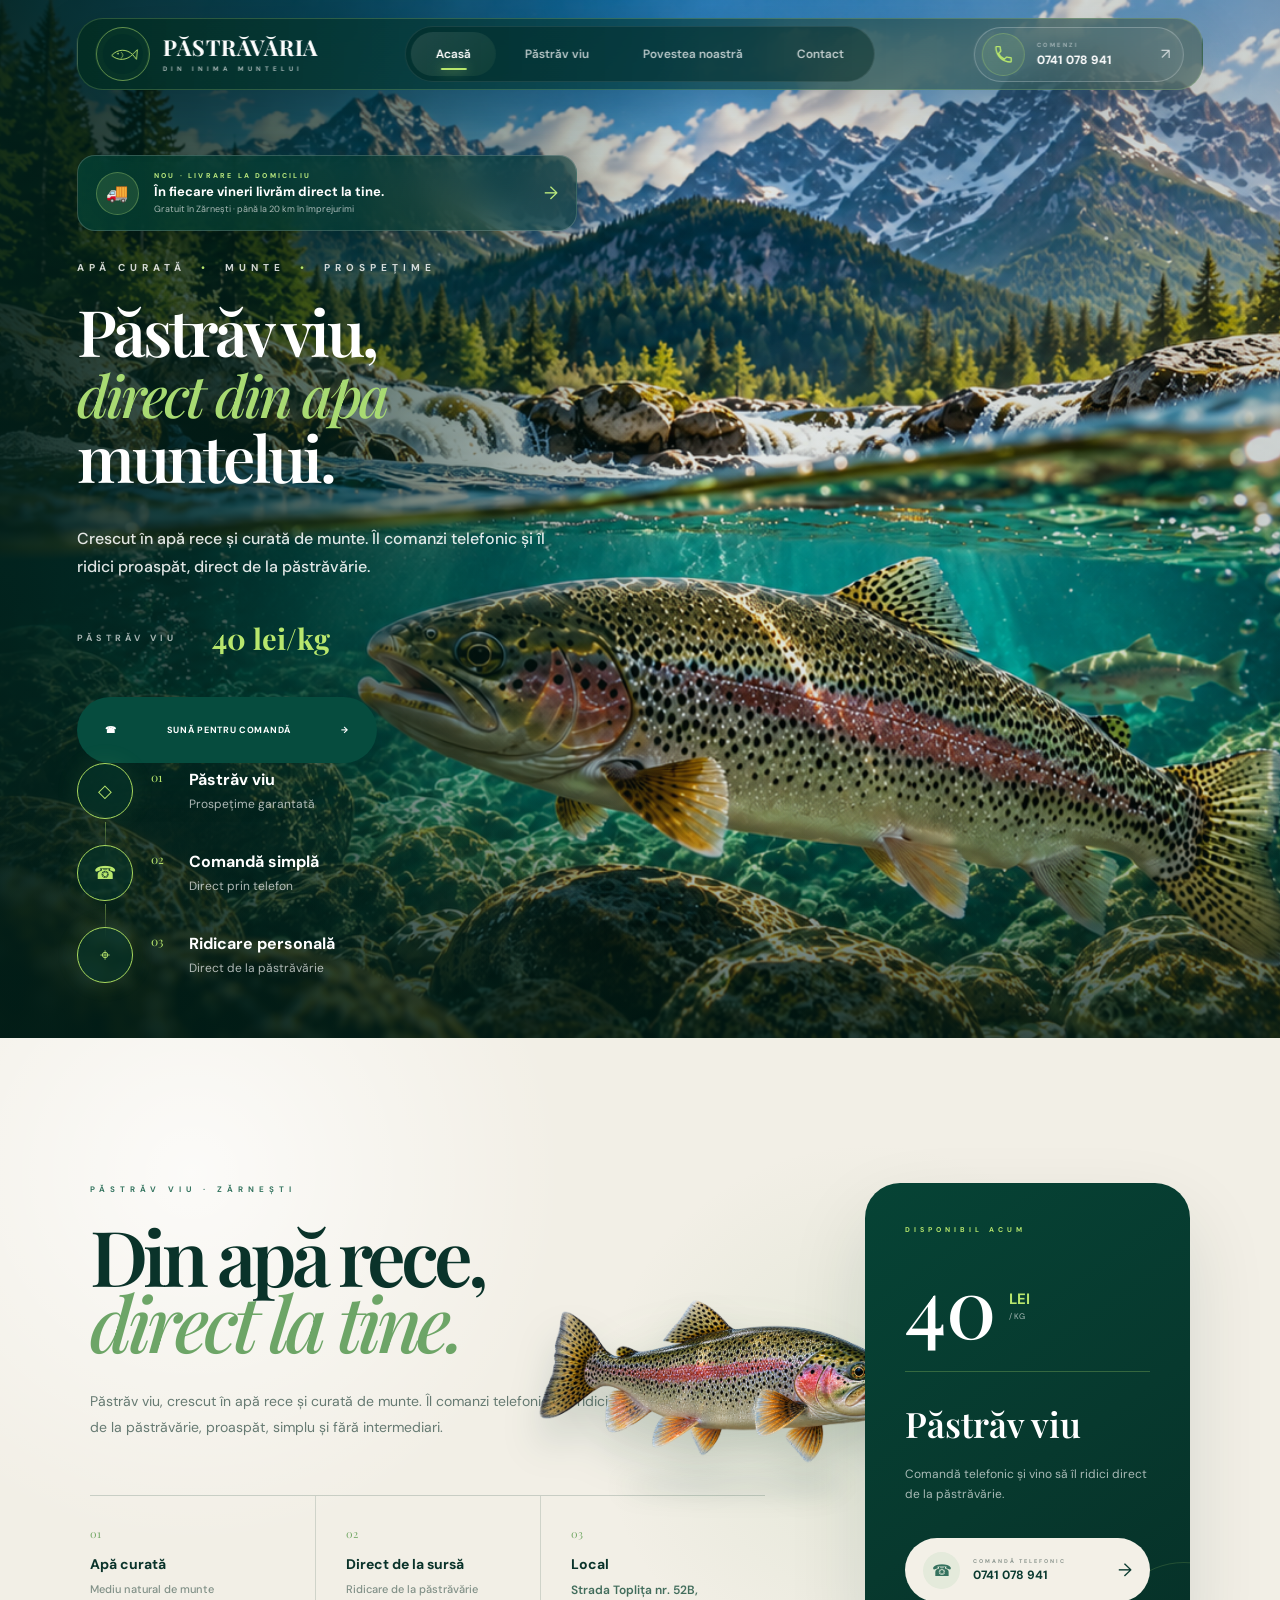
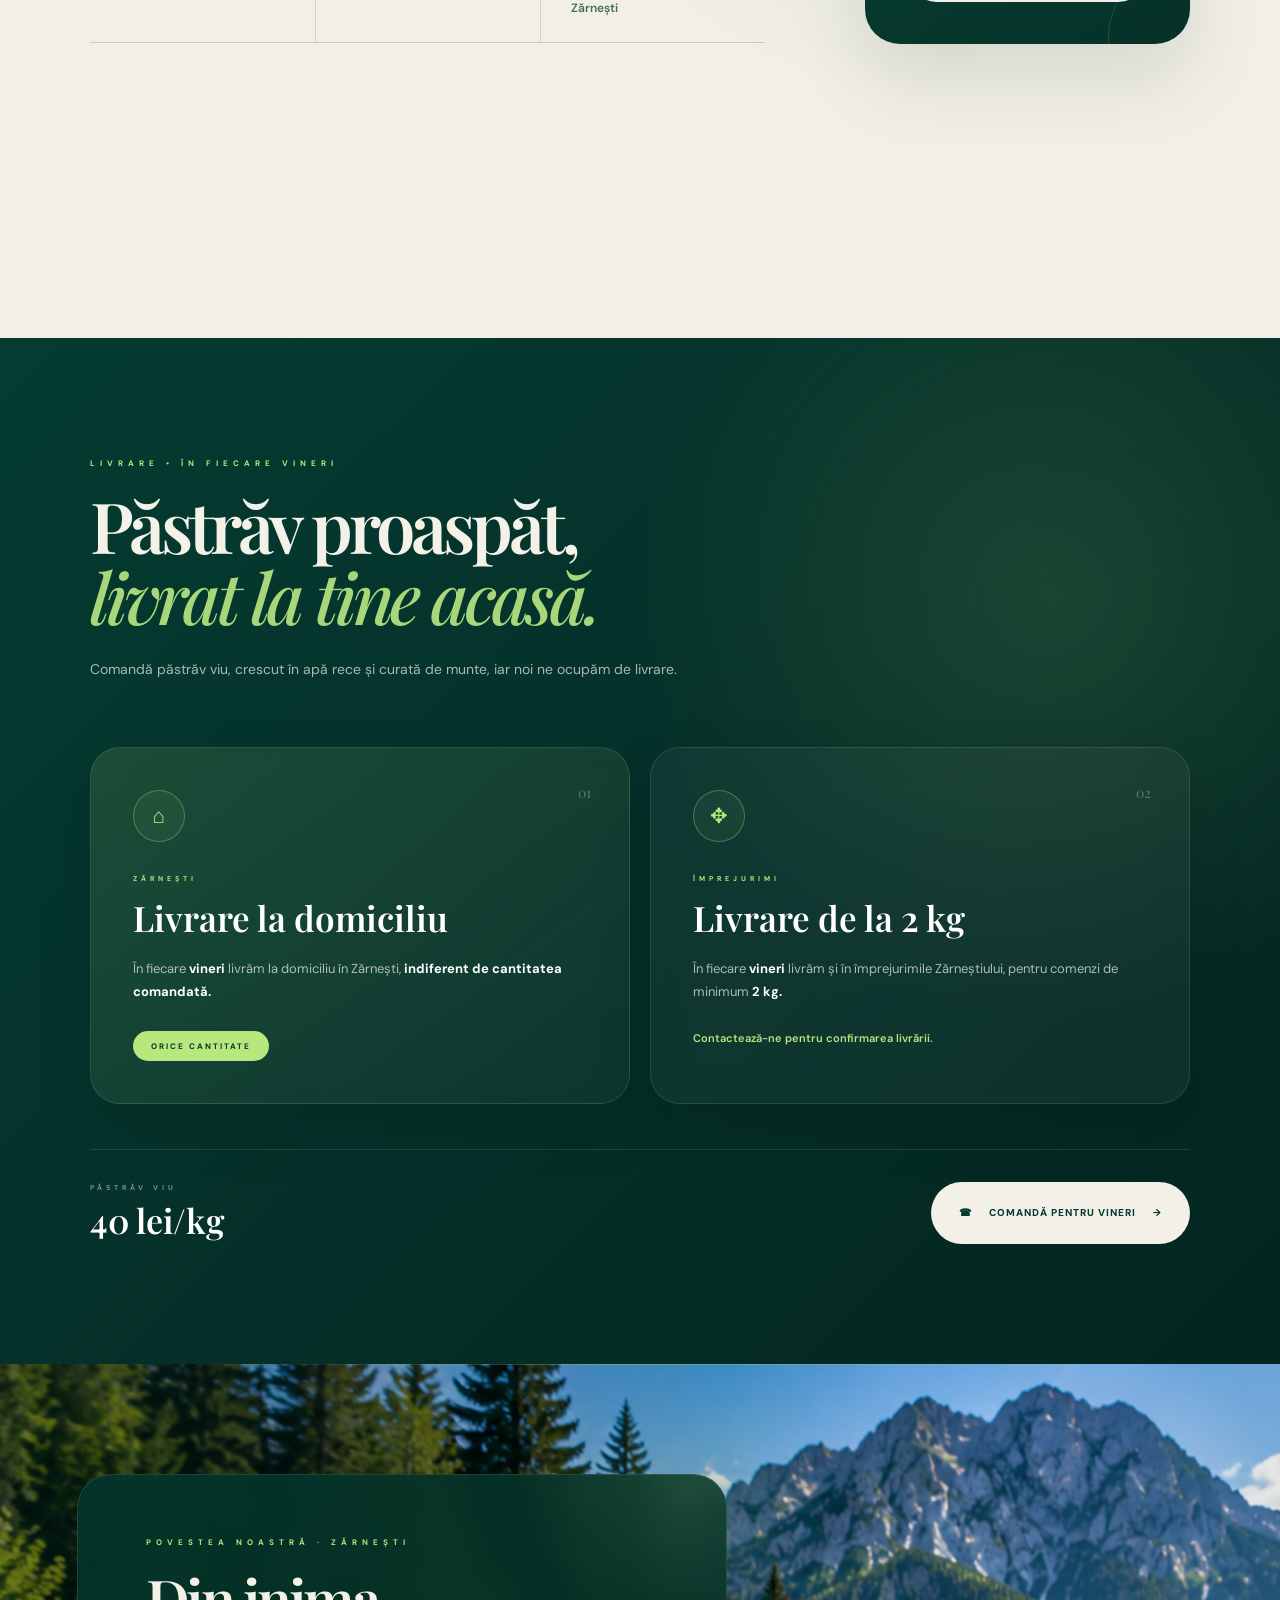
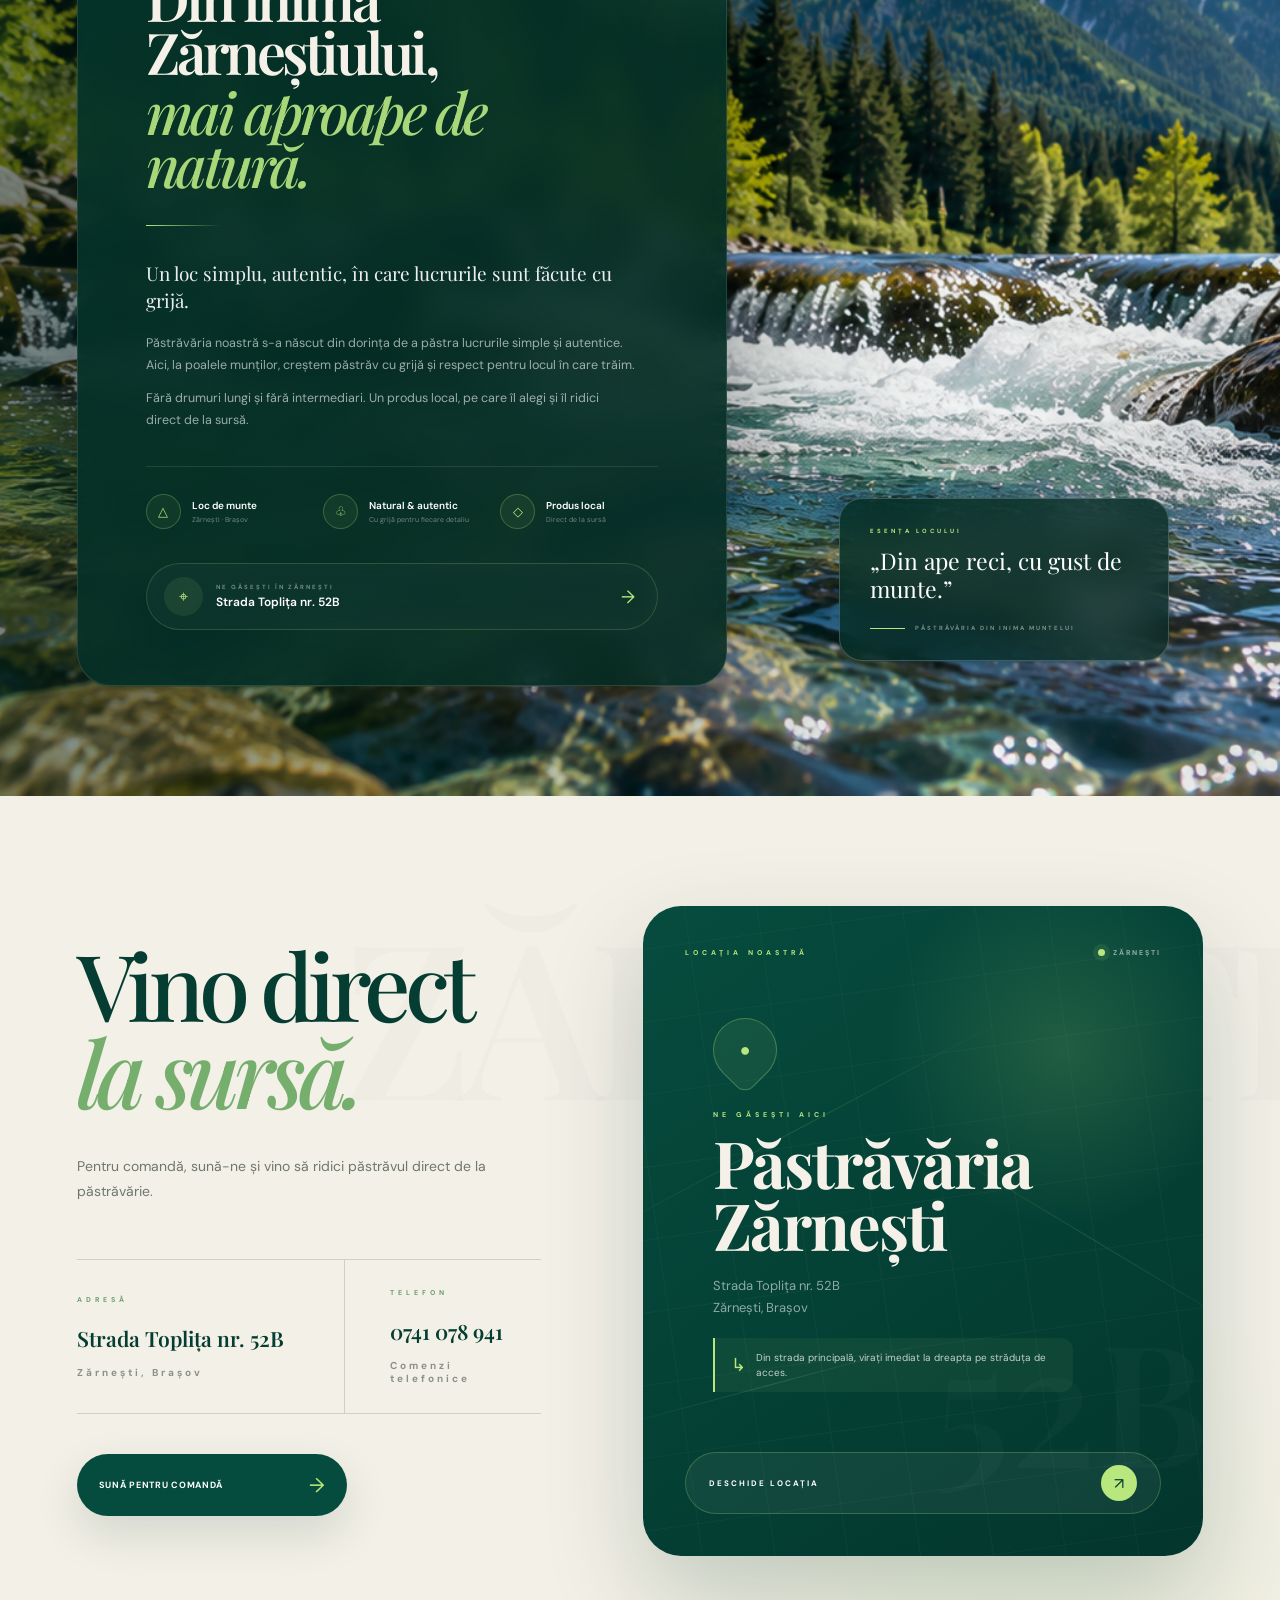
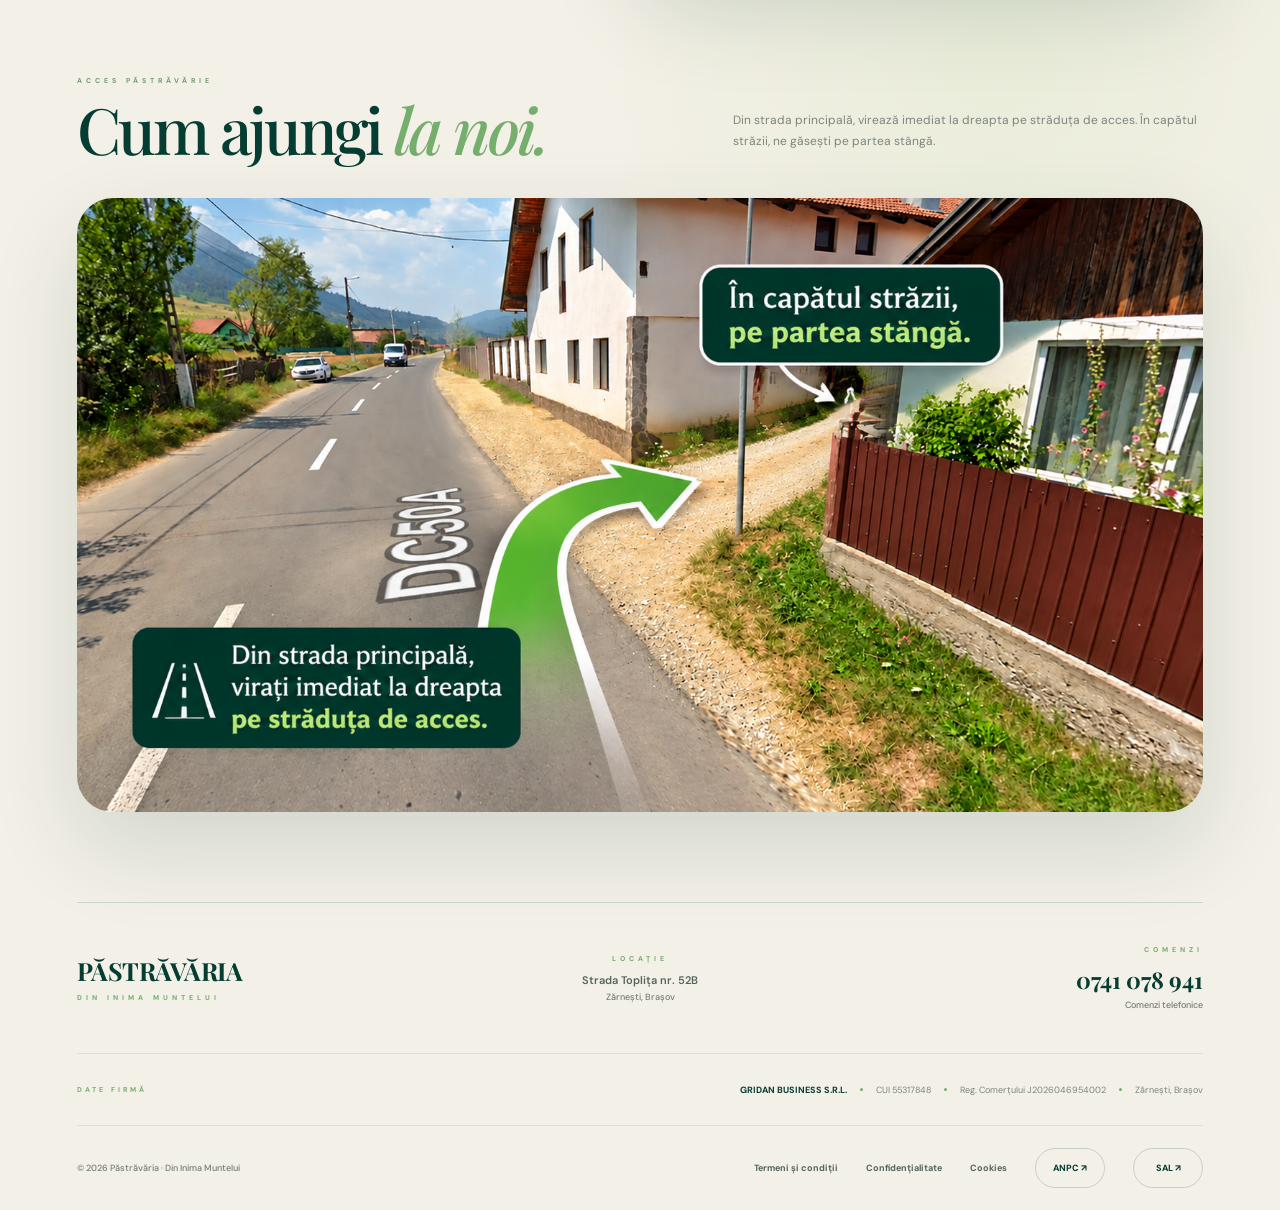
<file: index.html>
<!DOCTYPE html>
<html lang="ro">

<head>
    <meta charset="UTF-8">
    <meta name="viewport" content="width=device-width, initial-scale=1.0">

    <title>Păstrăvăria Zărnești | Păstrăv viu</title>

    <meta
        name="description"
        content="Păstrăv viu și proaspăt în Zărnești. Comandă telefonic și ridică direct de la păstrăvărie."
    >

    <link rel="preconnect" href="https://fonts.googleapis.com">
    <link rel="preconnect" href="https://fonts.gstatic.com" crossorigin>

    <link
        href="https://fonts.googleapis.com/css2?family=DM+Sans:wght@400;500;600;700&family=Playfair+Display:ital,wght@0,600;0,700;1,500;1,600&display=swap"
        rel="stylesheet"
    >

    <link rel="stylesheet" href="style.css">
</head>


</body>


<!-- =========================================================
     HERO
========================================================= -->

<section class="hero" id="acasa">


    <!-- NAVBAR -->

    <header class="navbar" id="navbar">

        <div class="nav-inner">


            <!-- LOGO -->

            <a href="#acasa" class="logo">

                <div class="logo-icon">

                    <svg viewBox="0 0 64 64" aria-hidden="true">

                        <path
                            d="M8 34 C20 20, 39 20, 51 32
                               C39 45, 20 45, 8 34Z"
                            fill="none"
                            stroke="currentColor"
                            stroke-width="2"
                        />

                        <path
                            d="M51 32 L61 22 L59 42 Z"
                            fill="none"
                            stroke="currentColor"
                            stroke-width="2"
                        />

                        <circle
                            cx="21"
                            cy="30"
                            r="1.8"
                            fill="currentColor"
                        />

                        <path
                            d="M27 27 C32 31, 32 36, 27 40"
                            fill="none"
                            stroke="currentColor"
                            stroke-width="1.5"
                        />

                    </svg>

                </div>


                <div class="logo-text">

                    <strong>
                        PĂSTRĂVĂRIA
                    </strong>

                    <span>
                        DIN INIMA MUNTELUI
                    </span>

                </div>

            </a>


            <!-- MENIU DESKTOP -->

            <nav class="desktop-nav" id="navigation">

                <a href="#acasa" class="nav-link active">
                    Acasă
                </a>

                <a href="#pastrav" class="nav-link">
                    Păstrăv viu
                </a>

                <a href="#despre" class="nav-link">
                    Povestea noastră
                </a>

                <a href="#contact" class="nav-link">
                    Contact
                </a>

            </nav>


            <!-- TELEFON -->

            <a
                href="tel:+40741078941"
                class="nav-order"
            >

                <span class="nav-order-icon">

                    <svg viewBox="0 0 24 24">

                        <path
                            d="M6.6 10.8
                               C8.1 13.8 10.2 15.9 13.2 17.4
                               L15.4 15.2
                               C15.7 14.9 16.1 14.8 16.5 15
                               C17.7 15.4 19 15.6 20.3 15.6
                               C20.7 15.6 21 15.9 21 16.3
                               V19.8
                               C21 20.2 20.7 20.5 20.3 20.5
                               C10.9 20.5 3.5 13.1 3.5 3.7
                               C3.5 3.3 3.8 3 4.2 3
                               H7.7
                               C8.1 3 8.4 3.3 8.4 3.7
                               C8.4 5 8.6 6.3 9 7.5
                               C9.1 7.9 9 8.3 8.7 8.6Z"
                            fill="none"
                            stroke="currentColor"
                            stroke-width="1.6"
                        />

                    </svg>

                </span>


                <span class="nav-order-text">

                    <small>
                        COMENZI
                    </small>

                    <strong>
                        0741 078 941
                    </strong>

                </span>


                <span class="nav-arrow">
                    ↗
                </span>

            </a>


            <!-- BUTON MOBIL -->

            <button
                class="mobile-toggle"
                id="menuButton"
                aria-label="Deschide meniul"
            >

                <span></span>
                <span></span>

            </button>

        </div>


        <!-- MENIU MOBIL -->

        <div class="mobile-menu" id="mobileMenu">

            <div class="mobile-menu-bg">
                PĂSTRĂVĂRIA
            </div>


            <div class="mobile-links">

                <a href="#acasa">
                    Acasă
                </a>

                <a href="#pastrav">
                    Păstrăv viu
                </a>

                <a href="#despre">
                    Povestea noastră
                </a>

                <a href="#contact">
                    Contact
                </a>

            </div>


            <div class="mobile-contact">

                <span>
                    COMANDĂ DIRECT
                </span>

                <a href="tel:+40741078941">
                    0741 078 941
                </a>

                <p>
                    Strada Toplița nr. 52B<br>
                    Zărnești · Brașov
                </p>

            </div>

        </div>

    </header>



    <!-- =====================================================
         HERO CONTENT
    ====================================================== -->

    <div class="hero-container">


        <!-- STÂNGA -->

        <div class="hero-copy">
<!-- ANUNȚ LIVRARE -->
<a href="#livrare" class="hero-delivery-news">

    <span class="hero-delivery-icon">
        🚚
    </span>

    <span class="hero-delivery-content">
        <small>NOU · LIVRARE LA DOMICILIU</small>

        <strong>
            În fiecare vineri livrăm direct la tine.
        </strong>

        <em>
            Gratuit în Zărnești · până la 20 km în împrejurimi
        </em>
    </span>

    <span class="hero-delivery-arrow">
        →
    </span>

</a>
            <div class="eyebrow">

                APĂ CURATĂ

                <span>•</span>

                MUNTE

                <span>•</span>

                PROSPEȚIME

            </div>


            <h1>

                Păstrăv viu,

                <em>
                    direct din apa
                </em>

                muntelui.

            </h1>


            <p class="description">

                Crescut în apă rece și curată de munte.
                Îl comanzi telefonic și îl ridici proaspăt,
                direct de la păstrăvărie.

            </p>


            <div class="price-line">

                <span>
                    PĂSTRĂV VIU
                </span>

                <strong>
                    40 lei/kg
                </strong>

            </div>


            <div class="hero-actions">

    <a href="tel:+40741078941" class="contact-call-btn">
        <span class="phone">☎</span>

        <span>
            SUNĂ PENTRU COMANDĂ
        </span>

        <span class="arrow">
            →
        </span>
    </a>

</div>

        </div>



        <!-- DREAPTA -->

        <div class="benefits">


            <div class="benefit">

                <div class="benefit-icon">
                    ◇
                </div>

                <div class="benefit-text">

                    <span class="number">
                        01
                    </span>

                    <strong>
                        Păstrăv viu
                    </strong>

                    <p>
                        Prospețime garantată
                    </p>

                </div>

            </div>



            <div class="benefit">

                <div class="benefit-icon">
                    ☎
                </div>

                <div class="benefit-text">

                    <span class="number">
                        02
                    </span>

                    <strong>
                        Comandă simplă
                    </strong>

                    <p>
                        Direct prin telefon
                    </p>

                </div>

            </div>



            <div class="benefit">

                <div class="benefit-icon">
                    ⌖
                </div>

                <div class="benefit-text">

                    <span class="number">
                        03
                    </span>

                    <strong>
                        Ridicare personală
                    </strong>

                    <p>
                        Direct de la păstrăvărie
                    </p>

                </div>

            </div>


        </div>

    </div>



   


</section>



<!-- =========================================================
     PĂSTRĂV VIU
========================================================= -->

<section
    class="fish-section"
    id="pastrav"
>
<div class="fish-bubbles" aria-hidden="true">
    <span></span>
    <span></span>
    <span></span>
    <span></span>
    <span></span>
    <span></span>
    <span></span>
    <span></span>
</div>

    <div class="fish-section-inner">


        <!-- TEXT -->

        <div class="fish-intro">

            <span class="fish-kicker">
                PĂSTRĂV VIU · ZĂRNEȘTI
            </span>


            <h2>

                Din apă rece,<br>

                <em>
                    direct la tine.
                </em>

            </h2>


            <p>

                Păstrăv viu, crescut în apă rece și curată de munte.
                Îl comanzi telefonic și îl ridici direct de la păstrăvărie,
                proaspăt, simplu și fără intermediari.

            </p>



            <!-- INFORMAȚII -->

            <div class="fish-features">


                <div>

                    <span>
                        01
                    </span>

                    <strong>
                        Apă curată
                    </strong>

                    <small>
                        Mediu natural de munte
                    </small>

                </div>


                <div>

                    <span>
                        02
                    </span>

                   <strong>
    Direct de la sursă
</strong>

<small>
    Ridicare de la păstrăvărie
</small>

                </div>


                <div>

                    <span>
                        03
                    </span>

                    <strong>
                        Local
                    </strong>

                    <small class="location-address">
                        Strada Toplița nr. 52B, Zărnești
                    </small>

                </div>


            </div>

        </div>



        <!-- PĂSTRĂV -->

        <div
            class="floating-trout"
            aria-hidden="true"
        >

            <div class="trout-glow"></div>

            <img
                src="images/pastrav-real.png"
                alt=""
                class="trout-image"
            >

            <span class="trout-shadow"></span>

        </div>



        <!-- CARD PREȚ -->

        <div class="fish-card">

            <span class="fish-card-label">
                DISPONIBIL ACUM
            </span>


            <div class="fish-price">

                <strong>
                    40
                </strong>

                <div>

                    <span>
                        LEI
                    </span>

                    <small>
                        / KG
                    </small>

                </div>

            </div>


            <div class="fish-card-line"></div>


            <h3>
                Păstrăv viu
            </h3>


            <p>
                Comandă telefonic și vino să îl ridici
                direct de la păstrăvărie.
            </p>


            <a
                href="tel:+40741078941"
                class="fish-call"
            >

                <span>
                    ☎
                </span>

                <div>

                    <small>
                        COMANDĂ TELEFONIC
                    </small>

                    <strong>
                        0741 078 941
                    </strong>

                </div>

                <b>
                    →
                </b>

            </a>

        </div>

    </div>


   

<div class="fish-big-word">

</div>

</section>

<!-- ========================================
     LIVRARE
======================================== -->

<section class="delivery-section" id="livrare">

    <div class="delivery-inner">

        <div class="delivery-top">

            <div class="delivery-badge">
                LIVRARE • ÎN FIECARE VINERI
            </div>

            <h2>
                Păstrăv proaspăt,
                <em>livrat la tine acasă.</em>
            </h2>

            <p class="delivery-intro">
                Comandă păstrăv viu, crescut în apă rece și curată de munte,
                iar noi ne ocupăm de livrare.
            </p>

        </div>


        <div class="delivery-grid">

            <!-- ZARNESTI -->
            <div class="delivery-card delivery-card-main">

                <span class="delivery-number">01</span>

                <div class="delivery-icon">⌂</div>

                <span class="delivery-label">
                    ZĂRNEȘTI
                </span>

             <h3>Livrare la domiciliu</h3>

<p>
    În fiecare <strong>vineri</strong> livrăm la domiciliu
    în Zărnești,
    <strong>indiferent de cantitatea comandată.</strong>
</p>

<div class="delivery-free">
    ORICE CANTITATE
</div>

            </div>


           <!-- IMPREJURIMI -->
<div class="delivery-card">

    <span class="delivery-number">02</span>

    <div class="delivery-icon">✥</div>

    <span class="delivery-label">
        ÎMPREJURIMI
    </span>

    <h3>Livrare de la 2 kg</h3>

    <p>
    În fiecare <strong>vineri</strong> livrăm și în
    împrejurimile Zărneștiului, pentru comenzi de
    minimum <strong>2 kg.</strong>
</p>

<span class="delivery-note">
    Contactează-ne pentru confirmarea livrării.
</span>

</div>

        </div>


        <div class="delivery-bottom">

            <div class="delivery-price">
                <span>PĂSTRĂV VIU</span>
                <strong>40 lei/kg</strong>
            </div>

            <a href="tel:+40741078941"
               class="delivery-call">

                <span>☎</span>
                COMANDĂ PENTRU VINERI
                <span>→</span>

            </a>

        </div>

    </div>

</section>


<!-- =========================================================
     POVESTEA NOASTRĂ
========================================================= -->

<section class="story-section" id="despre">

    <div class="story-overlay"></div>

    <div class="story-content">

        <div class="story-panel">

            <span class="story-kicker">
                POVESTEA NOASTRĂ · ZĂRNEȘTI
            </span>

            <h2>
                Din inima<br>
                Zărneștiului,
                <em>mai aproape de natură.</em>
            </h2>

            <div class="story-line"></div>

            <p class="story-lead">
                Un loc simplu, autentic, în care lucrurile
                sunt făcute cu grijă.
            </p>

            <p class="story-text">
                Păstrăvăria noastră s-a născut din dorința
                de a păstra lucrurile simple și autentice.
                Aici, la poalele munților, creștem păstrăv
                cu grijă și respect pentru locul în care trăim.
            </p>

            <p class="story-text">
                Fără drumuri lungi și fără intermediari.
                Un produs local, pe care îl alegi și îl ridici
                direct de la sursă.
            </p>


            <!-- VALORI -->

            <div class="story-values">

                <div class="story-value">

                    <span class="story-value-icon">
                        △
                    </span>

                    <div>
                        <strong>Loc de munte</strong>
                        <small>Zărnești · Brașov</small>
                    </div>

                </div>


                <div class="story-value">

                    <span class="story-value-icon">
                        ♧
                    </span>

                    <div>
                        <strong>Natural & autentic</strong>
                        <small>Cu grijă pentru fiecare detaliu</small>
                    </div>

                </div>


                <div class="story-value">

                    <span class="story-value-icon">
                        ◇
                    </span>

                    <div>
                        <strong>Produs local</strong>
                        <small>Direct de la sursă</small>
                    </div>

                </div>

            </div>


            <!-- LOCAȚIE -->

            <div class="story-location">

                <span class="story-location-icon">
                    ⌖
                </span>

                <div>

                    <small>
                        NE GĂSEȘTI ÎN ZĂRNEȘTI
                    </small>

                    <strong>
                        Strada Toplița nr. 52B
                    </strong>

                </div>

                <span class="story-location-arrow">
                    →
                </span>

            </div>

        </div>


        <!-- CARD MIC DREAPTA -->

        <div class="story-floating-card">

            <span class="story-card-label">
               ESENȚA LOCULUI
            </span>

            <p>
                „Din ape reci, cu gust de munte.”
            </p>

            <div class="story-card-bottom">

                <span></span>

                <small>
                    PĂSTRĂVĂRIA DIN INIMA MUNTELUI
                </small>

            </div>

        </div>

    </div>

</section>


<!-- =========================================================
     CONTACT
========================================================= -->

<section class="contact-section" id="contact">

    <div class="contact-bg-word">ZĂRNEȘTI</div>

    <div class="contact-wrapper">

        <!-- STÂNGA -->
        <div class="contact-left">

           

            <h2>
                Vino direct
                <em>la sursă.</em>
            </h2>

            <p class="contact-intro">
                Pentru comandă, sună-ne și vino să ridici
                păstrăvul direct de la păstrăvărie.
            </p>

            <div class="contact-details">

                <div class="contact-detail">
                    <span>ADRESĂ</span>

                    <strong>
                        Strada Toplița nr. 52B
                    </strong>

                    <small>
                        Zărnești, Brașov
                    </small>
                </div>


                <div class="contact-detail">
                    <span>TELEFON</span>

                    <a href="tel:+40741078941">
                        0741 078 941
                    </a>

                    <small>
                        Comenzi telefonice
                    </small>
                </div>

            </div>


            <a
                href="tel:+40741078941"
                class="contact-call-btn"
            >
                <span>SUNĂ PENTRU COMANDĂ</span>
                <b>→</b>
            </a>

        </div>


        <!-- DREAPTA -->
        <div class="contact-right">

            <div class="location-card">

                <div class="location-top">
                    <span>LOCAȚIA NOASTRĂ</span>

                    <div class="location-dot">
                        <i></i>
                        ZĂRNEȘTI
                    </div>
                </div>


                <div class="location-center">

                    <div class="map-pin">
                        <span>●</span>
                    </div>

                    <small>
                        NE GĂSEȘTI AICI
                    </small>

                    <h3>
                        Păstrăvăria<br>
                        Zărnești
                    </h3>

                    <p class="location-address-card">
    Strada Toplița nr. 52B<br>
    Zărnești, Brașov
</p>

<div class="access-note">
    <span>↳</span>

    <p>
        Din strada principală, virați imediat la dreapta
        pe străduța de acces.
    </p>
</div>
                </div>


                <a
                    class="location-button"
                  href="https://www.google.com/maps/search/?api=1&query=Strada+Toplita+52B+Zarnesti+Brasov"
                    target="_blank"
                    rel="noopener"
                >
                    <span>DESCHIDE LOCAȚIA</span>
                    <b>↗</b>
                </a>


                <div class="map-line map-line-one"></div>
                <div class="map-line map-line-two"></div>
                <div class="map-line map-line-three"></div>

            </div>

        </div>

    </div>

<!-- CUM AJUNGI LA NOI -->
<div class="access-section">

    <div class="access-header">

        <div>
            <span class="access-kicker">ACCES PĂSTRĂVĂRIE</span>

            <h3>
                Cum ajungi
                <em>la noi.</em>
            </h3>
        </div>

        <p>
            Din strada principală, virează imediat la dreapta
            pe străduța de acces. În capătul străzii,
            ne găsești pe partea stângă.
        </p>

    </div>

    <div class="access-image-wrapper">

        <img
            src="images/acces-pastravarie.png"
            alt="Indicații de acces către Păstrăvăria Zărnești"
        >

    

    </div>

</div>
    <!-- FOOTER -->
<footer class="site-footer">

    <div class="footer-top">

        <div class="footer-brand">
            <strong>PĂSTRĂVĂRIA</strong>
            <span>DIN INIMA MUNTELUI</span>
        </div>

        <div class="footer-info">
            <span>LOCAȚIE</span>
            <p>Strada Toplița nr. 52B</p>
            <small>Zărnești, Brașov</small>
        </div>

        <div class="footer-info footer-phone">
            <span>COMENZI</span>
            <a href="tel:+40741078941">0741 078 941</a>
            <small>Comenzi telefonice</small>
        </div>

    </div>

<!-- DATE FIRMĂ -->
<div class="footer-company">

    <span class="footer-company-label">
        DATE FIRMĂ
    </span>

    <div class="footer-company-details">

        <strong>GRIDAN BUSINESS S.R.L.</strong>

        <span class="footer-company-dot"></span>

        <span>CUI 55317848</span>

        <span class="footer-company-dot"></span>

        <span>Reg. Comerțului J2026046954002</span>

        <span class="footer-company-dot"></span>

        <span>Zărnești, Brașov</span>

    </div>

</div>
    <div class="footer-legal-row">

        <p>
            © 2026 Păstrăvăria · Din Inima Muntelui
        </p>

        <div class="footer-links">

            <a href="termeni.html">
                Termeni și condiții
            </a>

            <a href="confidentialitate.html">
                Confidențialitate
            </a>

            <a href="cookies.html">
                Cookies
            </a>

            <a
                href="https://anpc.ro/"
                target="_blank"
                rel="noopener noreferrer"
                class="footer-anpc"
            >
                ANPC ↗
            </a>

            <a
                href="https://reclamatiisal.anpc.ro/"
                target="_blank"
                rel="noopener noreferrer"
                class="footer-anpc"
            >
                SAL ↗
            </a>

        </div>

    </div>

</footer>
    

</section>

<!-- =========================================================
     FOOTER
========================================================= -->




<script src="script.js"></script>

</body>
</html>
</file>
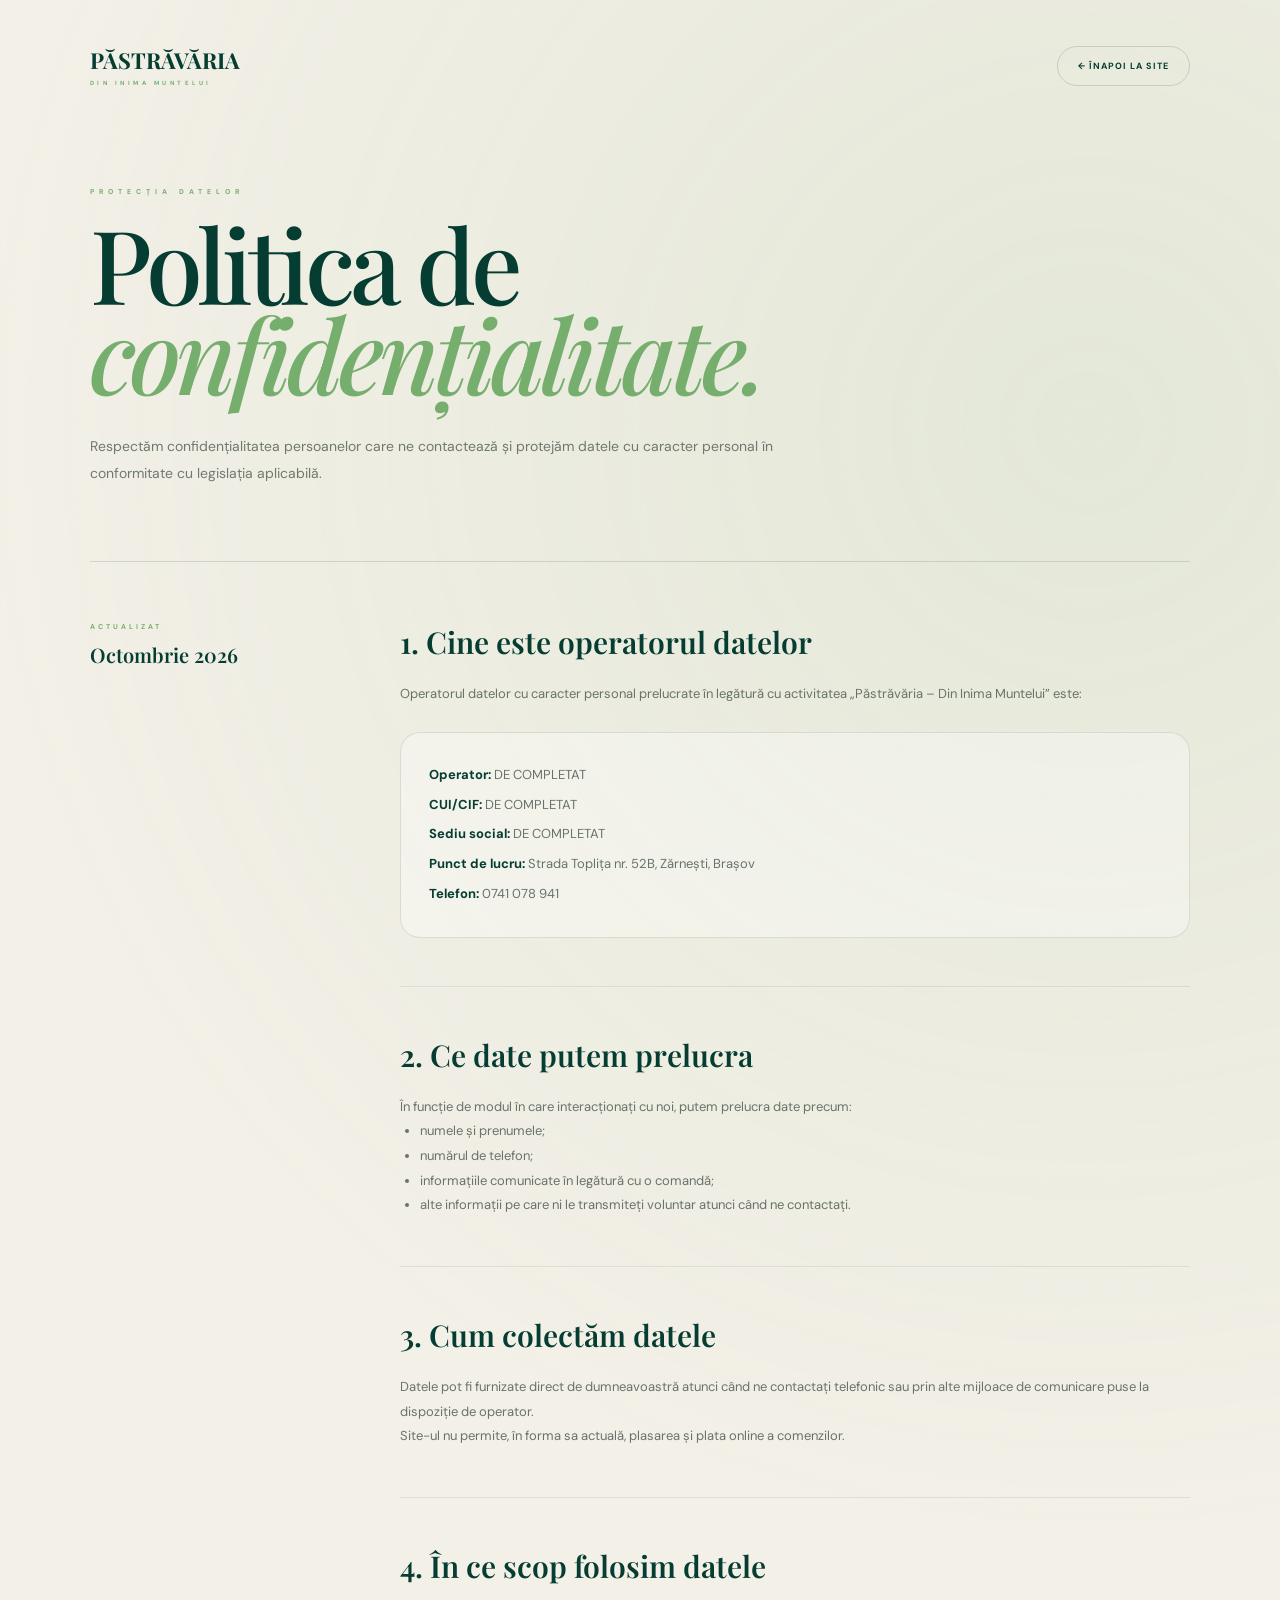
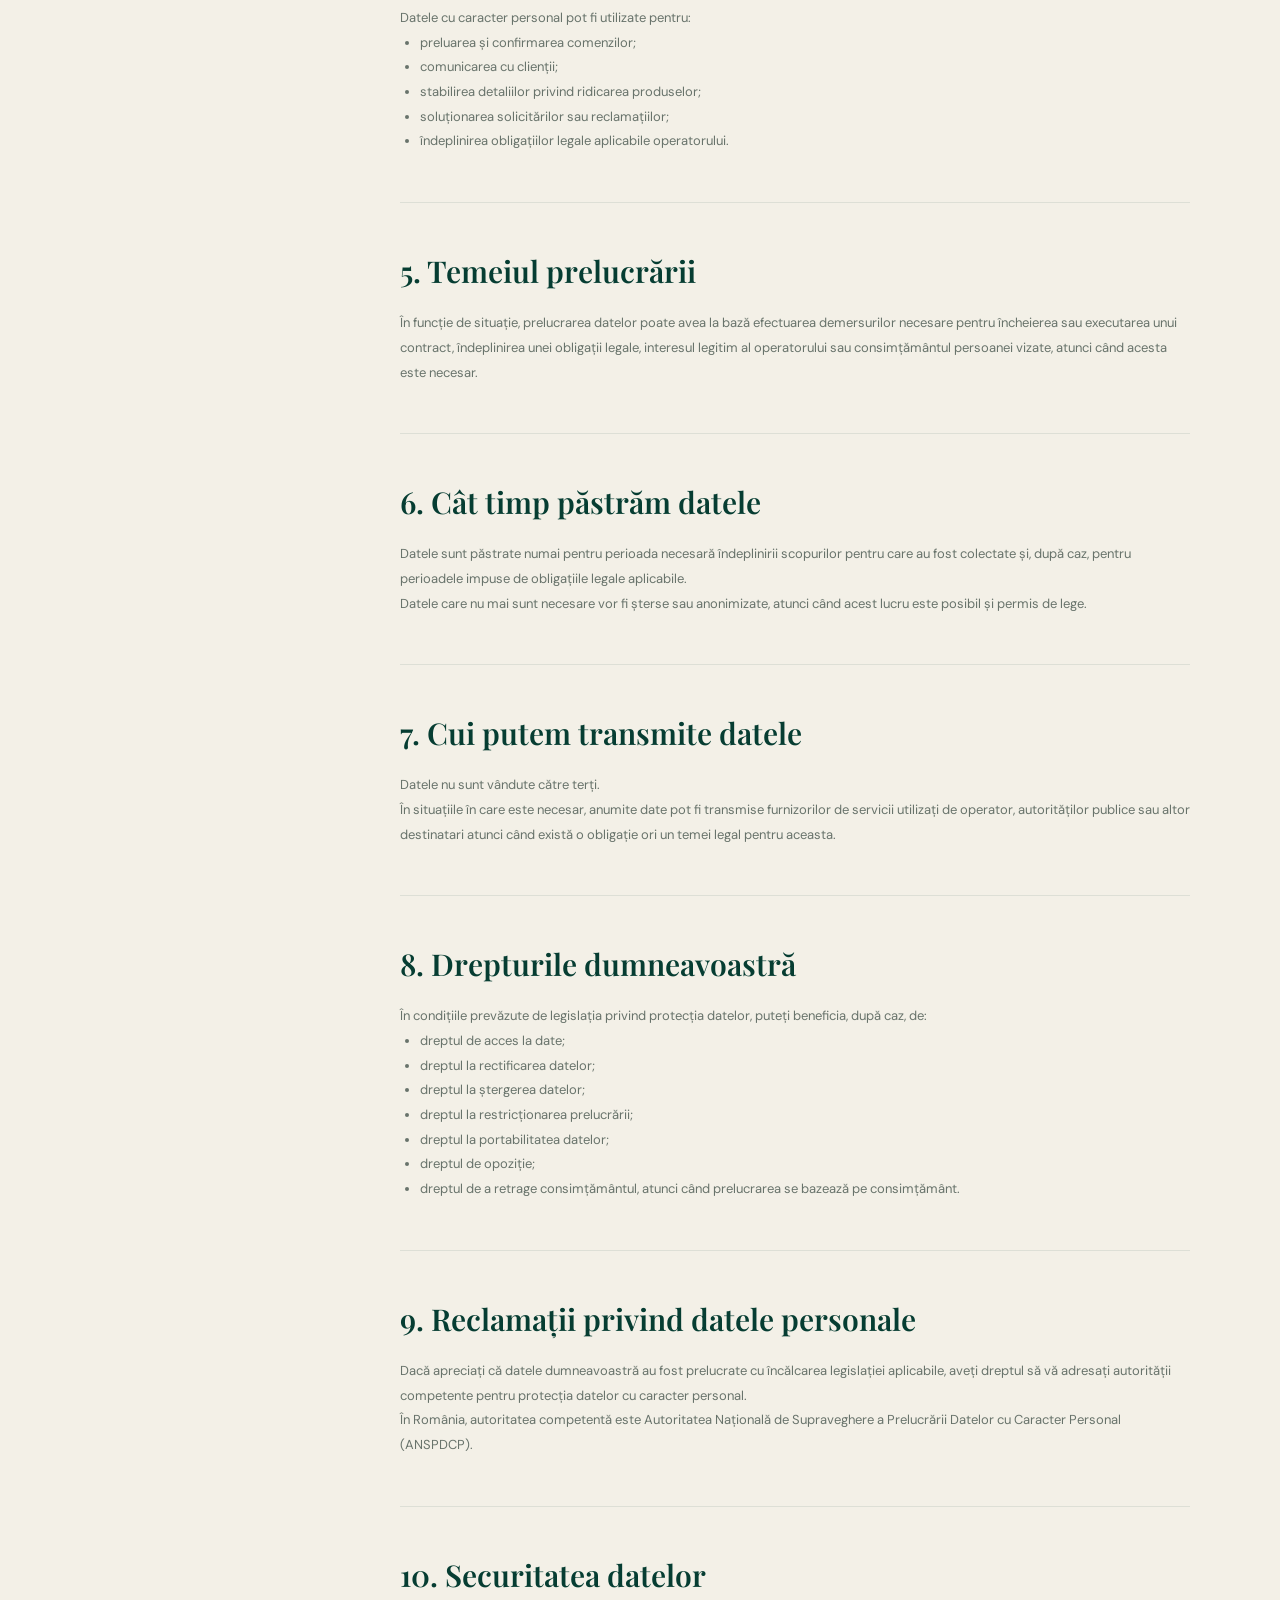
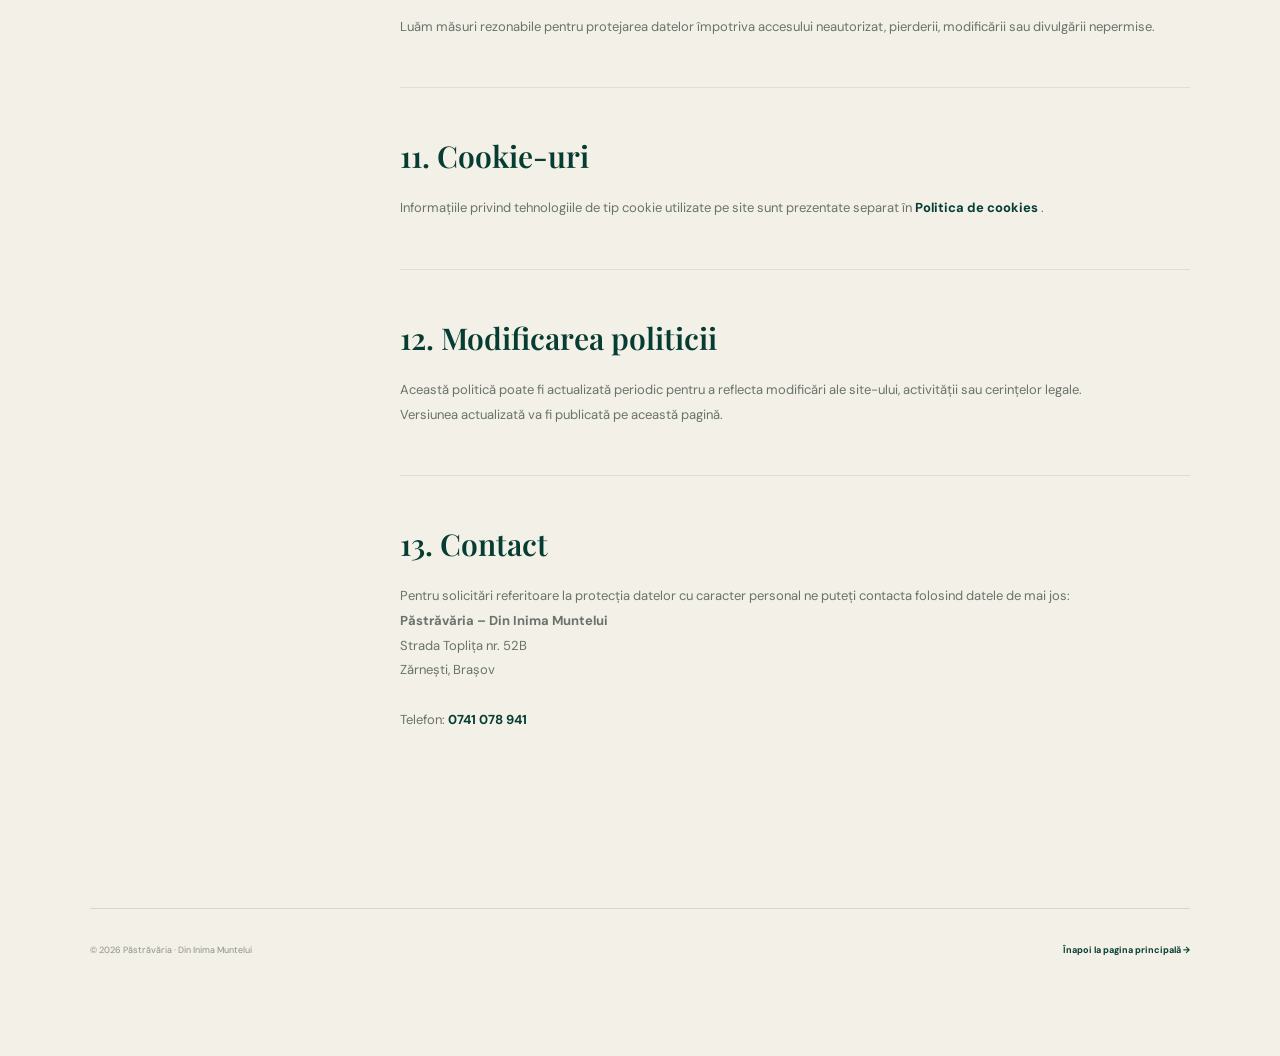
<file: confidentialitate.html>
<!DOCTYPE html>
<html lang="ro">

<head>
    <meta charset="UTF-8">
    <meta name="viewport" content="width=device-width, initial-scale=1.0">

    <title>Politica de confidențialitate | Păstrăvăria – Din Inima Muntelui</title>

    <meta
        name="description"
        content="Politica de confidențialitate și informații privind protecția datelor cu caracter personal."
    >

    <link rel="preconnect" href="https://fonts.googleapis.com">
    <link rel="preconnect" href="https://fonts.gstatic.com" crossorigin>

    <link
        href="https://fonts.googleapis.com/css2?family=DM+Sans:wght@400;500;600;700&family=Playfair+Display:ital,wght@0,500;0,600;1,500&display=swap"
        rel="stylesheet"
    >

    <link rel="stylesheet" href="style.css">

    <style>

        body {
            margin: 0;
            background: #f3f0e7;
            color: #063d32;
        }

        .legal-page {
            min-height: 100vh;
            padding: 45px 7% 100px;

            background:
                radial-gradient(
                    circle at 85% 10%,
                    rgba(118, 174, 109, .12),
                    transparent 28%
                ),
                #f3f0e7;
        }


        /* NAV */

        .legal-nav {
            width: 100%;
            max-width: 1450px;
            margin: 0 auto 100px;

            display: flex;
            align-items: center;
            justify-content: space-between;
        }

        .legal-logo {
            display: flex;
            flex-direction: column;
            text-decoration: none;
        }

        .legal-logo strong {
            font-family: "Playfair Display", Georgia, serif;
            font-size: 22px;
            color: #063d32;
        }

        .legal-logo span {
            margin-top: 4px;

            font-family: "DM Sans", sans-serif;
            font-size: 6px;
            font-weight: 700;
            letter-spacing: 3.5px;

            color: #76ae6d;
        }

        .back-home {
            padding: 13px 20px;

            border: 1px solid rgba(6, 61, 50, .16);
            border-radius: 50px;

            font-family: "DM Sans", sans-serif;
            font-size: 9px;
            font-weight: 700;
            letter-spacing: 1px;

            color: #063d32;
            text-decoration: none;

            transition: .25s ease;
        }

        .back-home:hover {
            background: #063d32;
            color: #fff;
        }


        /* HEADER */

        .legal-header {
            width: 100%;
            max-width: 1100px;
            margin: 0 auto 75px;
        }

        .legal-kicker {
            display: block;
            margin-bottom: 22px;

            font-family: "DM Sans", sans-serif;
            font-size: 7px;
            font-weight: 700;
            letter-spacing: 5px;

            color: #76ae6d;
        }

        .legal-header h1 {
            margin: 0;

            font-family: "Playfair Display", Georgia, serif;
            font-size: clamp(60px, 8vw, 125px);
            line-height: .88;
            letter-spacing: -5px;
            font-weight: 500;

            color: #063d32;
        }

        .legal-header h1 em {
            display: block;
            color: #76ae6d;
            font-weight: 500;
        }

        .legal-intro {
            max-width: 690px;
            margin: 35px 0 0;

            font-family: "DM Sans", sans-serif;
            font-size: 14px;
            line-height: 1.9;

            color: #707971;
        }


        /* CONTENT */

        .legal-content {
            width: 100%;
            max-width: 1100px;
            margin: 0 auto;

            display: grid;
            grid-template-columns: 230px 1fr;
            gap: 80px;

            padding-top: 60px;

            border-top: 1px solid rgba(6, 61, 50, .15);
        }

        .legal-side {
            position: sticky;
            top: 40px;
            height: fit-content;
        }

        .legal-side span {
            display: block;
            margin-bottom: 10px;

            font-family: "DM Sans", sans-serif;
            font-size: 7px;
            font-weight: 700;
            letter-spacing: 3px;

            color: #76ae6d;
        }

        .legal-side strong {
            font-family: "Playfair Display", Georgia, serif;
            font-size: 20px;
            font-weight: 600;

            color: #063d32;
        }

        .legal-text section {
            padding-bottom: 48px;
            margin-bottom: 48px;

            border-bottom: 1px solid rgba(6, 61, 50, .09);
        }

        .legal-text section:last-child {
            border-bottom: none;
        }

        .legal-text h2 {
            margin: 0 0 20px;

            font-family: "Playfair Display", Georgia, serif;
            font-size: 30px;
            font-weight: 600;

            color: #063d32;
        }

        .legal-text p,
        .legal-text li {
            font-family: "DM Sans", sans-serif;
            font-size: 13px;
            line-height: 1.9;

            color: #68736b;
        }

        .legal-text ul {
            padding-left: 20px;
        }

        .legal-text a {
            color: #063d32;
            font-weight: 700;
        }


        /* BOX OPERATOR */

        .company-box {
            margin-top: 25px;
            padding: 25px 28px;

            border: 1px solid rgba(6, 61, 50, .12);
            border-radius: 20px;

            background: rgba(255,255,255,.32);
        }

        .company-box p {
            margin: 5px 0;
        }

        .company-box strong {
            color: #063d32;
        }


        /* FOOTER */

        .legal-footer {
            width: 100%;
            max-width: 1100px;

            margin: 80px auto 0;
            padding-top: 35px;

            display: flex;
            justify-content: space-between;
            align-items: center;
            gap: 30px;

            border-top: 1px solid rgba(6,61,50,.14);

            font-family: "DM Sans", sans-serif;
        }

        .legal-footer p {
            margin: 0;
            font-size: 9px;
            color: #8a928b;
        }

        .legal-footer a {
            font-size: 9px;
            font-weight: 700;

            color: #063d32;
            text-decoration: none;
        }


        /* MOBILE */

        @media (max-width: 800px) {

            .legal-page {
                padding: 30px 7% 70px;
            }

            .legal-nav {
                margin-bottom: 70px;
            }

            .legal-header h1 {
                font-size: clamp(52px, 15vw, 80px);
                letter-spacing: -3px;
            }

            .legal-content {
                grid-template-columns: 1fr;
                gap: 45px;
            }

            .legal-side {
                position: static;
            }

            .legal-footer {
                flex-direction: column;
                align-items: flex-start;
            }
        }

    </style>

</head>


<body>

<main class="legal-page">

    <!-- NAV -->
    <nav class="legal-nav">

        <a href="index.html" class="legal-logo">
            <strong>PĂSTRĂVĂRIA</strong>
            <span>DIN INIMA MUNTELUI</span>
        </a>

        <a href="index.html" class="back-home">
            ← ÎNAPOI LA SITE
        </a>

    </nav>


    <!-- HEADER -->
    <header class="legal-header">

        <span class="legal-kicker">
            PROTECȚIA DATELOR
        </span>

        <h1>
            Politica de
            <em>confidențialitate.</em>
        </h1>

        <p class="legal-intro">
            Respectăm confidențialitatea persoanelor care ne contactează
            și protejăm datele cu caracter personal în conformitate cu
            legislația aplicabilă.
        </p>

    </header>


    <div class="legal-content">

        <aside class="legal-side">
            <span>ACTUALIZAT</span>
            <strong>Octombrie 2026</strong>
        </aside>


        <div class="legal-text">


            <section>

                <h2>1. Cine este operatorul datelor</h2>

                <p>
                    Operatorul datelor cu caracter personal prelucrate
                    în legătură cu activitatea „Păstrăvăria – Din Inima
                    Muntelui” este:
                </p>

                <div class="company-box">

                    <p>
                        <strong>Operator:</strong>
                        DE COMPLETAT
                    </p>

                    <p>
                        <strong>CUI/CIF:</strong>
                        DE COMPLETAT
                    </p>

                    <p>
                        <strong>Sediu social:</strong>
                        DE COMPLETAT
                    </p>

                    <p>
                        <strong>Punct de lucru:</strong>
                        Strada Toplița nr. 52B, Zărnești, Brașov
                    </p>

                    <p>
                        <strong>Telefon:</strong>
                        0741 078 941
                    </p>

                </div>

            </section>


            <section>

                <h2>2. Ce date putem prelucra</h2>

                <p>
                    În funcție de modul în care interacționați cu noi,
                    putem prelucra date precum:
                </p>

                <ul>
                    <li>numele și prenumele;</li>
                    <li>numărul de telefon;</li>
                    <li>informațiile comunicate în legătură cu o comandă;</li>
                    <li>
                        alte informații pe care ni le transmiteți
                        voluntar atunci când ne contactați.
                    </li>
                </ul>

            </section>


            <section>

                <h2>3. Cum colectăm datele</h2>

                <p>
                    Datele pot fi furnizate direct de dumneavoastră
                    atunci când ne contactați telefonic sau prin alte
                    mijloace de comunicare puse la dispoziție de
                    operator.
                </p>

                <p>
                    Site-ul nu permite, în forma sa actuală, plasarea
                    și plata online a comenzilor.
                </p>

            </section>


            <section>

                <h2>4. În ce scop folosim datele</h2>

                <p>
                    Datele cu caracter personal pot fi utilizate pentru:
                </p>

                <ul>
                    <li>preluarea și confirmarea comenzilor;</li>
                    <li>comunicarea cu clienții;</li>
                    <li>
                        stabilirea detaliilor privind ridicarea
                        produselor;
                    </li>
                    <li>soluționarea solicitărilor sau reclamațiilor;</li>
                    <li>
                        îndeplinirea obligațiilor legale aplicabile
                        operatorului.
                    </li>
                </ul>

            </section>


            <section>

                <h2>5. Temeiul prelucrării</h2>

                <p>
                    În funcție de situație, prelucrarea datelor poate
                    avea la bază efectuarea demersurilor necesare pentru
                    încheierea sau executarea unui contract, îndeplinirea
                    unei obligații legale, interesul legitim al
                    operatorului sau consimțământul persoanei vizate,
                    atunci când acesta este necesar.
                </p>

            </section>


            <section>

                <h2>6. Cât timp păstrăm datele</h2>

                <p>
                    Datele sunt păstrate numai pentru perioada necesară
                    îndeplinirii scopurilor pentru care au fost
                    colectate și, după caz, pentru perioadele impuse
                    de obligațiile legale aplicabile.
                </p>

                <p>
                    Datele care nu mai sunt necesare vor fi șterse sau
                    anonimizate, atunci când acest lucru este posibil
                    și permis de lege.
                </p>

            </section>


            <section>

                <h2>7. Cui putem transmite datele</h2>

                <p>
                    Datele nu sunt vândute către terți.
                </p>

                <p>
                    În situațiile în care este necesar, anumite date
                    pot fi transmise furnizorilor de servicii utilizați
                    de operator, autorităților publice sau altor
                    destinatari atunci când există o obligație ori un
                    temei legal pentru aceasta.
                </p>

            </section>


            <section>

                <h2>8. Drepturile dumneavoastră</h2>

                <p>
                    În condițiile prevăzute de legislația privind
                    protecția datelor, puteți beneficia, după caz, de:
                </p>

                <ul>
                    <li>dreptul de acces la date;</li>
                    <li>dreptul la rectificarea datelor;</li>
                    <li>dreptul la ștergerea datelor;</li>
                    <li>dreptul la restricționarea prelucrării;</li>
                    <li>dreptul la portabilitatea datelor;</li>
                    <li>dreptul de opoziție;</li>
                    <li>
                        dreptul de a retrage consimțământul, atunci
                        când prelucrarea se bazează pe consimțământ.
                    </li>
                </ul>

            </section>


            <section>

                <h2>9. Reclamații privind datele personale</h2>

                <p>
                    Dacă apreciați că datele dumneavoastră au fost
                    prelucrate cu încălcarea legislației aplicabile,
                    aveți dreptul să vă adresați autorității competente
                    pentru protecția datelor cu caracter personal.
                </p>

                <p>
                    În România, autoritatea competentă este Autoritatea
                    Națională de Supraveghere a Prelucrării Datelor cu
                    Caracter Personal (ANSPDCP).
                </p>

            </section>


            <section>

                <h2>10. Securitatea datelor</h2>

                <p>
                    Luăm măsuri rezonabile pentru protejarea datelor
                    împotriva accesului neautorizat, pierderii,
                    modificării sau divulgării nepermise.
                </p>

            </section>


            <section>

                <h2>11. Cookie-uri</h2>

                <p>
                    Informațiile privind tehnologiile de tip cookie
                    utilizate pe site sunt prezentate separat în
                    <a href="cookies.html">
                        Politica de cookies
                    </a>.
                </p>

            </section>


            <section>

                <h2>12. Modificarea politicii</h2>

                <p>
                    Această politică poate fi actualizată periodic
                    pentru a reflecta modificări ale site-ului,
                    activității sau cerințelor legale.
                </p>

                <p>
                    Versiunea actualizată va fi publicată pe această
                    pagină.
                </p>

            </section>


            <section>

                <h2>13. Contact</h2>

                <p>
                    Pentru solicitări referitoare la protecția datelor
                    cu caracter personal ne puteți contacta folosind
                    datele de mai jos:
                </p>

                <p>
                    <strong>Păstrăvăria – Din Inima Muntelui</strong>
                    <br>
                    Strada Toplița nr. 52B
                    <br>
                    Zărnești, Brașov
                    <br><br>

                    Telefon:
                    <a href="tel:+40741078941">
                        0741 078 941
                    </a>
                </p>

            </section>


        </div>

    </div>


    <footer class="legal-footer">

        <p>
            © 2026 Păstrăvăria · Din Inima Muntelui
        </p>

        <a href="index.html">
            Înapoi la pagina principală →
        </a>

    </footer>

</main>

</body>

</html>
</file>
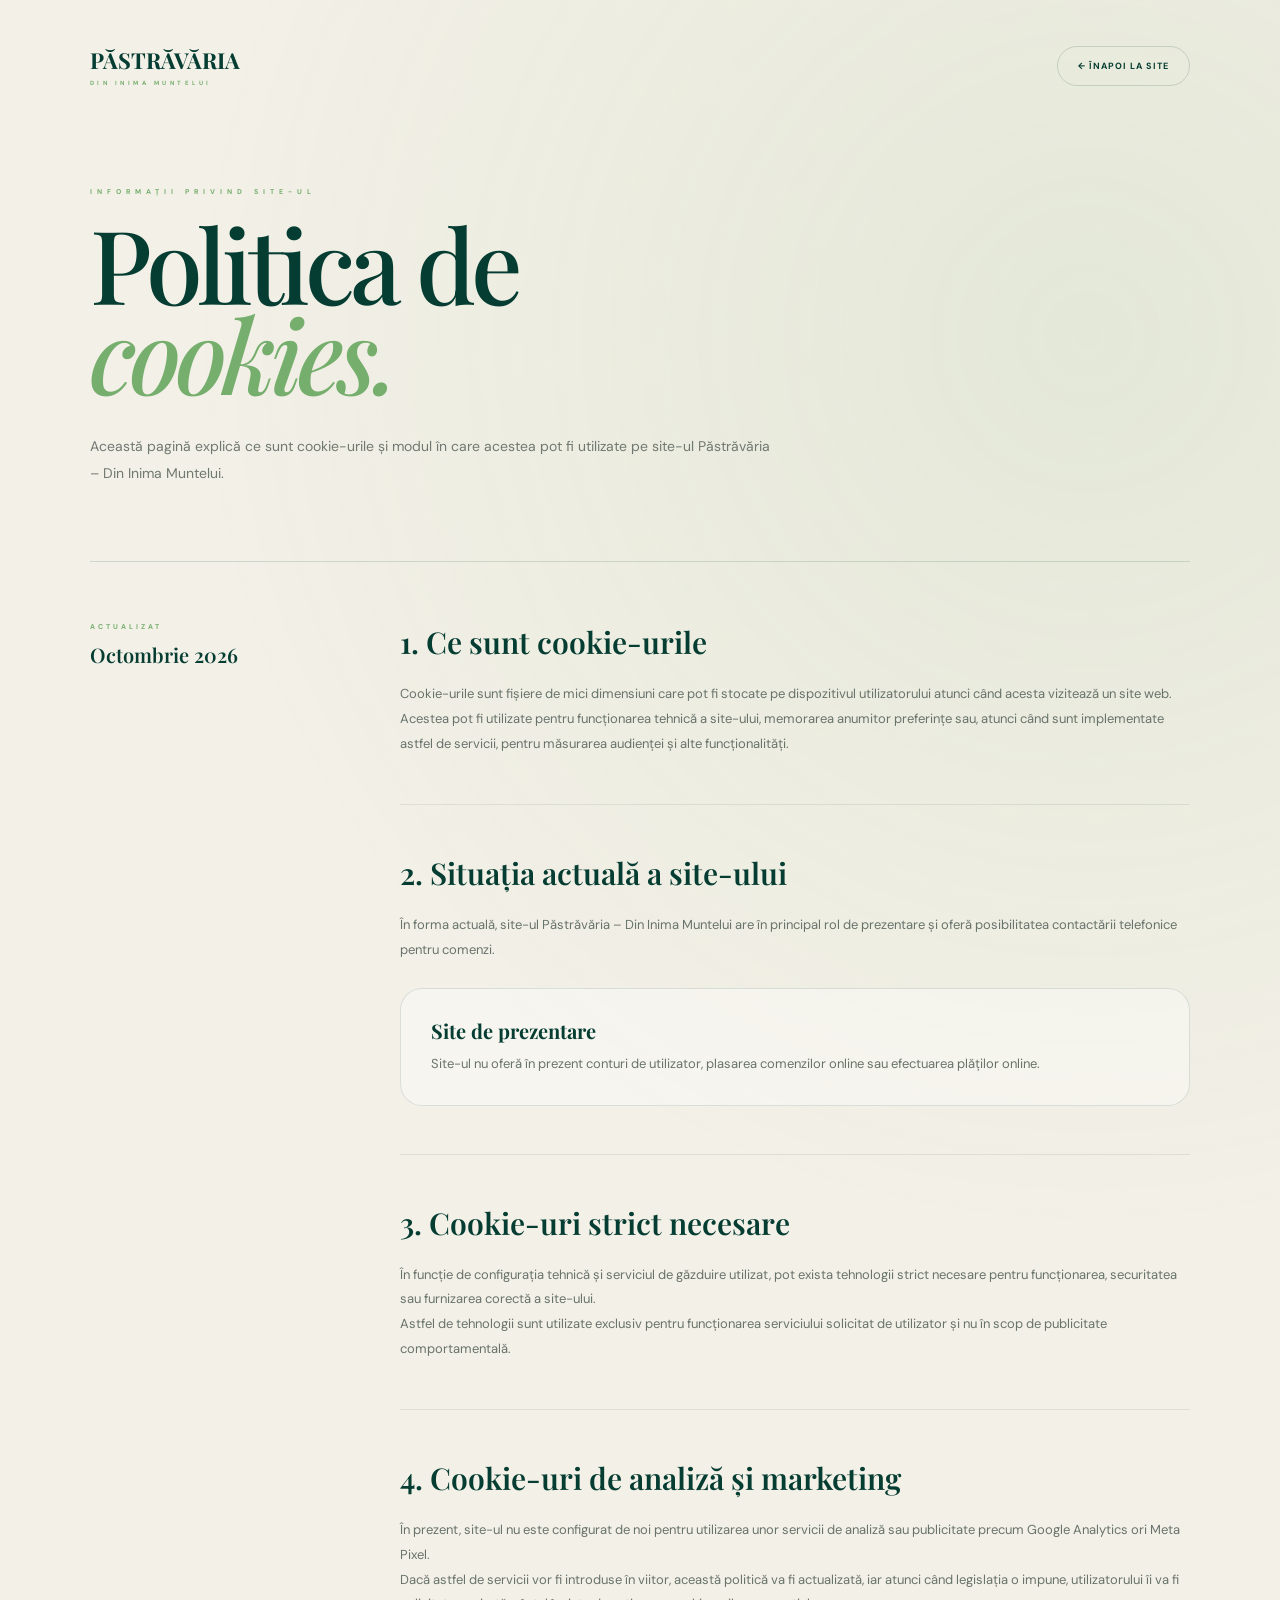
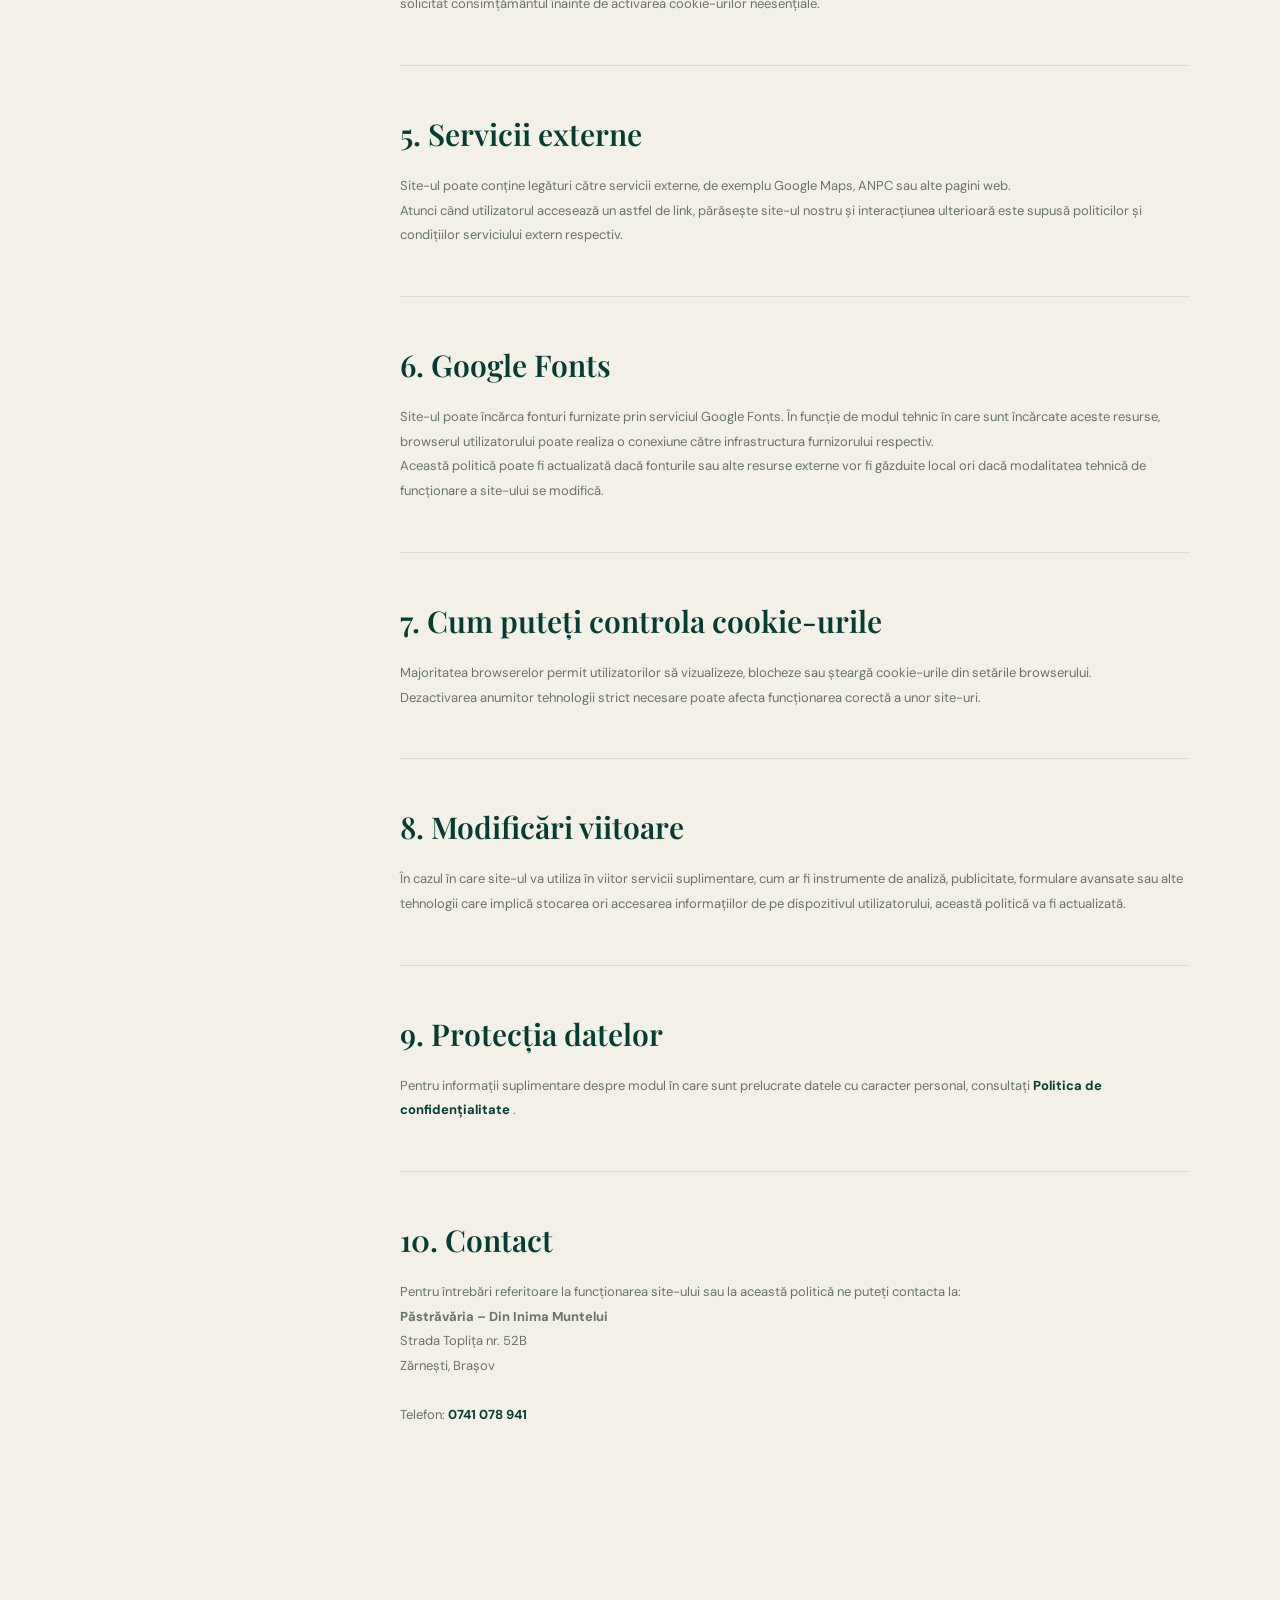
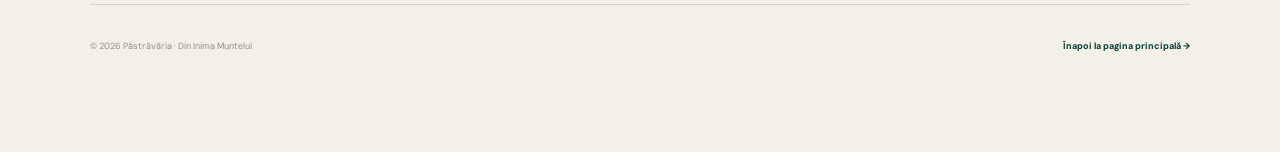
<file: cookies.html>
<!DOCTYPE html>
<html lang="ro">

<head>
    <meta charset="UTF-8">
    <meta name="viewport" content="width=device-width, initial-scale=1.0">

    <title>Politica de Cookies | Păstrăvăria – Din Inima Muntelui</title>

    <meta
        name="description"
        content="Politica privind utilizarea cookie-urilor pe site-ul Păstrăvăria – Din Inima Muntelui."
    >

    <link rel="preconnect" href="https://fonts.googleapis.com">
    <link rel="preconnect" href="https://fonts.gstatic.com" crossorigin>

    <link
        href="https://fonts.googleapis.com/css2?family=DM+Sans:wght@400;500;600;700&family=Playfair+Display:ital,wght@0,500;0,600;1,500&display=swap"
        rel="stylesheet"
    >

    <link rel="stylesheet" href="style.css">

    <style>

        body {
            margin: 0;
            background: #f3f0e7;
            color: #063d32;
        }

        .legal-page {
            min-height: 100vh;
            padding: 45px 7% 100px;

            background:
                radial-gradient(
                    circle at 85% 10%,
                    rgba(118, 174, 109, .12),
                    transparent 28%
                ),
                #f3f0e7;
        }


        /* NAV */

        .legal-nav {
            width: 100%;
            max-width: 1450px;
            margin: 0 auto 100px;

            display: flex;
            align-items: center;
            justify-content: space-between;
        }

        .legal-logo {
            display: flex;
            flex-direction: column;
            text-decoration: none;
        }

        .legal-logo strong {
            font-family: "Playfair Display", Georgia, serif;
            font-size: 22px;
            color: #063d32;
        }

        .legal-logo span {
            margin-top: 4px;
            font-family: "DM Sans", sans-serif;
            font-size: 6px;
            font-weight: 700;
            letter-spacing: 3.5px;
            color: #76ae6d;
        }

        .back-home {
            padding: 13px 20px;

            border: 1px solid rgba(6, 61, 50, .16);
            border-radius: 50px;

            font-family: "DM Sans", sans-serif;
            font-size: 9px;
            font-weight: 700;
            letter-spacing: 1px;

            color: #063d32;
            text-decoration: none;

            transition: .25s ease;
        }

        .back-home:hover {
            background: #063d32;
            color: #ffffff;
        }


        /* HEADER */

        .legal-header {
            width: 100%;
            max-width: 1100px;
            margin: 0 auto 75px;
        }

        .legal-kicker {
            display: block;
            margin-bottom: 22px;

            font-family: "DM Sans", sans-serif;
            font-size: 7px;
            font-weight: 700;
            letter-spacing: 5px;

            color: #76ae6d;
        }

        .legal-header h1 {
            margin: 0;

            font-family: "Playfair Display", Georgia, serif;
            font-size: clamp(60px, 8vw, 125px);
            line-height: .88;
            letter-spacing: -5px;
            font-weight: 500;

            color: #063d32;
        }

        .legal-header h1 em {
            display: block;
            color: #76ae6d;
            font-weight: 500;
        }

        .legal-intro {
            max-width: 680px;
            margin: 35px 0 0;

            font-family: "DM Sans", sans-serif;
            font-size: 14px;
            line-height: 1.9;

            color: #707971;
        }


        /* CONTENT */

        .legal-content {
            width: 100%;
            max-width: 1100px;
            margin: 0 auto;

            display: grid;
            grid-template-columns: 230px 1fr;
            gap: 80px;

            padding-top: 60px;

            border-top: 1px solid rgba(6, 61, 50, .15);
        }

        .legal-side {
            position: sticky;
            top: 40px;
            height: fit-content;
        }

        .legal-side span {
            display: block;
            margin-bottom: 10px;

            font-family: "DM Sans", sans-serif;
            font-size: 7px;
            font-weight: 700;
            letter-spacing: 3px;

            color: #76ae6d;
        }

        .legal-side strong {
            font-family: "Playfair Display", Georgia, serif;
            font-size: 20px;
            font-weight: 600;

            color: #063d32;
        }

        .legal-text section {
            padding-bottom: 48px;
            margin-bottom: 48px;

            border-bottom: 1px solid rgba(6, 61, 50, .09);
        }

        .legal-text section:last-child {
            border-bottom: none;
        }

        .legal-text h2 {
            margin: 0 0 20px;

            font-family: "Playfair Display", Georgia, serif;
            font-size: 30px;
            font-weight: 600;

            color: #063d32;
        }

        .legal-text p,
        .legal-text li {
            font-family: "DM Sans", sans-serif;
            font-size: 13px;
            line-height: 1.9;

            color: #68736b;
        }

        .legal-text ul {
            padding-left: 20px;
        }

        .legal-text a {
            color: #063d32;
            font-weight: 700;
        }


        /* INFO BOX */

        .cookie-box {
            margin-top: 25px;
            padding: 28px 30px;

            border: 1px solid rgba(6, 61, 50, .12);
            border-radius: 22px;

            background: rgba(255, 255, 255, .35);
        }

        .cookie-box strong {
            display: block;
            margin-bottom: 8px;

            font-family: "Playfair Display", Georgia, serif;
            font-size: 20px;

            color: #063d32;
        }

        .cookie-box p {
            margin: 0;
        }


        /* FOOTER */

        .legal-footer {
            width: 100%;
            max-width: 1100px;

            margin: 80px auto 0;
            padding-top: 35px;

            display: flex;
            justify-content: space-between;
            align-items: center;
            gap: 30px;

            border-top: 1px solid rgba(6, 61, 50, .14);

            font-family: "DM Sans", sans-serif;
        }

        .legal-footer p {
            margin: 0;
            font-size: 9px;
            color: #8a928b;
        }

        .legal-footer a {
            font-size: 9px;
            font-weight: 700;

            color: #063d32;
            text-decoration: none;
        }


        /* MOBILE */

        @media (max-width: 800px) {

            .legal-page {
                padding: 30px 7% 70px;
            }

            .legal-nav {
                margin-bottom: 70px;
            }

            .legal-header h1 {
                font-size: clamp(52px, 15vw, 80px);
                letter-spacing: -3px;
            }

            .legal-content {
                grid-template-columns: 1fr;
                gap: 45px;
            }

            .legal-side {
                position: static;
            }

            .legal-footer {
                flex-direction: column;
                align-items: flex-start;
            }
        }

    </style>

</head>


<body>

<main class="legal-page">

    <!-- NAV -->

    <nav class="legal-nav">

        <a href="index.html" class="legal-logo">
            <strong>PĂSTRĂVĂRIA</strong>
            <span>DIN INIMA MUNTELUI</span>
        </a>

        <a href="index.html" class="back-home">
            ← ÎNAPOI LA SITE
        </a>

    </nav>


    <!-- HEADER -->

    <header class="legal-header">

        <span class="legal-kicker">
            INFORMAȚII PRIVIND SITE-UL
        </span>

        <h1>
            Politica de
            <em>cookies.</em>
        </h1>

        <p class="legal-intro">
            Această pagină explică ce sunt cookie-urile și modul în care
            acestea pot fi utilizate pe site-ul Păstrăvăria – Din Inima
            Muntelui.
        </p>

    </header>


    <!-- CONTENT -->

    <div class="legal-content">

        <aside class="legal-side">

            <span>ACTUALIZAT</span>

            <strong>
                Octombrie 2026
            </strong>

        </aside>


        <div class="legal-text">


            <section>

                <h2>1. Ce sunt cookie-urile</h2>

                <p>
                    Cookie-urile sunt fișiere de mici dimensiuni care pot
                    fi stocate pe dispozitivul utilizatorului atunci când
                    acesta vizitează un site web.
                </p>

                <p>
                    Acestea pot fi utilizate pentru funcționarea tehnică
                    a site-ului, memorarea anumitor preferințe sau,
                    atunci când sunt implementate astfel de servicii,
                    pentru măsurarea audienței și alte funcționalități.
                </p>

            </section>


            <section>

                <h2>2. Situația actuală a site-ului</h2>

                <p>
                    În forma actuală, site-ul Păstrăvăria – Din Inima
                    Muntelui are în principal rol de prezentare și oferă
                    posibilitatea contactării telefonice pentru comenzi.
                </p>

                <div class="cookie-box">

                    <strong>
                        Site de prezentare
                    </strong>

                    <p>
                        Site-ul nu oferă în prezent conturi de utilizator,
                        plasarea comenzilor online sau efectuarea plăților
                        online.
                    </p>

                </div>

            </section>


            <section>

                <h2>3. Cookie-uri strict necesare</h2>

                <p>
                    În funcție de configurația tehnică și serviciul de
                    găzduire utilizat, pot exista tehnologii strict
                    necesare pentru funcționarea, securitatea sau
                    furnizarea corectă a site-ului.
                </p>

                <p>
                    Astfel de tehnologii sunt utilizate exclusiv pentru
                    funcționarea serviciului solicitat de utilizator și
                    nu în scop de publicitate comportamentală.
                </p>

            </section>


            <section>

                <h2>4. Cookie-uri de analiză și marketing</h2>

                <p>
                    În prezent, site-ul nu este configurat de noi pentru
                    utilizarea unor servicii de analiză sau publicitate
                    precum Google Analytics ori Meta Pixel.
                </p>

                <p>
                    Dacă astfel de servicii vor fi introduse în viitor,
                    această politică va fi actualizată, iar atunci când
                    legislația o impune, utilizatorului îi va fi solicitat
                    consimțământul înainte de activarea cookie-urilor
                    neesențiale.
                </p>

            </section>


            <section>

                <h2>5. Servicii externe</h2>

                <p>
                    Site-ul poate conține legături către servicii externe,
                    de exemplu Google Maps, ANPC sau alte pagini web.
                </p>

                <p>
                    Atunci când utilizatorul accesează un astfel de link,
                    părăsește site-ul nostru și interacțiunea ulterioară
                    este supusă politicilor și condițiilor serviciului
                    extern respectiv.
                </p>

            </section>


            <section>

                <h2>6. Google Fonts</h2>

                <p>
                    Site-ul poate încărca fonturi furnizate prin serviciul
                    Google Fonts. În funcție de modul tehnic în care sunt
                    încărcate aceste resurse, browserul utilizatorului
                    poate realiza o conexiune către infrastructura
                    furnizorului respectiv.
                </p>

                <p>
                    Această politică poate fi actualizată dacă fonturile
                    sau alte resurse externe vor fi găzduite local ori
                    dacă modalitatea tehnică de funcționare a site-ului
                    se modifică.
                </p>

            </section>


            <section>

                <h2>7. Cum puteți controla cookie-urile</h2>

                <p>
                    Majoritatea browserelor permit utilizatorilor să
                    vizualizeze, blocheze sau șteargă cookie-urile din
                    setările browserului.
                </p>

                <p>
                    Dezactivarea anumitor tehnologii strict necesare poate
                    afecta funcționarea corectă a unor site-uri.
                </p>

            </section>


            <section>

                <h2>8. Modificări viitoare</h2>

                <p>
                    În cazul în care site-ul va utiliza în viitor servicii
                    suplimentare, cum ar fi instrumente de analiză,
                    publicitate, formulare avansate sau alte tehnologii
                    care implică stocarea ori accesarea informațiilor de
                    pe dispozitivul utilizatorului, această politică va
                    fi actualizată.
                </p>

            </section>


            <section>

                <h2>9. Protecția datelor</h2>

                <p>
                    Pentru informații suplimentare despre modul în care
                    sunt prelucrate datele cu caracter personal,
                    consultați
                    <a href="confidentialitate.html">
                        Politica de confidențialitate
                    </a>.
                </p>

            </section>


            <section>

                <h2>10. Contact</h2>

                <p>
                    Pentru întrebări referitoare la funcționarea site-ului
                    sau la această politică ne puteți contacta la:
                </p>

                <p>
                    <strong>
                        Păstrăvăria – Din Inima Muntelui
                    </strong>

                    <br>

                    Strada Toplița nr. 52B

                    <br>

                    Zărnești, Brașov

                    <br><br>

                    Telefon:

                    <a href="tel:+40741078941">
                        0741 078 941
                    </a>
                </p>

            </section>

        </div>

    </div>


    <!-- FOOTER -->

    <footer class="legal-footer">

        <p>
            © 2026 Păstrăvăria · Din Inima Muntelui
        </p>

        <a href="index.html">
            Înapoi la pagina principală →
        </a>

    </footer>

</main>

</body>

</html>
</file>
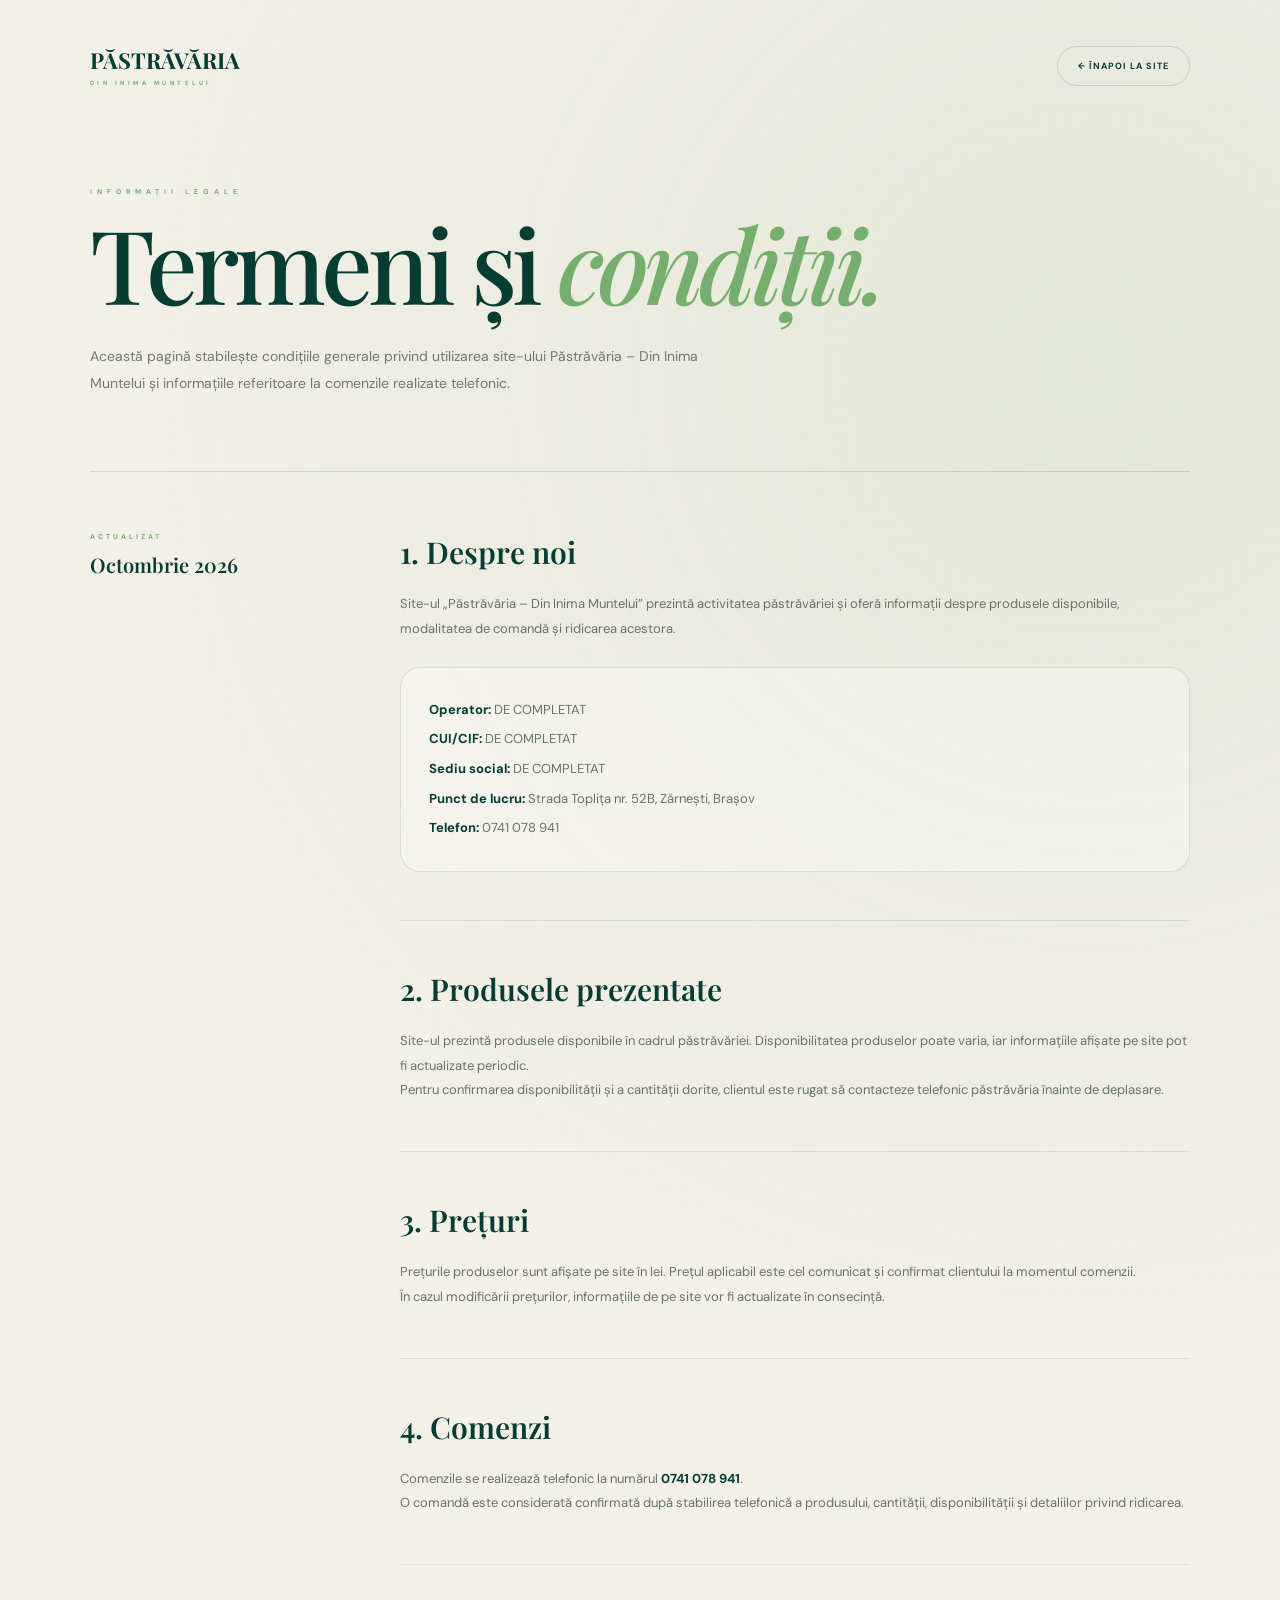
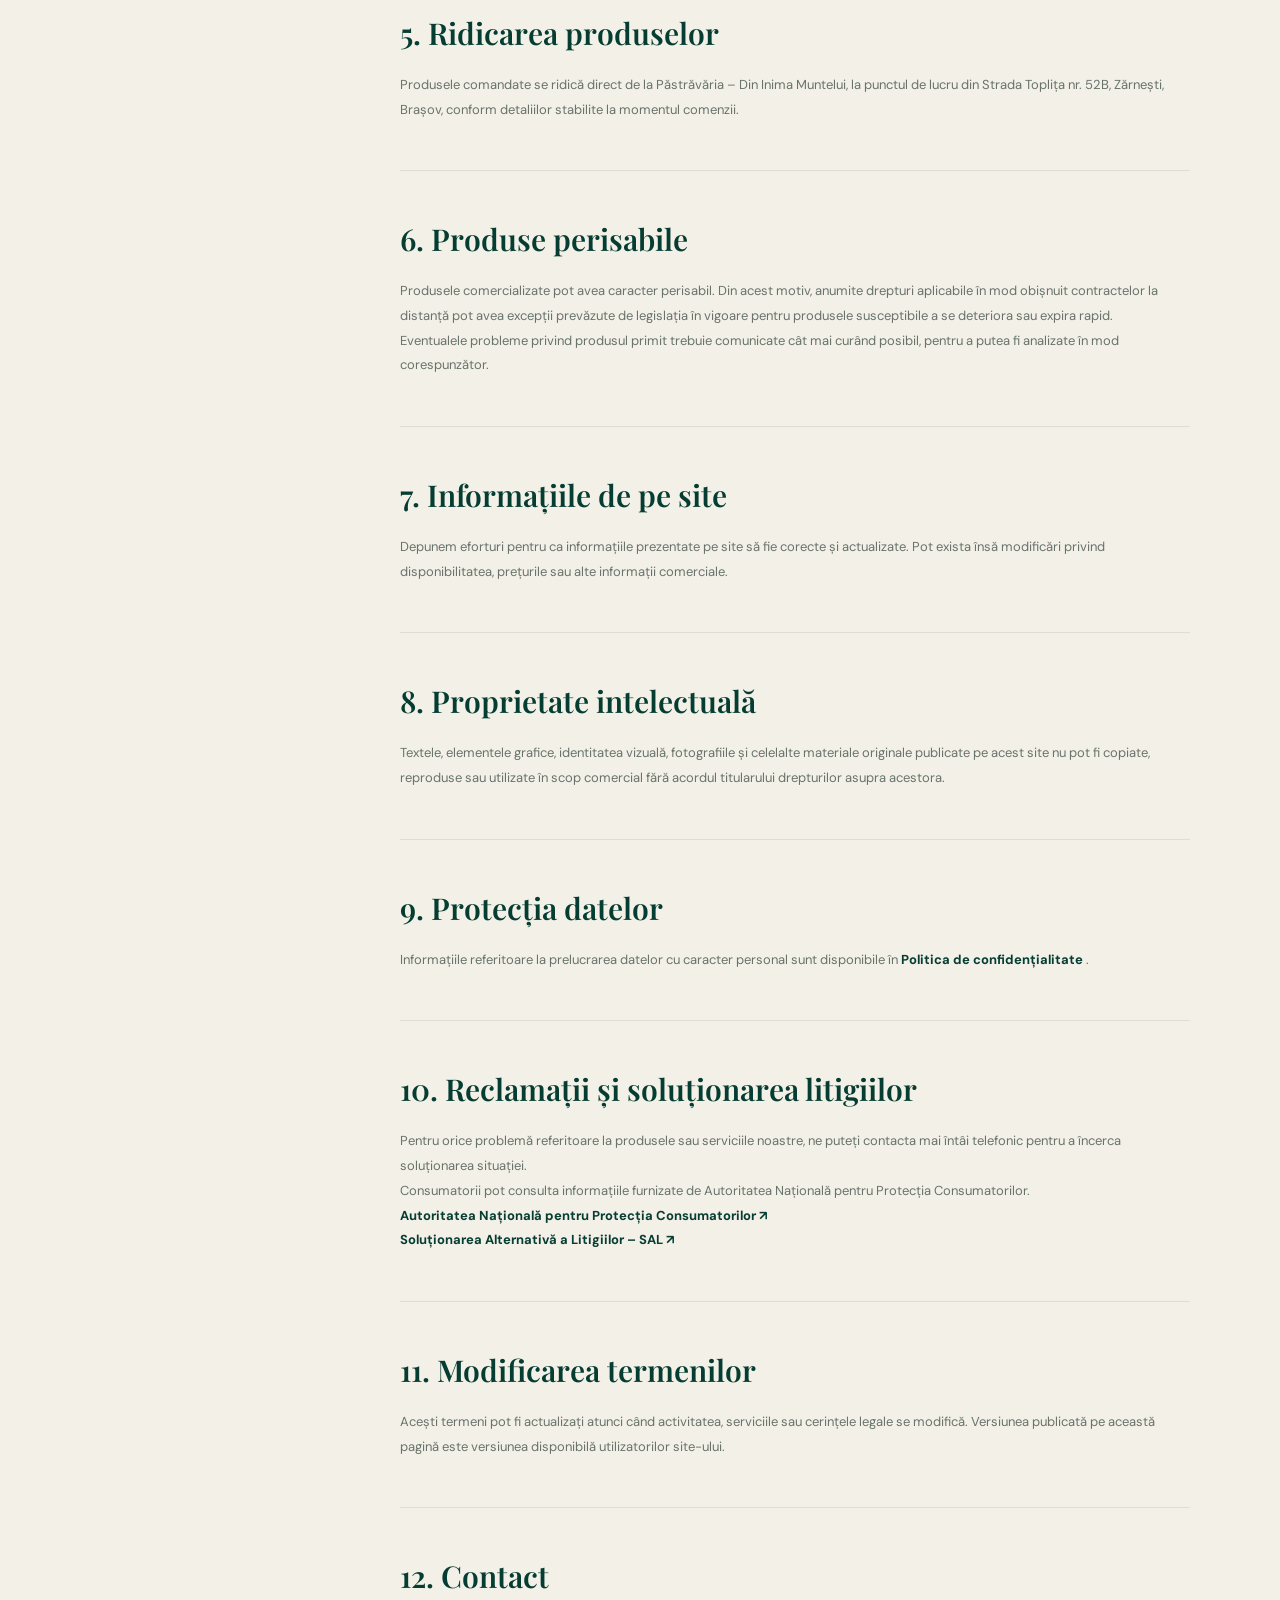
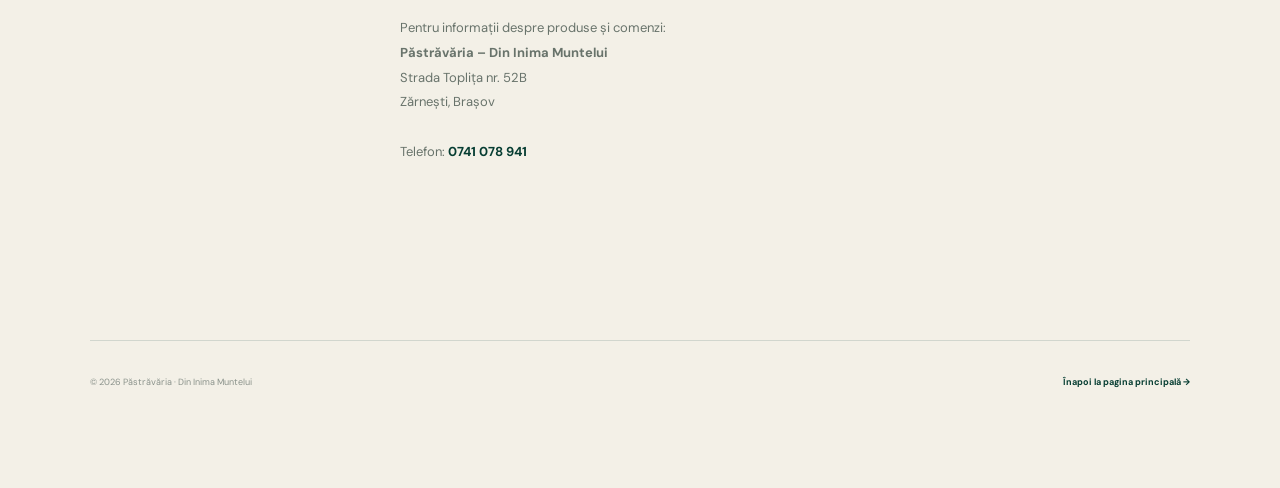
<file: termeni.html>
<!DOCTYPE html>
<html lang="ro">

<head>
    <meta charset="UTF-8">

    <meta name="viewport" content="width=device-width, initial-scale=1.0">

    <title>Termeni și condiții | Păstrăvăria – Din Inima Muntelui</title>

    <meta
        name="description"
        content="Termenii și condițiile Păstrăvăriei – Din Inima Muntelui, Zărnești."
    >

    <!-- FONTURI -->
    <link rel="preconnect" href="https://fonts.googleapis.com">
    <link rel="preconnect" href="https://fonts.gstatic.com" crossorigin>

    <link
        href="https://fonts.googleapis.com/css2?family=DM+Sans:wght@400;500;600;700&family=Playfair+Display:ital,wght@0,500;0,600;1,500&display=swap"
        rel="stylesheet"
    >

    <!-- CSS PRINCIPAL -->
    <link rel="stylesheet" href="style.css">

    <style>

        /* =========================================
           PAGINA TERMENI
        ========================================= */

        body {
            margin: 0;
            background: #f3f0e7;
            color: #063d32;
        }

        .legal-page {
            min-height: 100vh;
            padding: 45px 7% 100px;
            background:
                radial-gradient(
                    circle at 85% 10%,
                    rgba(118, 174, 109, .12),
                    transparent 28%
                ),
                #f3f0e7;
        }

        /* NAV */

        .legal-nav {
            width: 100%;
            max-width: 1450px;
            margin: 0 auto 100px;

            display: flex;
            align-items: center;
            justify-content: space-between;
        }

        .legal-logo {
            display: flex;
            flex-direction: column;
            text-decoration: none;
        }

        .legal-logo strong {
            font-family: "Playfair Display", Georgia, serif;
            font-size: 22px;
            color: #063d32;
        }

        .legal-logo span {
            margin-top: 4px;

            font-family: "DM Sans", sans-serif;
            font-size: 6px;
            font-weight: 700;
            letter-spacing: 3.5px;

            color: #76ae6d;
        }

        .back-home {
            padding: 13px 20px;

            border: 1px solid rgba(6, 61, 50, .16);
            border-radius: 50px;

            font-family: "DM Sans", sans-serif;
            font-size: 9px;
            font-weight: 700;
            letter-spacing: 1px;

            color: #063d32;
            text-decoration: none;

            transition: .25s ease;
        }

        .back-home:hover {
            background: #063d32;
            color: #fff;
        }


        /* HEADER */

        .legal-header {
            width: 100%;
            max-width: 1100px;
            margin: 0 auto 75px;
        }

        .legal-kicker {
            display: block;
            margin-bottom: 22px;

            font-family: "DM Sans", sans-serif;
            font-size: 7px;
            font-weight: 700;
            letter-spacing: 5px;

            color: #76ae6d;
        }

        .legal-header h1 {
            margin: 0;

            font-family: "Playfair Display", Georgia, serif;
            font-size: clamp(60px, 8vw, 125px);
            line-height: .88;
            letter-spacing: -5px;
            font-weight: 500;

            color: #063d32;
        }

        .legal-header h1 em {
            color: #76ae6d;
            font-weight: 500;
        }

        .legal-intro {
            max-width: 650px;
            margin: 35px 0 0;

            font-family: "DM Sans", sans-serif;
            font-size: 14px;
            line-height: 1.9;

            color: #707971;
        }


        /* CONȚINUT */

        .legal-content {
            width: 100%;
            max-width: 1100px;
            margin: 0 auto;

            display: grid;
            grid-template-columns: 230px 1fr;
            gap: 80px;

            padding-top: 60px;

            border-top: 1px solid rgba(6, 61, 50, .15);
        }

        .legal-side {
            position: sticky;
            top: 40px;
            height: fit-content;
        }

        .legal-side span {
            display: block;
            margin-bottom: 10px;

            font-family: "DM Sans", sans-serif;
            font-size: 7px;
            font-weight: 700;
            letter-spacing: 3px;

            color: #76ae6d;
        }

        .legal-side strong {
            font-family: "Playfair Display", Georgia, serif;
            font-size: 20px;
            font-weight: 600;

            color: #063d32;
        }

        .legal-text section {
            padding-bottom: 48px;
            margin-bottom: 48px;

            border-bottom: 1px solid rgba(6, 61, 50, .09);
        }

        .legal-text section:last-child {
            border-bottom: none;
        }

        .legal-text h2 {
            margin: 0 0 20px;

            font-family: "Playfair Display", Georgia, serif;
            font-size: 30px;
            font-weight: 600;

            color: #063d32;
        }

        .legal-text p,
        .legal-text li {
            font-family: "DM Sans", sans-serif;
            font-size: 13px;
            line-height: 1.9;

            color: #68736b;
        }

        .legal-text ul {
            padding-left: 20px;
        }

        .legal-text a {
            color: #063d32;
            font-weight: 700;
        }

        .company-box {
            margin-top: 25px;
            padding: 25px 28px;

            border: 1px solid rgba(6, 61, 50, .12);
            border-radius: 20px;

            background: rgba(255, 255, 255, .32);
        }

        .company-box p {
            margin: 5px 0;
        }

        .company-box strong {
            color: #063d32;
        }


        /* FOOTER */

        .legal-footer {
            width: 100%;
            max-width: 1100px;

            margin: 80px auto 0;
            padding-top: 35px;

            display: flex;
            justify-content: space-between;
            align-items: center;
            gap: 30px;

            border-top: 1px solid rgba(6, 61, 50, .14);

            font-family: "DM Sans", sans-serif;
        }

        .legal-footer p {
            margin: 0;

            font-size: 9px;

            color: #8a928b;
        }

        .legal-footer a {
            font-size: 9px;
            font-weight: 700;

            color: #063d32;
            text-decoration: none;
        }


        /* MOBILE */

        @media (max-width: 800px) {

            .legal-page {
                padding: 30px 7% 70px;
            }

            .legal-nav {
                margin-bottom: 70px;
            }

            .legal-header h1 {
                font-size: clamp(52px, 15vw, 80px);
                letter-spacing: -3px;
            }

            .legal-content {
                grid-template-columns: 1fr;
                gap: 45px;
            }

            .legal-side {
                position: static;
            }

            .legal-footer {
                flex-direction: column;
                align-items: flex-start;
            }
        }

    </style>

</head>


<body>

<main class="legal-page">

    <!-- NAV -->
    <nav class="legal-nav">

        <a href="index.html" class="legal-logo">
            <strong>PĂSTRĂVĂRIA</strong>
            <span>DIN INIMA MUNTELUI</span>
        </a>

        <a href="index.html" class="back-home">
            ← ÎNAPOI LA SITE
        </a>

    </nav>


    <!-- HEADER -->
    <header class="legal-header">

        <span class="legal-kicker">
            INFORMAȚII LEGALE
        </span>

        <h1>
            Termeni și
            <em>condiții.</em>
        </h1>

        <p class="legal-intro">
            Această pagină stabilește condițiile generale privind
            utilizarea site-ului Păstrăvăria – Din Inima Muntelui
            și informațiile referitoare la comenzile realizate telefonic.
        </p>

    </header>


    <!-- CONȚINUT -->
    <div class="legal-content">

        <aside class="legal-side">
            <span>ACTUALIZAT</span>
            <strong>Octombrie 2026</strong>
        </aside>


        <div class="legal-text">

            <section>

                <h2>1. Despre noi</h2>

                <p>
                    Site-ul „Păstrăvăria – Din Inima Muntelui”
                    prezintă activitatea păstrăvăriei și oferă
                    informații despre produsele disponibile,
                    modalitatea de comandă și ridicarea acestora.
                </p>

                <div class="company-box">

                    <p>
                        <strong>Operator:</strong>
                        DE COMPLETAT
                    </p>

                    <p>
                        <strong>CUI/CIF:</strong>
                        DE COMPLETAT
                    </p>

                    <p>
                        <strong>Sediu social:</strong>
                        DE COMPLETAT
                    </p>

                    <p>
                        <strong>Punct de lucru:</strong>
                        Strada Toplița nr. 52B, Zărnești, Brașov
                    </p>

                    <p>
                        <strong>Telefon:</strong>
                        0741 078 941
                    </p>

                </div>

            </section>


            <section>

                <h2>2. Produsele prezentate</h2>

                <p>
                    Site-ul prezintă produsele disponibile în cadrul
                    păstrăvăriei. Disponibilitatea produselor poate varia,
                    iar informațiile afișate pe site pot fi actualizate
                    periodic.
                </p>

                <p>
                    Pentru confirmarea disponibilității și a cantității
                    dorite, clientul este rugat să contacteze telefonic
                    păstrăvăria înainte de deplasare.
                </p>

            </section>


            <section>

                <h2>3. Prețuri</h2>

                <p>
                    Prețurile produselor sunt afișate pe site în lei.
                    Prețul aplicabil este cel comunicat și confirmat
                    clientului la momentul comenzii.
                </p>

                <p>
                    În cazul modificării prețurilor, informațiile de pe
                    site vor fi actualizate în consecință.
                </p>

            </section>


            <section>

                <h2>4. Comenzi</h2>

                <p>
                    Comenzile se realizează telefonic la numărul
                    <a href="tel:+40741078941">0741 078 941</a>.
                </p>

                <p>
                    O comandă este considerată confirmată după stabilirea
                    telefonică a produsului, cantității, disponibilității
                    și detaliilor privind ridicarea.
                </p>

            </section>


            <section>

                <h2>5. Ridicarea produselor</h2>

                <p>
                    Produsele comandate se ridică direct de la
                    Păstrăvăria – Din Inima Muntelui, la punctul de lucru
                    din Strada Toplița nr. 52B, Zărnești, Brașov,
                    conform detaliilor stabilite la momentul comenzii.
                </p>

            </section>


            <section>

                <h2>6. Produse perisabile</h2>

                <p>
                    Produsele comercializate pot avea caracter perisabil.
                    Din acest motiv, anumite drepturi aplicabile în mod
                    obișnuit contractelor la distanță pot avea excepții
                    prevăzute de legislația în vigoare pentru produsele
                    susceptibile a se deteriora sau expira rapid.
                </p>

                <p>
                    Eventualele probleme privind produsul primit trebuie
                    comunicate cât mai curând posibil, pentru a putea fi
                    analizate în mod corespunzător.
                </p>

            </section>


            <section>

                <h2>7. Informațiile de pe site</h2>

                <p>
                    Depunem eforturi pentru ca informațiile prezentate
                    pe site să fie corecte și actualizate. Pot exista
                    însă modificări privind disponibilitatea, prețurile
                    sau alte informații comerciale.
                </p>

            </section>


            <section>

                <h2>8. Proprietate intelectuală</h2>

                <p>
                    Textele, elementele grafice, identitatea vizuală,
                    fotografiile și celelalte materiale originale
                    publicate pe acest site nu pot fi copiate,
                    reproduse sau utilizate în scop comercial fără
                    acordul titularului drepturilor asupra acestora.
                </p>

            </section>


            <section>

                <h2>9. Protecția datelor</h2>

                <p>
                    Informațiile referitoare la prelucrarea datelor
                    cu caracter personal sunt disponibile în
                    <a href="confidentialitate.html">
                        Politica de confidențialitate
                    </a>.
                </p>

            </section>


            <section>

                <h2>10. Reclamații și soluționarea litigiilor</h2>

                <p>
                    Pentru orice problemă referitoare la produsele sau
                    serviciile noastre, ne puteți contacta mai întâi
                    telefonic pentru a încerca soluționarea situației.
                </p>

                <p>
                    Consumatorii pot consulta informațiile furnizate de
                    Autoritatea Națională pentru Protecția Consumatorilor.
                </p>

                <p>
                    <a
                        href="https://anpc.ro/"
                        target="_blank"
                        rel="noopener noreferrer"
                    >
                        Autoritatea Națională pentru Protecția Consumatorilor ↗
                    </a>
                </p>

                <p>
                    <a
                        href="https://reclamatiisal.anpc.ro/"
                        target="_blank"
                        rel="noopener noreferrer"
                    >
                        Soluționarea Alternativă a Litigiilor – SAL ↗
                    </a>
                </p>

            </section>


            <section>

                <h2>11. Modificarea termenilor</h2>

                <p>
                    Acești termeni pot fi actualizați atunci când
                    activitatea, serviciile sau cerințele legale se
                    modifică. Versiunea publicată pe această pagină
                    este versiunea disponibilă utilizatorilor site-ului.
                </p>

            </section>


            <section>

                <h2>12. Contact</h2>

                <p>
                    Pentru informații despre produse și comenzi:
                </p>

                <p>
                    <strong>Păstrăvăria – Din Inima Muntelui</strong><br>
                    Strada Toplița nr. 52B<br>
                    Zărnești, Brașov<br><br>

                    Telefon:
                    <a href="tel:+40741078941">
                        0741 078 941
                    </a>
                </p>

            </section>

        </div>

    </div>


    <footer class="legal-footer">

        <p>
            © 2026 Păstrăvăria · Din Inima Muntelui
        </p>

        <a href="index.html">
            Înapoi la pagina principală →
        </a>

    </footer>

</main>

</body>

</html>
</file>
<file: style.css>
/* =========================================================
   RESET + GLOBAL
========================================================= */

* {
    margin: 0;
    padding: 0;
    box-sizing: border-box;
}

html {
    scroll-behavior: smooth;
}

body {
    margin: 0;
    overflow-x: hidden;
    font-family: "DM Sans", Arial, sans-serif;
    background: #f2efe6;
    color: #082f26;
}

a {
    color: inherit;
    text-decoration: none;
}

button {
    font: inherit;
}

img {
    display: block;
    max-width: 100%;
}

/* =========================================================
   HERO
========================================================= */

.hero {
    position: relative;
    width: 100%;
    min-height: 100vh;
    overflow: hidden;

    background:
        linear-gradient(
            90deg,
            rgba(2, 31, 25, .91) 0%,
            rgba(3, 38, 30, .65) 26%,
            rgba(3, 38, 30, .10) 55%,
            rgba(2, 29, 23, .20) 100%
        ),
        url("images/hero-pastrav-wow.png") center center / cover no-repeat;
}

/* umbră jos */

.hero::after {
    content: "";
    position: absolute;
    left: 0;
    right: 0;
    bottom: 0;
    height: 240px;

    background:
        linear-gradient(
            to bottom,
            transparent,
            rgba(1, 28, 22, .75)
        );

    pointer-events: none;
}

/* =========================================================
   NAVBAR
========================================================= */

.navbar {
    position: absolute;
    z-index: 50;

    top: 18px;
    left: 50%;

    width: min(88%, 1500px);

    transform: translateX(-50%);
}

.nav-inner {
    height: 72px;

    padding: 0 18px;

    display: grid;
    grid-template-columns: 1fr auto 1fr;
    align-items: center;

    border: 1px solid rgba(185, 232, 126, .22);
    border-radius: 26px;

    background:
        linear-gradient(
            90deg,
            rgba(3, 45, 35, .94),
            rgba(8, 67, 72, .78),
            rgba(65, 91, 83, .65)
        );

    backdrop-filter: blur(20px);
    -webkit-backdrop-filter: blur(20px);

    box-shadow:
        0 20px 55px rgba(0, 0, 0, .16);
}

/* =========================================================
   LOGO
========================================================= */

.logo {
    display: flex;
    align-items: center;
    gap: 13px;

    width: fit-content;

    color: #fff;
}

.logo-icon {
    width: 54px;
    height: 54px;

    display: flex;
    align-items: center;
    justify-content: center;

    flex-shrink: 0;

    border: 1px solid rgba(182, 232, 112, .55);
    border-radius: 50%;

    color: #b7e36d;

    box-shadow:
        inset 0 0 0 6px rgba(181, 226, 107, .025);
}

.logo-icon svg {
    width: 31px;
    height: 31px;
}

.logo-text {
    display: flex;
    flex-direction: column;
}

.logo-text strong {
    font-family: "Playfair Display", Georgia, serif;

    font-size: 22px;
    font-weight: 700;

    line-height: 1;

    letter-spacing: .5px;
}

.logo-text span {
    margin-top: 7px;

    font-size: 6.5px;
    font-weight: 700;

    letter-spacing: 4px;

    color: rgba(255, 255, 255, .65);
}

/* =========================================================
   DESKTOP MENU
========================================================= */

.desktop-nav {
    display: flex;
    align-items: center;

    padding: 5px;

    gap: 4px;

    border: 1px solid rgba(255, 255, 255, .09);
    border-radius: 40px;

    background: rgba(1, 39, 33, .47);
}

.nav-link {
    position: relative;

    padding: 14px 25px;

    border-radius: 30px;

    font-size: 12px;
    font-weight: 600;

    color: rgba(255, 255, 255, .72);

    transition:
        background .3s ease,
        color .3s ease,
        transform .3s ease;
}

.nav-link:hover {
    color: #fff;
    background: rgba(255, 255, 255, .07);
}

.nav-link.active {
    color: #fff;

    background:
        linear-gradient(
            135deg,
            rgba(255, 255, 255, .11),
            rgba(178, 226, 103, .06)
        );
}

.nav-link.active::after {
    content: "";

    position: absolute;

    left: 50%;
    bottom: 6px;

    width: 26px;
    height: 2px;

    transform: translateX(-50%);

    border-radius: 10px;

    background: #b8e76d;

    box-shadow:
        0 0 12px rgba(184, 231, 109, .8);
}

/* =========================================================
   NAV TELEFON
========================================================= */

.nav-order {
    justify-self: end;

    min-width: 210px;
    height: 55px;

    padding: 5px 13px 5px 7px;

    display: flex;
    align-items: center;

    gap: 12px;

    border: 1px solid rgba(255, 255, 255, .24);
    border-radius: 35px;

    color: #fff;

    background: rgba(255, 255, 255, .045);

    transition:
        transform .3s ease,
        background .3s ease;
}

.nav-order:hover {
    transform: translateY(-2px);

    background: rgba(255, 255, 255, .09);
}

.nav-order-icon {
    width: 43px;
    height: 43px;

    display: flex;
    align-items: center;
    justify-content: center;

    flex-shrink: 0;

    border-radius: 50%;

    color: #b8e76d;

    background: rgba(184, 231, 109, .09);

    border: 1px solid rgba(184, 231, 109, .28);
}

.nav-order-icon svg {
    width: 21px;
    height: 21px;
}

.nav-order-text {
    display: flex;
    flex-direction: column;

    flex: 1;
}

.nav-order-text small {
    margin-bottom: 3px;

    font-size: 6px;
    font-weight: 700;

    letter-spacing: 2px;

    color: rgba(255, 255, 255, .47);
}

.nav-order-text strong {
    font-size: 12px;
}

.nav-arrow {
    color: rgba(255, 255, 255, .75);

    font-size: 15px;
}

/* =========================================================
   HERO CONTENT
========================================================= */

.hero-container {
    position: relative;
    z-index: 5;

    width: min(84%, 1460px);
    min-height: 100vh;

    margin: 0 auto;

    padding-top: 150px;
    padding-bottom: 100px;

    display: grid;
    grid-template-columns: 1fr 350px;

    align-items: center;

    gap: 80px;
}

/* =========================================================
   HERO LEFT
========================================================= */

.hero-copy {
    max-width: 660px;
}

.eyebrow {
    margin-bottom: 25px;

    display: flex;
    align-items: center;
    gap: 15px;

    font-size: 9px;
    font-weight: 700;

    letter-spacing: 5px;

    color: rgba(255, 255, 255, .82);
}

.eyebrow span {
    color: #b8e76d;
}

.hero-copy h1 {
    max-width: 650px;

    font-family: "Playfair Display", Georgia, serif;

    font-size: clamp(75px, 6.2vw, 118px);
    font-weight: 600;

    line-height: .79;

    letter-spacing: -5px;

    color: #fff;
}

.hero-copy h1 em {
    display: block;

    color: #a8da72;

    font-weight: 500;
}

.description {
    max-width: 470px;

    margin-top: 30px;

    font-size: 15px;
    font-weight: 500;

    line-height: 1.7;

    color: rgba(255, 255, 255, .85);
}

.price-line {
    margin-top: 22px;

    display: flex;
    align-items: center;

    gap: 17px;
}

.price-line span {
    font-size: 7px;
    font-weight: 700;

    letter-spacing: 4px;

    color: rgba(255, 255, 255, .65);
}

.price-line strong {
    font-family: "Playfair Display", Georgia, serif;

    font-size: 22px;

    color: #b8e76d;
}

/* =========================================================
   HERO BUTTON
========================================================= */

.hero-actions {
    margin-top: 26px;
}

.order-button {
    width: 290px;
    height: 58px;

    padding: 0 20px;

    display: flex;
    align-items: center;

    gap: 16px;

    border-radius: 40px;

    background: #f4f1e8;

    color: #092f27;

    font-size: 11px;
    font-weight: 700;

    transition:
        transform .3s ease,
        box-shadow .3s ease;
}

.order-button:hover {
    transform: translateY(-3px);

    box-shadow:
        0 15px 40px rgba(0, 0, 0, .22);
}

.order-button .phone {
    font-size: 18px;
}

.order-button .arrow {
    margin-left: auto;

    font-size: 18px;

    color: #6d7b74;
}

/* =========================================================
   BENEFITS RIGHT
========================================================= */

.benefits {
    justify-self: end;

    display: flex;
    flex-direction: column;

    gap: 31px;
}

.benefit {
    position: relative;

    display: flex;
    align-items: center;

    gap: 16px;
}

.benefit:not(:last-child)::after {
    content: "";

    position: absolute;

    left: 28px;
    top: 59px;

    width: 1px;
    height: 34px;

    background:
        linear-gradient(
            to bottom,
            rgba(181, 228, 108, .45),
            transparent
        );
}

.benefit-icon {
    width: 57px;
    height: 57px;

    display: flex;
    align-items: center;
    justify-content: center;

    flex-shrink: 0;

    border-radius: 50%;

    border: 1px solid #a9d95e;

    background: rgba(7, 55, 44, .58);

    color: #b8e76d;

    font-size: 20px;

    box-shadow:
        0 0 25px rgba(183, 229, 109, .10);
}

.benefit-text {
    display: grid;
    grid-template-columns: 28px auto;

    column-gap: 10px;
    row-gap: 2px;

    min-width: 200px;
}

.benefit-text .number {
    grid-row: 1 / span 2;

    font-family: "Playfair Display", serif;

    font-size: 16px;

    color: #b8e76d;
}

.benefit-text strong {
    font-size: 14px;

    color: #fff;
}

.benefit-text p {
    font-size: 11px;

    color: rgba(255, 255, 255, .68);
}

/* =========================================================
   SCROLL
========================================================= */

.scroll-indicator {
    position: absolute;
    z-index: 10;

    left: 50%;
    bottom: 16px;

    transform: translateX(-50%);

    display: flex;
    flex-direction: column;
    align-items: center;

    gap: 7px;

    color: #fff;
}

.scroll-indicator .mouse {
    width: 18px;
    height: 29px;

    border: 2px solid rgba(255, 255, 255, .9);
    border-radius: 12px;

    position: relative;
}

.scroll-indicator .mouse::after {
    content: "";

    position: absolute;

    width: 2px;
    height: 6px;

    top: 5px;
    left: 6px;

    border-radius: 4px;

    background: #fff;

    animation: scrollDot 1.8s infinite;
}

.scroll-indicator > span:nth-child(2) {
    font-size: 6px;
    font-weight: 700;

    letter-spacing: 3px;
}

.scroll-indicator i {
    width: 1px;
    height: 35px;

    background:
        linear-gradient(
            to bottom,
            rgba(255, 255, 255, .7),
            transparent
        );
}

@keyframes scrollDot {

    0% {
        opacity: 0;
        transform: translateY(0);
    }

    40% {
        opacity: 1;
    }

    100% {
        opacity: 0;
        transform: translateY(8px);
    }
}

/* =========================================================
   PĂSTRĂV VIU
========================================================= */

.fish-section {
    position: relative;

    min-height: 100vh;

    padding: 145px 7% 120px;

    overflow: hidden;

    background:
        radial-gradient(
            circle at 65% 42%,
            rgba(140, 174, 116, .09),
            transparent 26%
        ),
        #f2efe6;

    color: #0a332a;
}

.fish-section-inner {
    position: relative;
    z-index: 3;

    width: 100%;
    max-width: 1500px;

    margin: 0 auto;

    display: grid;
    grid-template-columns:
        minmax(0, 1.35fr)
        minmax(320px, .65fr);

    align-items: center;

    gap: 100px;
}

/* =========================================================
   FISH INTRO
========================================================= */

.fish-intro {
    position: relative;

    max-width: 850px;

    z-index: 3;
}

.fish-kicker {
    display: block;

    margin-bottom: 28px;

    font-size: 8px;
    font-weight: 700;

    letter-spacing: 5px;

    color: #34745f;
}

.fish-intro h2 {
    max-width: 760px;

    font-family: "Playfair Display", Georgia, serif;

    font-size: clamp(72px, 6vw, 110px);

    font-weight: 600;

    line-height: .86;

    letter-spacing: -5px;

    color: #0a332a;
}

.fish-intro h2 em {
    color: #6da567;

    font-weight: 500;
}

.fish-intro > p {
    max-width: 560px;

    margin-top: 35px;

    font-size: 14px;
    line-height: 1.8;

    color: #667a72;
}

/* =========================================================
   FISH FEATURES
========================================================= */

.fish-features {
    width: min(100%, 770px);

    margin-top: 55px;

    display: grid;
    grid-template-columns: repeat(3, 1fr);

    border-top: 1px solid rgba(8, 51, 42, .18);
    border-bottom: 1px solid rgba(8, 51, 42, .18);
}

.fish-features > div {
    min-height: 130px;

    padding: 30px 28px 25px 0;

    display: flex;
    flex-direction: column;

    justify-content: flex-start;
}

.fish-features > div + div {
    padding-left: 30px;

    border-left: 1px solid rgba(8, 51, 42, .15);
}

.fish-features span {
    margin-bottom: 14px;

    font-family: "Playfair Display", serif;

    font-size: 11px;

    color: #75a967;
}

.fish-features strong {
    margin-bottom: 8px;

    font-size: 14px;

    color: #0a332a;
}

.fish-features small {
    font-size: 11px;
    font-weight: 500;

    line-height: 1.5;

    color: #809087;
}

.fish-features .location-address {
    font-size: 12px;

    font-weight: 600;

    color: #426d5c;
}

/* =========================================================
   FLOATING TROUT
========================================================= */

.floating-trout {
    position: absolute;
    z-index: 5;

    width: clamp(350px, 30vw, 540px);

    left: 58%;
    top: 43%;

    transform: translate(-50%, -50%);

    pointer-events: none;
}

.trout-image {
    position: relative;
    z-index: 2;

    width: 100%;

    filter:
        drop-shadow(0 25px 20px rgba(6, 48, 38, .16));

    animation:
        troutFloat 5.5s ease-in-out infinite;
}

.trout-glow {
    position: absolute;

    z-index: 1;

    width: 78%;
    height: 60%;

    left: 10%;
    top: 22%;

    border-radius: 50%;

    background:
        radial-gradient(
            ellipse,
            rgba(105, 158, 100, .15),
            transparent 70%
        );

    filter: blur(25px);
}

.trout-shadow {
    position: absolute;

    z-index: 0;

    left: 22%;
    bottom: -18px;

    width: 60%;
    height: 17px;

    border-radius: 50%;

    background: rgba(9, 56, 44, .10);

    filter: blur(12px);
}

@keyframes troutFloat {

    0%,
    100% {
        transform:
            translateY(0)
            rotate(-1deg);
    }

    50% {
        transform:
            translateY(-13px)
            rotate(.6deg);
    }
}

/* =========================================================
   PRICE CARD
========================================================= */

.fish-card {
    position: relative;
    z-index: 7;

    justify-self: end;

    width: 100%;
    max-width: 390px;

    min-height: 500px;

    padding: 58px 50px;

    border-radius: 35px;

    overflow: hidden;

    background:
        linear-gradient(
            145deg,
            #064335,
            #07392e 58%,
            #063128
        );

    color: #fff;

    box-shadow:
        0 35px 80px rgba(4, 51, 41, .12);
}

.fish-card::after {
    content: "";

    position: absolute;

    width: 150px;
    height: 150px;

    right: -70px;
    bottom: -70px;

    border: 1px solid rgba(181, 226, 107, .17);

    border-radius: 50%;
}

.fish-card-label {
    display: block;

    margin-bottom: 40px;

    font-size: 7px;
    font-weight: 700;

    letter-spacing: 4px;

    color: #b8e76d;
}

.fish-price {
    display: flex;
    align-items: center;

    gap: 13px;
}

.fish-price > strong {
    font-family: "Playfair Display", Georgia, serif;

    font-size: 82px;
    font-weight: 500;

    line-height: 1;
}

.fish-price > div {
    display: flex;
    flex-direction: column;

    gap: 2px;
}

.fish-price span {
    font-size: 15px;
    font-weight: 700;

    color: #b8e76d;
}

.fish-price small {
    font-size: 8px;

    color: rgba(255, 255, 255, .65);
}

.fish-card-line {
    height: 1px;

    margin: 28px 0 34px;

    background: rgba(184, 231, 109, .26);
}

.fish-card h3 {
    font-family: "Playfair Display", Georgia, serif;

    font-size: 35px;
    font-weight: 600;
}

.fish-card > p {
    max-width: 260px;

    margin-top: 17px;

    font-size: 12px;
    line-height: 1.7;

    color: rgba(255, 255, 255, .65);
}

/* CALL BUTTON */

.fish-call {
    position: relative;
    z-index: 3;

    width: 100%;
    height: 64px;

    margin-top: 34px;

    padding: 0 18px;

    display: flex;
    align-items: center;

    gap: 13px;

    border-radius: 35px;

    background: #f3f0e7;

    color: #0b3a30;

    transition:
        transform .3s ease,
        box-shadow .3s ease;
}

.fish-call:hover {
    transform: translateY(-3px);

    box-shadow:
        0 14px 30px rgba(0, 0, 0, .14);
}

.fish-call > span {
    width: 37px;
    height: 37px;

    display: flex;
    align-items: center;
    justify-content: center;

    flex-shrink: 0;

    border-radius: 50%;

    background: #e4eadb;

    color: #34715e;
}

.fish-call > div {
    display: flex;
    flex-direction: column;

    flex: 1;
}

.fish-call small {
    margin-bottom: 2px;

    font-size: 5.5px;
    font-weight: 700;

    letter-spacing: 2px;

    color: #8c968f;
}

.fish-call strong {
    font-size: 12px;
}

.fish-call b {
    font-size: 18px;
    font-weight: 400;
}

/* BIG BACKGROUND WORD */

.fish-big-word {
    position: absolute;

    z-index: 0;

    left: -20px;
    bottom: -20px;

    font-family: "Playfair Display", Georgia, serif;

    font-size: clamp(170px, 21vw, 380px);
    font-weight: 600;

    line-height: .65;

    letter-spacing: -12px;

    color: rgba(12, 55, 45, .025);

    pointer-events: none;
}

/* =========================================================
   POVESTEA NOASTRĂ
========================================================= */

.story-section {
    position: relative;

    min-height: 100vh;

    padding: 145px 7% 150px;

    overflow: hidden;

    color: #fff;

    background:
        radial-gradient(
            circle at 82% 28%,
            rgba(135, 183, 106, .13),
            transparent 30%
        ),
        linear-gradient(
            135deg,
            #052b23,
            #073a2f 55%,
            #04251e
        );
}

.story-section::before {
    content: "";

    position: absolute;

    top: 0;
    left: 50%;

    width: 70%;
    height: 1px;

    transform: translateX(-50%);

    background:
        linear-gradient(
            90deg,
            transparent,
            rgba(184, 231, 109, .45),
            transparent
        );
}

.story-inner {
    position: relative;
    z-index: 3;

    width: 100%;
    max-width: 1450px;

    margin: 0 auto;

    display: grid;
    grid-template-columns: .8fr 1.2fr;

    align-items: center;

    gap: 100px;
}

/* STORY LEFT */

.story-kicker {
    display: block;

    margin-bottom: 28px;

    font-size: 8px;
    font-weight: 700;

    letter-spacing: 5px;

    color: #b8e76d;
}

.story-left h2 {
    font-family: "Playfair Display", Georgia, serif;

    font-size: clamp(75px, 6vw, 110px);

    font-weight: 600;

    line-height: .87;

    letter-spacing: -5px;

    color: #f4f1e8;
}

.story-left h2 em {
    color: #9fd070;

    font-weight: 500;
}

.story-line {
    width: 70px;
    height: 1px;

    margin: 42px 0;

    background:
        linear-gradient(
            90deg,
            #b8e76d,
            transparent
        );
}

.story-lead {
    max-width: 450px;

    margin-bottom: 23px;

    font-family: "Playfair Display", serif;

    font-size: 23px;
    line-height: 1.45;

    color: rgba(255, 255, 255, .93);
}

.story-text {
    max-width: 470px;

    margin-top: 15px;

    font-size: 13px;
    line-height: 1.8;

    color: rgba(255, 255, 255, .56);
}

/* STORY ADDRESS */

.story-location {
    width: fit-content;

    margin-top: 43px;

    padding: 11px 23px 11px 11px;

    display: flex;
    align-items: center;

    gap: 14px;

    border: 1px solid rgba(184, 231, 109, .20);
    border-radius: 50px;

    background: rgba(255, 255, 255, .035);

    backdrop-filter: blur(12px);
}

.story-location-icon {
    width: 42px;
    height: 42px;

    display: flex;
    align-items: center;
    justify-content: center;

    border-radius: 50%;

    background: rgba(184, 231, 109, .09);

    color: #b8e76d;
}

.story-location > div:last-child {
    display: flex;
    flex-direction: column;
}

.story-location small {
    margin-bottom: 4px;

    font-size: 6px;
    font-weight: 700;

    letter-spacing: 2px;

    color: rgba(255, 255, 255, .45);
}

.story-location strong {
    font-size: 12px;
}

/* STORY IMAGE */

.story-visual {
    position: relative;

    min-height: 630px;
}

.story-image {
    position: absolute;

    width: 88%;
    height: 560px;

    top: 20px;
    right: 0;

    overflow: hidden;

    border-radius:
        140px 20px 140px 20px;

    box-shadow:
        0 40px 90px rgba(0, 0, 0, .30);
}

.story-image::after {
    content: "";

    position: absolute;
    inset: 0;

    background:
        linear-gradient(
            135deg,
            rgba(4, 36, 29, .02),
            rgba(4, 36, 29, .42)
        );
}

.story-image img {
    width: 100%;
    height: 100%;

    object-fit: cover;

    transform: scale(1.04);

    transition:
        transform 1.4s ease;
}

.story-image:hover img {
    transform: scale(1.09);
}

/* STORY CIRCLE */

.story-number {
    position: absolute;
    z-index: 5;

    left: 0;
    top: 85px;

    width: 140px;
    height: 140px;

    padding-left: 29px;

    display: flex;
    flex-direction: column;
    justify-content: center;

    border-radius: 50%;

    background: #f2efe6;

    color: #0b3b30;

    box-shadow:
        0 20px 50px rgba(0, 0, 0, .22);
}

.story-number span {
    font-family: "Playfair Display", serif;

    font-size: 37px;

    line-height: 1;
}

.story-number small {
    margin-top: 8px;

    font-size: 6px;
    font-weight: 700;

    line-height: 1.5;

    letter-spacing: 2px;
}

/* STORY QUOTE */

.story-quote {
    position: absolute;
    z-index: 6;

    right: 25px;
    bottom: 0;

    width: 315px;

    padding: 27px 32px;

    border: 1px solid rgba(255, 255, 255, .10);
    border-radius: 23px;

    background: rgba(7, 55, 44, .86);

    backdrop-filter: blur(18px);

    box-shadow:
        0 25px 60px rgba(0, 0, 0, .23);
}

.story-quote > span {
    display: block;

    height: 27px;

    font-family: "Playfair Display", serif;

    font-size: 55px;

    line-height: 1;

    color: #b8e76d;
}

.story-quote p {
    margin-top: 9px;

    font-family: "Playfair Display", serif;

    font-size: 19px;
    line-height: 1.4;
}

/* STORY BIG WORD */

.story-bg-word {
    position: absolute;

    left: -30px;
    bottom: -60px;

    font-family: "Playfair Display", serif;

    font-size: clamp(180px, 22vw, 400px);

    font-weight: 700;

    line-height: .7;

    letter-spacing: -15px;

    color: rgba(255, 255, 255, .018);

    pointer-events: none;
}

/* =========================================================
   CONTACT
========================================================= */

.contact-section {
    position: relative;

    min-height: 80vh;

    padding: 150px 7%;

    display: flex;
    align-items: center;

    overflow: hidden;

    background:
        radial-gradient(
            circle at 78% 50%,
            rgba(113, 165, 102, .12),
            transparent 28%
        ),
        #f2efe6;

    color: #0a332a;
}

.contact-inner {
    width: 100%;
    max-width: 1450px;

    margin: 0 auto;
}

.contact-kicker {
    display: block;

    margin-bottom: 25px;

    font-size: 8px;
    font-weight: 700;

    letter-spacing: 5px;

    color: #3c7763;
}

.contact-inner h2 {
    font-family: "Playfair Display", serif;

    font-size: clamp(75px, 7vw, 125px);

    font-weight: 600;

    line-height: .85;

    letter-spacing: -6px;
}

.contact-inner h2 em {
    color: #70a768;

    font-weight: 500;
}

.contact-inner > p {
    max-width: 480px;

    margin-top: 35px;

    font-size: 14px;
    line-height: 1.8;

    color: #6e8078;
}

.contact-details {
    max-width: 750px;

    margin-top: 55px;

    display: grid;
    grid-template-columns: 1fr 1fr;

    border-top: 1px solid rgba(8, 51, 42, .17);
    border-bottom: 1px solid rgba(8, 51, 42, .17);
}

.contact-details > div {
    padding: 28px 30px 28px 0;

    display: flex;
    flex-direction: column;

    gap: 7px;
}

.contact-details > div + div {
    padding-left: 35px;

    border-left: 1px solid rgba(8, 51, 42, .17);
}

.contact-details small {
    font-size: 7px;
    font-weight: 700;

    letter-spacing: 3px;

    color: #76a36b;
}

.contact-details strong,
.contact-details a {
    font-family: "Playfair Display", serif;

    font-size: 23px;

    color: #0a332a;
}

.contact-details span {
    font-size: 12px;

    color: #74867d;
}

.contact-call {
    width: fit-content;

    min-width: 270px;
    height: 60px;

    margin-top: 38px;

    padding: 0 22px;

    display: flex;
    align-items: center;

    gap: 30px;

    border-radius: 35px;

    background: #073b30;

    color: #fff;

    font-size: 10px;
    font-weight: 700;

    letter-spacing: 1px;

    transition:
        transform .3s ease,
        background .3s ease;
}

.contact-call:hover {
    transform: translateY(-3px);

    background: #0b4a3c;
}

.contact-call span {
    margin-left: auto;

    color: #b8e76d;

    font-size: 19px;
}

/* =========================================================
   FOOTER
========================================================= */

.footer {
    min-height: 125px;

    padding: 35px 7%;

    display: flex;
    align-items: center;
    justify-content: space-between;

    gap: 30px;

    background: #042820;

    color: #fff;

    border-top:
        1px solid rgba(184, 231, 109, .14);
}

.footer > div {
    display: flex;
    flex-direction: column;
}

.footer strong {
    font-family: "Playfair Display", serif;

    font-size: 20px;
}

.footer > div span {
    margin-top: 5px;

    font-size: 6px;
    font-weight: 700;

    letter-spacing: 4px;

    color: rgba(255, 255, 255, .45);
}

.footer p {
    font-size: 11px;

    color: rgba(255, 255, 255, .55);
}

.footer > a {
    font-size: 14px;
    font-weight: 600;

    color: #b8e76d;
}

/* =========================================================
   MOBILE MENU
========================================================= */

.mobile-toggle {
    display: none;

    width: 44px;
    height: 44px;

    border: 1px solid rgba(255, 255, 255, .18);
    border-radius: 50%;

    background: rgba(255, 255, 255, .05);

    cursor: pointer;
}

.mobile-toggle span {
    display: block;

    width: 17px;
    height: 1px;

    margin: 5px auto;

    background: #fff;
}

.mobile-menu {
    display: none;
}

/* =========================================================
   TABLET
========================================================= */

@media (max-width: 1150px) {

    .desktop-nav {
        display: none;
    }

    .nav-inner {
        grid-template-columns: 1fr auto auto;

        gap: 12px;
    }

    .mobile-toggle {
        display: block;
    }

    .hero-container {
        width: 88%;

        grid-template-columns: 1fr 280px;

        gap: 40px;
    }

    .hero-copy h1 {
        font-size: 82px;
    }

    .fish-section-inner {
        grid-template-columns: 1fr;

        gap: 70px;
    }

    .fish-card {
        justify-self: start;

        margin-left: auto;
        margin-right: auto;
    }

    .floating-trout {
        left: 65%;
        top: 39%;
    }

    .story-inner {
        grid-template-columns: 1fr;

        gap: 80px;
    }

    .story-visual {
        min-height: 600px;
    }
}

/* =========================================================
   MOBILE
========================================================= */

@media (max-width: 760px) {

    .navbar {
        top: 10px;

        width: 94%;
    }

    .nav-inner {
        height: 64px;

        padding: 0 10px;
    }

    .logo-icon {
        width: 43px;
        height: 43px;
    }

    .logo-text strong {
        font-size: 16px;
    }

    .logo-text span {
        font-size: 5px;

        letter-spacing: 2.5px;
    }

    .nav-order {
        display: none;
    }

    .nav-inner {
        grid-template-columns: 1fr auto;
    }

    /* MOBILE MENU OPEN */

    .mobile-menu {
        position: fixed;
        z-index: 100;

        top: 82px;
        left: 3%;

        width: 94%;

        padding: 40px 30px;

        border-radius: 25px;

        background: rgba(3, 45, 36, .97);

        backdrop-filter: blur(20px);

        color: #fff;
    }

    .mobile-menu.open {
        display: block;
    }

    .mobile-menu-bg {
        position: absolute;

        right: -10px;
        bottom: 10px;

        font-family: "Playfair Display", serif;

        font-size: 55px;

        color: rgba(255, 255, 255, .025);

        pointer-events: none;
    }

    .mobile-links {
        display: flex;
        flex-direction: column;

        gap: 10px;
    }

    .mobile-links a {
        padding: 13px 0;

        font-family: "Playfair Display", serif;

        font-size: 27px;

        border-bottom:
            1px solid rgba(255, 255, 255, .08);
    }

    .mobile-contact {
        margin-top: 30px;

        display: flex;
        flex-direction: column;

        gap: 8px;
    }

    .mobile-contact > span {
        font-size: 7px;

        letter-spacing: 3px;

        color: #b8e76d;
    }

    .mobile-contact > a {
        font-size: 20px;

        font-weight: 600;
    }

    .mobile-contact p {
        font-size: 11px;

        line-height: 1.6;

        color: rgba(255, 255, 255, .55);
    }

    /* HERO */

    .hero {
        min-height: 850px;

        background-position: 58% center;
    }

    .hero-container {
        width: 88%;

        min-height: 850px;

        padding-top: 130px;

        display: flex;
        flex-direction: column;

        align-items: flex-start;
        justify-content: center;

        gap: 55px;
    }

    .hero-copy {
        max-width: 100%;
    }

    .eyebrow {
        font-size: 7px;

        letter-spacing: 3px;

        gap: 9px;
    }

    .hero-copy h1 {
        max-width: 100%;

        font-size: clamp(55px, 16vw, 75px);

        letter-spacing: -3px;

        line-height: .85;
    }

    .description {
        max-width: 90%;

        font-size: 13px;
    }

    .benefits {
        display: none;
    }

    .scroll-indicator {
        display: none;
    }

    .order-button {
        width: min(100%, 310px);
    }

    /* FISH */

    /* =========================================================
   PĂSTRĂV — MOBILE FINAL
========================================================= */

.fish-section {
    min-height: auto;
    padding: 75px 24px 80px;
}

.fish-section-inner {
    width: 100%;
    display: flex;
    flex-direction: column;
    align-items: stretch;
    gap: 0;
}

/* TITLU */

.fish-kicker {
    margin-bottom: 18px;
    font-size: 7px;
    letter-spacing: 4px;
}

.fish-intro h2 {
    max-width: 340px;
    font-size: 52px;
    line-height: .88;
    letter-spacing: -2.5px;
}

.fish-intro h2 em {
    display: block;
}

.fish-intro > p {
    max-width: 330px;
    margin-top: 28px;
    font-size: 12px;
    line-height: 1.75;
}

/* CELE 3 AVANTAJE */

.fish-features {
    width: 100%;
    margin-top: 35px;

    display: grid;
    grid-template-columns: 1fr;

    border-top: 1px solid rgba(8, 51, 42, .16);
    border-bottom: 1px solid rgba(8, 51, 42, .16);
}

.fish-features > div {
    min-height: auto;
    padding: 18px 0;
}

.fish-features > div + div {
    padding-left: 0;
    border-left: 0;
    border-top: 1px solid rgba(8, 51, 42, .11);
}

.fish-features span {
    margin-bottom: 8px;
    font-size: 9px;
}

.fish-features strong {
    margin-bottom: 5px;
    font-size: 13px;
}

.fish-features small,
.fish-features .location-address {
    font-size: 10px;
}

/* PĂSTRĂV */

.floating-trout {
    position: relative;

    width: 94%;
    max-width: 400px;

    left: 50%;
    top: auto;

    margin: 12px 0 18px;

    transform: translateX(-50%);
}

.trout-image {
    width: 100%;
}

/* CARD PREȚ - MOBILE */

.fish-card {
    width: 100%;
    max-width: none;
    min-height: auto;

    margin: 0;

    padding: 32px 26px 28px;

    border-radius: 26px;
}

.fish-card-label {
    margin-bottom: 20px;
}

.fish-price {
    margin-bottom: 18px;
}

.fish-price > strong {
    font-size: 64px;
    line-height: .9;
}

.fish-price > div {
    font-size: 10px;
}

.fish-card-line {
    margin: 20px 0 22px;
}

.fish-card h3 {
    margin-bottom: 10px;
    font-size: 29px;
    line-height: 1;
}

.fish-card > p {
    margin: 0;
    font-size: 11px;
    line-height: 1.65;
}

.fish-call {
    width: 100%;
    min-height: 56px;
    margin-top: 24px;

    display: flex;
    align-items: center;
    justify-content: center;
}

.fish-big-word {
    display: none;
}

    /* STORY */

    .story-section {
        min-height: auto;

        padding:
            100px 6% 120px;
    }

    .story-inner {
        display: block;
    }

    .story-left h2 {
        font-size: 62px;

        letter-spacing: -3px;
    }

    .story-lead {
        font-size: 20px;
    }

    .story-visual {
        min-height: 530px;

        margin-top: 80px;
    }

    .story-image {
        position: relative;

        width: 100%;
        height: 430px;

        top: auto;
        right: auto;

        border-radius:
            75px 15px 75px 15px;
    }

    .story-number {
        width: 105px;
        height: 105px;

        left: -5px;
        top: -30px;

        padding-left: 21px;
    }

    .story-number span {
        font-size: 28px;
    }

    .story-quote {
        width: 88%;

        right: 0;
        bottom: 0;

        padding: 24px;
    }

    .story-bg-word {
        display: none;
    }

    /* CONTACT */

    .contact-section {
        min-height: auto;

        padding:
            110px 6%;
    }

    .contact-inner h2 {
        font-size: 65px;

        letter-spacing: -4px;
    }

    .contact-details {
        grid-template-columns: 1fr;
    }

    .contact-details > div + div {
        padding-left: 0;

        border-left: 0;

        border-top:
            1px solid rgba(8, 51, 42, .15);
    }

    /* FOOTER */

    .footer {
        padding: 40px 6%;

        flex-direction: column;

        align-items: flex-start;
    }
}

/* =========================================================
   REDUCED MOTION
========================================================= */

@media (prefers-reduced-motion: reduce) {

    html {
        scroll-behavior: auto;
    }

    .trout-image,
    .scroll-indicator .mouse::after {
        animation: none;
    }
}

/* =========================================================
   POVESTEA NOASTRĂ — DESIGN NOU
========================================================= */

.story-section {
    position: relative;

    width: 100%;
    min-height: 100vh;

    padding: 110px 6%;

    display: flex;
    align-items: center;

    overflow: hidden;

    background-image:
        url("images/poveste-fundal.png");

    background-size: cover;
    background-position: center;
    background-repeat: no-repeat;

    color: #ffffff;
}

/* =========================================================
   OVERLAY PESTE FOTOGRAFIE
========================================================= */

.story-overlay {
    position: absolute;
    z-index: 1;

    inset: 0;

    background:
        linear-gradient(
            90deg,
            rgba(3, 35, 28, .52) 0%,
            rgba(3, 35, 28, .18) 48%,
            rgba(3, 35, 28, .04) 75%,
            rgba(3, 35, 28, .10) 100%
        );
}

/* =========================================================
   CONȚINUT
========================================================= */

.story-content {
    position: relative;
    z-index: 5;

    width: 100%;
    max-width: 1500px;

    min-height: 720px;

    margin: 0 auto;

    display: flex;
    align-items: center;
}

/* =========================================================
   PANOU VERDE
========================================================= */

.story-panel {
    position: relative;

    width: min(650px, 52vw);

    padding:
        62px 68px 55px;

    border-radius: 34px;

    border:
        1px solid rgba(255,255,255,.11);

    background:
        linear-gradient(
            145deg,
            rgba(4, 52, 42, .94),
            rgba(4, 42, 34, .89)
        );

    backdrop-filter: blur(15px);
    -webkit-backdrop-filter: blur(15px);

    box-shadow:
        0 40px 100px rgba(0,0,0,.28);
}

/* lumină subtilă */

.story-panel::before {
    content: "";

    position: absolute;

    width: 330px;
    height: 330px;

    top: -150px;
    right: -120px;

    border-radius: 50%;

    background:
        radial-gradient(
            circle,
            rgba(170,220,116,.11),
            transparent 68%
        );

    pointer-events: none;
}

/* =========================================================
   MIC TITLU
========================================================= */

.story-kicker {
    position: relative;
    z-index: 2;

    display: block;

    margin-bottom: 25px;

    font-size: 8px;
    font-weight: 700;

    letter-spacing: 5px;

    color: #b8e77d;
}

/* =========================================================
   TITLU
========================================================= */

.story-panel h2 {
    position: relative;
    z-index: 2;

    max-width: 550px;

    font-family:
        "Playfair Display",
        Georgia,
        serif;

    font-size:
        clamp(54px, 4.5vw, 78px);

    font-weight: 600;

    line-height: .92;

    letter-spacing: -3.5px;

    color: #f5f1e8;
}

.story-panel h2 em {
    display: block;

    margin-top: 7px;

    font-weight: 500;

    color: #a7d779;
}

/* =========================================================
   LINIE
========================================================= */

.story-line {
    position: relative;
    z-index: 2;

    width: 75px;
    height: 1px;

    margin: 34px 0;

    background:
        linear-gradient(
            90deg,
            #b8e77d,
            rgba(184,231,125,0)
        );
}

/* =========================================================
   TEXT
========================================================= */

.story-lead {
    position: relative;
    z-index: 2;

    max-width: 470px;

    margin-bottom: 18px;

    font-family:
        "Playfair Display",
        Georgia,
        serif;

    font-size: 19px;
    line-height: 1.45;

    color: rgba(255,255,255,.92);
}

.story-text {
    position: relative;
    z-index: 2;

    max-width: 490px;

    margin-top: 12px;

    font-size: 12.5px;
    line-height: 1.75;

    color: rgba(255,255,255,.60);
}

/* =========================================================
   CELE 3 VALORI
========================================================= */

.story-values {
    position: relative;
    z-index: 2;

    margin-top: 34px;
    padding-top: 27px;

    display: grid;
    grid-template-columns:
        repeat(3, 1fr);

    gap: 20px;

    border-top:
        1px solid rgba(255,255,255,.10);
}

.story-value {
    display: flex;
    align-items: center;

    gap: 11px;
}

.story-value-icon {
    width: 35px;
    height: 35px;

    flex-shrink: 0;

    display: flex;
    align-items: center;
    justify-content: center;

    border-radius: 50%;

    border:
        1px solid rgba(184,231,125,.25);

    background:
        rgba(184,231,125,.06);

    color: #b8e77d;

    font-size: 13px;
}

.story-value > div {
    display: flex;
    flex-direction: column;
}

.story-value strong {
    margin-bottom: 3px;

    font-size: 10px;
    font-weight: 600;

    color: #ffffff;
}

.story-value small {
    font-size: 7px;
    line-height: 1.4;

    color:
        rgba(255,255,255,.42);
}

/* =========================================================
   ADRESA
========================================================= */

.story-location {
    position: relative;
    z-index: 2;

    width: 100%;

    margin-top: 34px;
    padding: 13px 17px;

    display: flex;
    align-items: center;

    gap: 13px;

    border:
        1px solid rgba(184,231,125,.18);

    border-radius: 50px;

    background:
        rgba(255,255,255,.035);
}

.story-location-icon {
    width: 39px;
    height: 39px;

    flex-shrink: 0;

    display: flex;
    align-items: center;
    justify-content: center;

    border-radius: 50%;

    background:
        rgba(184,231,125,.09);

    color: #b8e77d;
}

.story-location > div {
    display: flex;
    flex-direction: column;

    flex: 1;
}

.story-location small {
    margin-bottom: 3px;

    font-size: 6px;
    font-weight: 700;

    letter-spacing: 2px;

    color:
        rgba(255,255,255,.43);
}

.story-location strong {
    font-size: 12px;
    font-weight: 600;

    color: #ffffff;
}

.story-location-arrow {
    padding-right: 5px;

    font-size: 18px;

    color: #b8e77d;
}

/* =========================================================
   CARD FLOTANT DREAPTA
========================================================= */

.story-floating-card {
    position: absolute;

    z-index: 7;

    right: 3%;
    bottom: 25px;

    width: 330px;

    padding: 28px 30px;

    border:
        1px solid rgba(255,255,255,.20);

    border-radius: 23px;

    background:
        linear-gradient(
            145deg,
            rgba(3,47,38,.83),
            rgba(3,35,29,.72)
        );

    backdrop-filter: blur(16px);
    -webkit-backdrop-filter: blur(16px);

    box-shadow:
        0 25px 70px rgba(0,0,0,.25);
}

.story-card-label {
    display: block;

    margin-bottom: 12px;

    font-size: 6px;
    font-weight: 700;

    letter-spacing: 3px;

    color: #b8e77d;
}

.story-floating-card p {
    max-width: 260px;

    font-family:
        "Playfair Display",
        Georgia,
        serif;

    font-size: 23px;
    line-height: 1.25;

    color: #ffffff;
}

.story-card-bottom {
    margin-top: 20px;

    display: flex;
    align-items: center;

    gap: 10px;
}

.story-card-bottom span {
    width: 35px;
    height: 1px;

    background: #b8e77d;
}

.story-card-bottom small {
    font-size: 6px;
    font-weight: 700;

    letter-spacing: 2px;

    color:
        rgba(255,255,255,.45);
}

/* =========================================================
   EFECT LA SCROLL / HOVER
========================================================= */

.story-panel,
.story-floating-card {
    transition:
        transform .5s ease,
        box-shadow .5s ease;
}

.story-panel:hover {
    transform:
        translateY(-4px);

    box-shadow:
        0 45px 110px rgba(0,0,0,.33);
}

.story-floating-card:hover {
    transform:
        translateY(-5px);
}

/* =========================================================
   TABLET
========================================================= */

@media (max-width: 1100px) {

    .story-section {
        padding:
            100px 5%;
    }

    .story-content {
        min-height: 700px;
    }

    .story-panel {
        width: 650px;
        max-width: 70%;

        padding:
            55px 50px;
    }

    .story-floating-card {
        right: 0;

        width: 290px;
    }
}

/* =========================================================
   MOBILE
========================================================= */

@media (max-width: 760px) {

    .story-section {
        min-height: auto;

        padding:
            100px 5% 80px;

        background-position:
            58% center;
    }

    .story-overlay {
        background:
            linear-gradient(
                to bottom,
                rgba(3,35,28,.25),
                rgba(3,35,28,.58)
            );
    }

    .story-content {
        min-height: auto;

        display: block;
    }

    .story-panel {
        width: 100%;
        max-width: none;

        padding:
            42px 27px;

        border-radius: 26px;
    }

    .story-panel h2 {
        font-size: 52px;

        letter-spacing: -3px;
    }

    .story-values {
        grid-template-columns: 1fr;

        gap: 17px;
    }

    .story-value {
        padding-bottom: 14px;

        border-bottom:
            1px solid rgba(255,255,255,.07);
    }

    .story-floating-card {
        position: relative;

        width: 88%;

        right: auto;
        bottom: auto;

        margin:
            30px 0 0 auto;
    }

}

/* =========================================================
   TELEFOANE MICI
========================================================= */

@media (max-width: 480px) {

    .story-panel h2 {
        font-size: 45px;
    }

    .story-lead {
        font-size: 17px;
    }

    .story-text {
        font-size: 12px;
    }

    .story-location {
        border-radius: 20px;
    }

    .story-floating-card {
        width: 95%;
    }
}

/* =========================================================
   CONTACT
========================================================= */

.contact-section {
    position: relative;
    min-height: 100vh;
    padding: 120px 7% 0;
    overflow: hidden;

    background:
        radial-gradient(
            circle at 78% 42%,
            rgba(167, 215, 121, .12),
            transparent 26%
        ),
        #f3f0e7;

    color: #063d32;
}

/* CUVÂNT DECORATIV */

.contact-bg-word {
    position: absolute;
    right: -45px;
    top: 100px;

    font-family: "Playfair Display", Georgia, serif;
    font-size: clamp(130px, 16vw, 300px);
    font-weight: 600;

    letter-spacing: -12px;

    color: rgba(6, 61, 50, .025);

    user-select: none;
    pointer-events: none;
}

/* CONȚINUT PRINCIPAL */

.contact-wrapper {
    position: relative;
    z-index: 3;

    width: 100%;
    max-width: 1500px;

    margin: 0 auto;

    display: grid;
    grid-template-columns: 1fr .85fr;

    gap: 100px;
    align-items: center;
}

/* =========================================================
   STÂNGA
========================================================= */

.contact-left {
    max-width: 690px;
}

.contact-kicker {
    display: block;

    margin-bottom: 28px;

    font-size: 8px;
    font-weight: 700;

    letter-spacing: 5px;

    color: #397e6b;
}

.contact-left h2 {
    margin: 0;

    font-family: "Playfair Display", Georgia, serif;

    font-size: clamp(70px, 7vw, 125px);
    line-height: .83;

    font-weight: 500;

    letter-spacing: -6px;

    color: #063d32;
}

.contact-left h2 em {
    display: block;

    margin-top: 12px;

    font-weight: 500;

    color: #76ae6d;
}

.contact-intro {
    max-width: 480px;

    margin-top: 42px;

    font-size: 14px;
    line-height: 1.8;

    color: #6f7770;
}

/* DATE CONTACT */

.contact-details {
    width: 100%;

    margin-top: 55px;

    display: grid;
    grid-template-columns: 1fr 1fr;

    border-top: 1px solid rgba(6, 61, 50, .17);
    border-bottom: 1px solid rgba(6, 61, 50, .17);
}

.contact-detail {
    min-height: 130px;

    padding: 31px 35px 28px 0;

    display: flex;
    flex-direction: column;
    justify-content: center;
}

.contact-detail + .contact-detail {
    padding-left: 45px;

    border-left:
        1px solid rgba(6, 61, 50, .17);
}

.contact-detail > span {
    margin-bottom: 13px;

    font-size: 7px;
    font-weight: 700;

    letter-spacing: 4px;

    color: #6b9e6c;
}

.contact-detail strong,
.contact-detail a {
    margin-bottom: 7px;

    font-family: "Playfair Display", Georgia, serif;

    font-size: 21px;
    font-weight: 600;

    color: #063d32;

    text-decoration: none;
}

.contact-detail small {
    font-size: 10px;

    color: #8a918b;
}

/* BUTON TELEFON */

.contact-call-btn {
    width: 270px;

    margin-top: 40px;
    padding: 0 22px;

    height: 62px;

    display: flex;
    align-items: center;
    justify-content: space-between;

    border-radius: 50px;

    background: #064c3e;

    text-decoration: none;

    box-shadow:
        0 18px 45px rgba(6, 61, 50, .14);

    transition:
        transform .3s ease,
        box-shadow .3s ease,
        background .3s ease;
}

.contact-call-btn span {
    font-size: 9px;
    font-weight: 700;

    letter-spacing: .7px;

    color: #ffffff;
}

.contact-call-btn b {
    font-size: 20px;
    font-weight: 400;

    color: #b9e879;

    transition: transform .3s ease;
}

.contact-call-btn:hover {
    transform: translateY(-4px);

    background: #043e33;

    box-shadow:
        0 24px 55px rgba(6, 61, 50, .22);
}

.contact-call-btn:hover b {
    transform: translateX(5px);
}

/* =========================================================
   CARD LOCAȚIE
========================================================= */

.contact-right {
    display: flex;
    justify-content: flex-end;
}

.location-card {
    position: relative;

    width: min(100%, 540px);
    min-height: 610px;

    padding: 38px;

    display: flex;
    flex-direction: column;

    overflow: hidden;

    border-radius: 36px;

    background:
        radial-gradient(
            circle at 75% 22%,
            rgba(181, 231, 125, .16),
            transparent 27%
        ),
        linear-gradient(
            145deg,
            #064c3e,
            #03362d
        );

    box-shadow:
        0 40px 100px rgba(4, 50, 41, .20);
}

/* LINII DECORATIVE TIP HARTĂ */

.location-card::before {
    content: "";

    position: absolute;
    inset: 0;

    opacity: .055;

    background-image:
        linear-gradient(
            rgba(255,255,255,.6) 1px,
            transparent 1px
        ),
        linear-gradient(
            90deg,
            rgba(255,255,255,.6) 1px,
            transparent 1px
        );

    background-size: 60px 60px;

    transform: rotate(-8deg) scale(1.2);
}

.location-card::after {
    content: "52B";

    position: absolute;

    right: -5px;
    bottom: 45px;

    font-family: "Playfair Display", Georgia, serif;

    font-size: 170px;
    font-weight: 600;

    color: rgba(255,255,255,.025);
}

/* SUS CARD */

.location-top {
    position: relative;
    z-index: 5;

    display: flex;
    align-items: center;
    justify-content: space-between;
}

.location-top > span {
    font-size: 7px;
    font-weight: 700;

    letter-spacing: 4px;

    color: #b8e77d;
}

.location-dot {
    display: flex;
    align-items: center;

    gap: 8px;

    font-size: 7px;
    font-weight: 700;

    letter-spacing: 2px;

    color: rgba(255,255,255,.55);
}

.location-dot i {
    position: relative;

    width: 7px;
    height: 7px;

    border-radius: 50%;

    background: #b8e77d;

    box-shadow:
        0 0 0 5px rgba(184,231,125,.09);
}

/* MIJLOC */

.location-center {
    position: relative;
    z-index: 5;

    flex: 1;

    display: flex;
    flex-direction: column;
    justify-content: center;

    padding-left: 25px;
}

.map-pin {
    width: 64px;
    height: 64px;

    margin-bottom: 28px;

    display: flex;
    align-items: center;
    justify-content: center;

    border:
        1px solid rgba(184,231,125,.30);

    border-radius:
        50% 50% 50% 12px;

    transform: rotate(-45deg);

    background:
        rgba(184,231,125,.08);
}

.map-pin span {
    color: #b8e77d;

    font-size: 18px;

    transform: rotate(45deg);
}

.location-center small {
    margin-bottom: 13px;

    font-size: 7px;
    font-weight: 700;

    letter-spacing: 4px;

    color: #b8e77d;
}

.location-center h3 {
    margin: 0 0 20px;

    font-family: "Playfair Display", Georgia, serif;

    font-size: clamp(45px, 4vw, 68px);

    line-height: .95;

    letter-spacing: -2px;

    color: #f5f1e8;
}

.location-center p {
    font-size: 13px;
    line-height: 1.7;

    color: rgba(255,255,255,.55);
}

/* BUTON MAPS */

.location-button {
    position: relative;
    z-index: 5;

    height: 62px;

    padding: 0 23px;

    display: flex;
    align-items: center;
    justify-content: space-between;

    border:
        1px solid rgba(184,231,125,.23);

    border-radius: 50px;

    background:
        rgba(255,255,255,.055);

    text-decoration: none;

    transition:
        background .3s ease,
        transform .3s ease;
}

.location-button span {
    font-size: 8px;
    font-weight: 700;

    letter-spacing: 2px;

    color: #ffffff;
}

.location-button b {
    width: 36px;
    height: 36px;

    display: flex;
    align-items: center;
    justify-content: center;

    border-radius: 50%;

    background: #b8e77d;

    font-size: 16px;
    font-weight: 400;

    color: #063d32;
}

.location-button:hover {
    transform: translateY(-3px);

    background:
        rgba(255,255,255,.09);
}

/* DECORAȚII */

.map-line {
    position: absolute;

    height: 1px;

    background:
        linear-gradient(
            90deg,
            transparent,
            rgba(184,231,125,.15),
            transparent
        );

    transform: rotate(-28deg);
}

.map-line-one {
    width: 480px;

    top: 220px;
    left: -80px;
}

.map-line-two {
    width: 430px;

    top: 330px;
    right: -100px;

    transform: rotate(31deg);
}

.map-line-three {
    width: 350px;

    bottom: 170px;
    left: -50px;

    transform: rotate(-15deg);
}

/* =========================================================
   FOOTER
========================================================= */

.site-footer {
    position: relative;
    z-index: 5;

    width: 100%;
    max-width: 1540px;

    margin: 85px auto 0;

    border-top: 1px solid rgba(6, 61, 50, .15);

    color: #063d32;
}

/* PARTEA DE SUS */

.footer-main {
    min-height: 135px;

    display: grid;
    grid-template-columns: 1fr 1fr 1fr;

    align-items: center;
    gap: 40px;
}

/* BRAND */

.footer-brand {
    display: flex;
    flex-direction: column;
}

.footer-brand strong {
    font-family: "Playfair Display", Georgia, serif;

    font-size: 22px;
    font-weight: 600;

    letter-spacing: -.5px;

    color: #063d32;
}

.footer-brand span {
    margin-top: 5px;

    font-size: 6px;
    font-weight: 700;

    letter-spacing: 3.5px;

    color: #76ae6d;
}

/* LOCAȚIE */

.footer-location span,
.footer-contact span {
    display: block;

    margin-bottom: 9px;

    font-size: 6px;
    font-weight: 700;

    letter-spacing: 3px;

    color: #76ae6d;
}

.footer-location p {
    margin: 0;

    font-size: 10px;

    color: #777f78;
}

/* CONTACT */

.footer-contact a {
    font-family: "Playfair Display", Georgia, serif;

    font-size: 18px;
    font-weight: 600;

    color: #063d32;

    text-decoration: none;

    transition: color .25s ease;
}

.footer-contact a:hover {
    color: #76ae6d;
}

/* =========================================================
   FOOTER LEGAL
========================================================= */

.footer-bottom {
    min-height: 75px;

    display: flex;

    align-items: center;
    justify-content: space-between;

    gap: 40px;

    border-top: 1px solid rgba(6, 61, 50, .09);
}

/* COPYRIGHT */

.footer-copyright {
    font-size: 8px;

    letter-spacing: .3px;

    color: #969c96;
}

/* LINKURI */

.footer-legal {
    display: flex;

    align-items: center;

    gap: 25px;
}

.footer-legal a {
    position: relative;

    font-size: 8px;
    font-weight: 600;

    letter-spacing: .4px;

    color: #6e766f;

    text-decoration: none;

    transition: color .25s ease;
}

.footer-legal a:hover {
    color: #063d32;
}

/* ANPC + SAL */

.footer-legal a:nth-last-child(-n+2) {
    padding: 9px 15px;

    border: 1px solid rgba(6, 61, 50, .15);

    border-radius: 30px;

    color: #063d32;
}

.footer-legal a:nth-last-child(-n+2):hover {
    border-color: #76ae6d;

    background: rgba(118, 174, 109, .08);
}

/* =========================================================
   MOBILE
========================================================= */

@media (max-width: 850px) {

    .site-footer {
        margin-top: 65px;
    }

    .footer-main {
        padding: 40px 0;

        grid-template-columns: 1fr;

        gap: 30px;
    }

    .footer-location,
    .footer-contact {
        text-align: left;
    }

    .footer-bottom {
        padding: 28px 0;

        flex-direction: column;

        align-items: flex-start;

        gap: 22px;
    }

    .footer-legal {
        flex-wrap: wrap;

        gap: 14px 20px;
    }

}

@media (max-width: 520px) {

    .footer-legal {
        align-items: flex-start;
    }

    .footer-legal a {
        font-size: 8px;
    }

}

/* =========================================================
   TABLETĂ
========================================================= */

@media (max-width: 1050px) {

    .contact-wrapper {
        grid-template-columns: 1fr 1fr;
        gap: 50px;
    }

    .location-card {
        min-height: 550px;
    }

}

/* =========================================================
   MOBIL
========================================================= */

@media (max-width: 800px) {

    .contact-section {
        min-height: auto;

        padding:
            90px 6% 0;
    }

    .contact-bg-word {
        display: none;
    }

    .contact-wrapper {
        display: block;
    }

    .contact-left {
        max-width: none;
    }

    .contact-left h2 {
        font-size: 70px;
        letter-spacing: -4px;
    }

    .contact-right {
        margin-top: 70px;
    }

    .location-card {
        width: 100%;
        min-height: 560px;
    }

    .site-footer {
        margin-top: 70px;

        grid-template-columns: 1fr;

        gap: 20px;

        padding: 35px 0;

        text-align: left;
    }

    .footer-center {
        text-align: left;
    }

    .site-footer > a {
        justify-self: start;
    }

}

/* =========================================================
   TELEFON MIC
========================================================= */

@media (max-width: 520px) {

    .contact-left h2 {
        font-size: 58px;
    }

    .contact-details {
        grid-template-columns: 1fr;
    }

    .contact-detail {
        min-height: 110px;
    }

    .contact-detail + .contact-detail {
        padding-left: 0;

        border-left: 0;

        border-top:
            1px solid rgba(6,61,50,.17);
    }

    .contact-call-btn {
        width: 100%;
    }

    .location-card {
        min-height: 520px;

        padding: 28px;

        border-radius: 27px;
    }

    .location-center {
        padding-left: 5px;
    }

    .location-center h3 {
        font-size: 48px;
    }

}

/* =========================================================
   FIX CONTACT - DESKTOP WIDE
========================================================= */

.contact-section {
    min-height: 100vh;
    padding: 110px 6% 0;
}

.contact-wrapper {
    width: 100%;
    max-width: 1540px;
    margin: 0 auto;

    display: grid;
    grid-template-columns: minmax(0, 1fr) 560px;
    gap: clamp(70px, 8vw, 150px);

    align-items: center;
}

/* STÂNGA */

.contact-left {
    width: 100%;
    max-width: 720px;
}

.contact-left h2 {
    font-size: clamp(80px, 7.2vw, 128px);
    line-height: .82;
    letter-spacing: -6px;

    white-space: nowrap;
}

.contact-left h2 em {
    display: block;
    white-space: nowrap;
}

/* TEXT */

.contact-intro {
    max-width: 520px;

    margin-top: 45px;

    font-size: 14px;
    line-height: 1.8;
}

/* ADRESĂ + TELEFON */

.contact-details {
    width: 100%;
    max-width: 700px;

    margin-top: 55px;

    grid-template-columns: 1.15fr .85fr;
}

.contact-detail {
    min-height: 125px;
    padding: 30px 35px 30px 0;
}

.contact-detail + .contact-detail {
    padding-left: 45px;
}

.contact-detail strong,
.contact-detail a {
    font-size: 21px;
    white-space: nowrap;
}

/* CARD DREAPTA */

.contact-right {
    width: 100%;

    display: flex;
    justify-content: flex-end;
}

.location-card {
    width: 100%;
    max-width: 560px;

    min-height: 650px;

    padding: 42px;

    border-radius: 38px;
}

.location-center {
    padding-left: 28px;
}

.location-center h3 {
    font-size: 65px;
}

/* CUVÂNTUL MARE DIN FUNDAL */

.contact-bg-word {
    top: 70px;
    right: -20px;

    font-size: clamp(160px, 17vw, 310px);

    opacity: .7;
}

/* FOOTER */

.site-footer {
    width: 100%;
    max-width: 1540px;

    margin: 100px auto 0;

    min-height: 110px;

    clear: both;
}

/* =========================================================
   MONITOARE FOARTE MARI
========================================================= */

@media (min-width: 1600px) {

    .contact-wrapper {
        grid-template-columns:
            minmax(650px, 1fr)
            580px;
    }

    .contact-left {
        max-width: 760px;
    }

    .location-card {
        max-width: 580px;
        min-height: 660px;
    }

}

/* =========================================================
   LAPTOP
========================================================= */

@media (max-width: 1200px) {

    .contact-wrapper {
        grid-template-columns:
            minmax(0, 1fr)
            470px;

        gap: 55px;
    }

    .contact-left h2 {
        font-size: 82px;
    }

    .location-card {
        min-height: 580px;
    }

}

/* =========================================================
   MOBIL / TABLETĂ
========================================================= */

@media (max-width: 850px) {

    .contact-wrapper {
        display: block;
    }

    .contact-left {
        max-width: none;
    }

    .contact-left h2 {
        white-space: normal;

        font-size: clamp(58px, 14vw, 78px);
    }

    .contact-left h2 em {
        white-space: normal;
    }

    .contact-detail strong,
    .contact-detail a {
        white-space: normal;
    }

    .contact-right {
        margin-top: 70px;
    }

    .location-card {
        max-width: none;
    }

}

/* FIX FOOTER CONTACT */

.contact-section {
    display: block;
}

.contact-wrapper {
    position: relative;
    width: 100%;
}

.site-footer {
    position: relative !important;
    left: auto !important;
    right: auto !important;
    top: auto !important;
    bottom: auto !important;

    width: 100%;
    max-width: 1540px;

    margin: 90px auto 0;

    display: grid;
    grid-template-columns: 1fr 1fr 1fr;

    clear: both;
}

.footer-brand {
    justify-self: start;
}

.footer-center {
    justify-self: center;
}

.site-footer > a {
    justify-self: end;
}

.access-note {
    margin-top: 18px;
    padding: 12px 16px;

    display: flex;
    align-items: center;
    gap: 10px;

    max-width: 360px;

    border-left: 2px solid #b8e77d;

    background: rgba(184, 231, 125, .06);
    border-radius: 0 12px 12px 0;
}

.access-note span {
    color: #b8e77d;
    font-size: 18px;
}

.access-note p {
    margin: 0;

    font-size: 10px;
    line-height: 1.5;

    color: rgba(255, 255, 255, .75);
}

/* =========================================================
   CUM AJUNGI LA NOI
========================================================= */

.access-section {
    position: relative;
    z-index: 4;

    width: 100%;
    max-width: 1540px;

    margin: 120px auto 0;
}

/* HEADER */

.access-header {
    margin-bottom: 40px;

    display: flex;
    align-items: flex-end;
    justify-content: space-between;

    gap: 60px;
}

.access-kicker {
    display: block;

    margin-bottom: 15px;

    font-size: 7px;
    font-weight: 700;

    letter-spacing: 4px;

    color: #6b9e6c;
}

.access-header h3 {
    margin: 0;

    font-family: "Playfair Display", Georgia, serif;

    font-size: clamp(48px, 5vw, 78px);
    font-weight: 500;

    line-height: .9;
    letter-spacing: -3px;

    color: #063d32;
}

.access-header h3 em {
    color: #76ae6d;
    font-weight: 500;
}

.access-header > p {
    max-width: 470px;

    margin: 0 0 5px;

    font-size: 12px;
    line-height: 1.8;

    color: #7d857e;
}

/* IMAGINE */

.access-image-wrapper {
    position: relative;

    width: 100%;
    height: clamp(420px, 48vw, 680px);

    overflow: hidden;

    border-radius: 36px;

    box-shadow:
        0 35px 90px rgba(5, 54, 44, .14);
}

.access-image-wrapper > img {
    width: 100%;
    height: 100%;

    display: block;

    object-fit: cover;
    object-position: center;

    transition: transform .8s ease;
}

.access-image-wrapper:hover > img {
    transform: scale(1.015);
}

/* BADGE 52B */

.access-image-badge {
    position: absolute;

    right: 28px;
    bottom: 28px;

    padding: 12px 20px 12px 13px;

    display: flex;
    align-items: center;

    gap: 13px;

    border: 1px solid rgba(255,255,255,.17);

    border-radius: 50px;

    background: rgba(3, 55, 45, .88);

    backdrop-filter: blur(12px);
    -webkit-backdrop-filter: blur(12px);

    box-shadow:
        0 15px 40px rgba(0,0,0,.18);
}

.access-image-badge > span {
    width: 48px;
    height: 48px;

    display: flex;
    align-items: center;
    justify-content: center;

    border-radius: 50%;

    background: #b8e77d;

    font-family: "Playfair Display", Georgia, serif;

    font-size: 16px;
    font-weight: 700;

    color: #063d32;
}

.access-image-badge > div {
    display: flex;
    flex-direction: column;
}

.access-image-badge small {
    margin-bottom: 2px;

    font-size: 6px;
    font-weight: 700;

    letter-spacing: 2px;

    color: rgba(255,255,255,.45);
}

.access-image-badge strong {
    font-size: 11px;
    font-weight: 600;

    color: #ffffff;
}

/* FOOTER MAI APROAPE */

.access-section + .site-footer {
    margin-top: 80px;
}

/* =========================================================
   MOBILE
========================================================= */

@media (max-width: 800px) {

    .access-section {
        margin-top: 90px;
    }

    .access-header {
        display: block;
    }

    .access-header > p {
        margin-top: 25px;
    }

    .access-image-wrapper {
        height: 430px;

        border-radius: 25px;
    }

    .access-image-wrapper > img {
        object-position: center;
    }

}

@media (max-width: 520px) {

    .access-header h3 {
        font-size: 50px;
    }

    .access-image-wrapper {
        height: 340px;
    }

    .access-image-badge {
        right: 15px;
        bottom: 15px;
    }

}

/* =========================================================
   FOOTER - FIX FINAL
========================================================= */

.site-footer {
    width: 100%;
    max-width: 1540px;
    margin: 90px auto 0;
    padding: 0;
}

.footer-main {
    width: 100%;
    min-height: 145px;

    display: grid;
    grid-template-columns: 1.2fr 1fr 1fr;

    align-items: center;
    gap: 70px;
}

.footer-brand strong {
    font-size: 25px;
}

.footer-brand span {
    margin-top: 7px;
    font-size: 7px;
    letter-spacing: 4px;
}

.footer-location {
    text-align: center;
}

.footer-location span,
.footer-contact span {
    margin-bottom: 10px;
    font-size: 7px;
    letter-spacing: 3px;
}

.footer-location p {
    font-size: 11px;
}

.footer-contact {
    text-align: right;
}

.footer-contact a {
    font-size: 22px;
}

/* RANDUL LEGAL */

.footer-bottom {
    width: 100%;
    min-height: 85px;

    display: flex;
    align-items: center;
    justify-content: space-between;

    gap: 50px;

    border-top: 1px solid rgba(6, 61, 50, .12);
}

.footer-copyright {
    flex-shrink: 0;

    font-size: 9px;
    color: #8d948e;
}

.footer-legal {
    display: flex;
    align-items: center;
    justify-content: flex-end;

    gap: 28px;
}

.footer-legal a {
    white-space: nowrap;

    font-size: 9px;
    color: #69736c;
}

/* ANPC + SAL */

.footer-legal a:nth-last-child(-n+2) {
    min-width: 62px;
    height: 40px;

    padding: 0 17px;

    display: flex;
    align-items: center;
    justify-content: center;

    border: 1px solid rgba(6, 61, 50, .18);
    border-radius: 50px;
}

/* MOBILE */

@media (max-width: 850px) {

    .footer-main {
        padding: 40px 0;
        grid-template-columns: 1fr;
        gap: 30px;
    }

    .footer-location,
    .footer-contact {
        text-align: left;
    }

    .footer-bottom {
        padding: 30px 0;
        flex-direction: column;
        align-items: flex-start;
    }

    .footer-legal {
        justify-content: flex-start;
        flex-wrap: wrap;
        gap: 18px;
    }
}

/* =========================================================
   FOOTER FINAL
========================================================= */

.site-footer {
    position: relative !important;
    width: 100% !important;
    max-width: 1540px !important;

    margin: 90px auto 0 !important;
    padding: 0 !important;

    display: block !important;

    border-top: 1px solid rgba(6, 61, 50, .15);

    color: #063d32;
}

/* =========================
   RANDUL PRINCIPAL
========================= */

.footer-top {
    width: 100%;
    min-height: 150px;

    display: grid;
    grid-template-columns: 1fr 1fr 1fr;

    align-items: center;

    gap: 60px;
}

/* BRAND */

.footer-top .footer-brand {
    display: flex;
    flex-direction: column;

    align-items: flex-start;
}

.footer-top .footer-brand strong {
    font-family: "Playfair Display", Georgia, serif;

    font-size: 25px;
    font-weight: 600;

    color: #063d32;
}

.footer-top .footer-brand span {
    margin-top: 6px;

    font-size: 7px;
    font-weight: 700;

    letter-spacing: 4px;

    color: #76ae6d;
}

/* LOCATIE + TELEFON */

.footer-info {
    display: flex;
    flex-direction: column;

    align-items: center;

    text-align: center;
}

.footer-info > span {
    margin-bottom: 10px;

    font-size: 7px;
    font-weight: 700;

    letter-spacing: 4px;

    color: #76ae6d;
}

.footer-info p {
    margin: 0 0 4px;

    font-size: 11px;

    color: #69736c;
}

.footer-info small {
    font-size: 9px;

    color: #929991;
}

/* TELEFON */

.footer-phone {
    align-items: flex-end;

    text-align: right;
}

.footer-phone a {
    margin-bottom: 4px;

    font-family: "Playfair Display", Georgia, serif;

    font-size: 23px;
    font-weight: 600;

    white-space: nowrap;

    color: #063d32;

    text-decoration: none;

    transition: color .25s ease;
}

.footer-phone a:hover {
    color: #76ae6d;
}

/* =========================
   RANDUL LEGAL
========================= */

.footer-legal-row {
    width: 100%;
    min-height: 85px;

    display: flex;
    align-items: center;
    justify-content: space-between;

    gap: 50px;

    border-top: 1px solid rgba(6, 61, 50, .10);
}

.footer-legal-row > p {
    margin: 0;

    font-size: 9px;

    color: #949a94;

    white-space: nowrap;
}

/* LINKURI */

.footer-links {
    display: flex;
    align-items: center;
    justify-content: flex-end;

    gap: 28px;
}

.footer-links a {
    font-size: 9px;
    font-weight: 600;

    white-space: nowrap;

    color: #69736c;

    text-decoration: none;

    transition:
        color .25s ease,
        border-color .25s ease,
        background .25s ease;
}

.footer-links a:hover {
    color: #063d32;
}

/* ANPC + SAL */

.footer-links .footer-anpc {
    min-width: 70px;
    height: 40px;

    padding: 0 17px;

    display: flex;
    align-items: center;
    justify-content: center;

    border: 1px solid rgba(6, 61, 50, .18);

    border-radius: 50px;

    color: #063d32;
}

.footer-links .footer-anpc:hover {
    border-color: #76ae6d;

    background: rgba(118, 174, 109, .08);
}

/* =========================
   TABLETA
========================= */

@media (max-width: 900px) {

    .footer-top {
        padding: 45px 0;

        grid-template-columns: 1fr;

        gap: 32px;
    }

    .footer-info,
    .footer-phone {
        align-items: flex-start;

        text-align: left;
    }

    .footer-legal-row {
        padding: 30px 0;

        flex-direction: column;

        align-items: flex-start;

        gap: 25px;
    }

    .footer-links {
        justify-content: flex-start;

        flex-wrap: wrap;

        gap: 18px 22px;
    }
}

/* =========================
   TELEFON
========================= */

@media (max-width: 520px) {

    .footer-top .footer-brand strong {
        font-size: 23px;
    }

    .footer-phone a {
        font-size: 21px;
    }

    .footer-links {
        gap: 15px 18px;
    }

    .footer-legal-row > p {
        white-space: normal;
        line-height: 1.6;
    }
}

/* FOOTER - TEXT MAI VIZIBIL */

.footer-top .footer-brand strong {
    font-weight: 700;
}

.footer-top .footer-brand span {
    font-weight: 800;
}

.footer-info > span {
    font-weight: 800;
}

.footer-info p {
    font-weight: 600;
    color: #53665d;
}

.footer-info small {
    font-weight: 500;
    color: #737d76;
}

.footer-phone a {
    font-weight: 700;
}

.footer-legal-row > p {
    font-weight: 500;
    color: #737d76;
}

.footer-links a {
    font-weight: 700;
    color: #53665d;
}

.footer-links .footer-anpc {
    font-weight: 800;
}

/* =========================================================
   MOBILE - PASTRAVARIA
========================================================= */

@media (max-width: 768px) {

    html,
    body {
        width: 100%;
        overflow-x: hidden;
    }

    /* ================= NAV ================= */

    .navbar {
        width: calc(100% - 24px);
        top: 12px;
        left: 12px;
        right: 12px;

        border-radius: 22px;
    }

    .nav-inner {
        min-height: 68px;
        padding: 0 18px;
    }

    /* Ascundem meniul mare pe telefon */
    .nav-links {
        display: none;
    }

    /* Logo mai compact */
    .logo {
        transform: scale(.88);
        transform-origin: left center;
    }

    /* ================= HERO ================= */

    .hero {
    position: relative !important;

    width: 100% !important;
    min-height: 100svh !important;

    overflow: hidden !important;

    background-image:
        linear-gradient(
            90deg,
            rgba(2, 31, 25, .78) 0%,
            rgba(3, 38, 30, .42) 38%,
            rgba(3, 38, 30, .08) 70%,
            rgba(2, 29, 23, .10) 100%
        ),
        url("images/hero-pastrav-mobile.png") !important;

    background-size: cover !important;

    background-position: center center !important;

    background-repeat: no-repeat !important;

    background-attachment: scroll !important;
}

    /* ================= PASTRAV VIU ================= */

    .product-section {
        padding-left: 22px;
        padding-right: 22px;
    }

    .product-section h2 {
        font-size: clamp(50px, 14vw, 75px);
        line-height: .9;
        letter-spacing: -3px;
    }

    /* ================= POVESTE ================= */

    .story-section {
        min-height: auto;
        padding: 75px 20px;
    }

    .story-content {
        width: 100%;
    }

    .story-panel {
        width: 100%;
        padding: 38px 25px;

        border-radius: 28px;
    }

    .story-panel h2 {
        font-size: clamp(45px, 13vw, 65px);
        line-height: .93;
        letter-spacing: -2px;
    }

    /* ================= CONTACT ================= */

    .contact-section {
        padding:
            80px
            22px
            0;
    }

    .contact-wrapper {
        display: block;
    }

    .contact-left {
        width: 100%;
    }

    .contact-left h2 {
        font-size: clamp(55px, 15vw, 78px);
        line-height: .88;
        letter-spacing: -3px;

        white-space: normal;
    }

    .contact-left h2 em {
        white-space: normal;
    }

    .contact-details {
        grid-template-columns: 1fr;
    }

    .contact-detail {
        min-height: auto;

        padding: 25px 0;
    }

    .contact-detail + .contact-detail {
        padding: 25px 0;

        border-left: 0;
        border-top: 1px solid rgba(6, 61, 50, .17);
    }

    .contact-call-btn {
        width: 100%;
        max-width: 330px;
    }

    /* CARD LOCATIE */

    .contact-right {
        width: 100%;
        margin-top: 55px;
    }

    .location-card {
        width: 100%;
        min-height: 530px;

        padding: 28px 24px;

        border-radius: 28px;
    }

    .location-center {
        padding-left: 5px;
    }

    .location-center h3 {
        font-size: 48px;
    }

    /* ================= ACCES ================= */

    .access-section {
        margin-top: 80px;
    }

    .access-header {
        display: block;
    }

    .access-header h3 {
        font-size: 52px;
        line-height: .9;
    }

    .access-header > p {
        margin-top: 25px;
    }

    .access-image-wrapper {
        height: auto;

        margin-top: 30px;

        border-radius: 24px;
    }

    .access-image-wrapper > img {
        width: 100%;
        height: auto;

        object-fit: contain;
    }

    /* ================= FOOTER ================= */

    .footer-top {
        padding: 45px 0;

        grid-template-columns: 1fr;

        gap: 35px;
    }

    .footer-info,
    .footer-phone {
        align-items: flex-start;

        text-align: left;
    }

    .footer-legal-row {
        padding: 30px 0;

        flex-direction: column;
        align-items: flex-start;

        gap: 25px;
    }

    .footer-links {
        justify-content: flex-start;

        flex-wrap: wrap;

        gap: 18px;
    }

}

/* =========================================================
   MOBILE HERO - FIX
========================================================= */

@media (max-width: 768px) {

    /* MENIU LATERAL - INCHIS IMPLICIT */
    .mobile-menu,
    .menu-panel,
    .nav-menu {
        transform: translateX(-110%);
        opacity: 0;
        visibility: hidden;
        pointer-events: none;
    }

    .mobile-menu.active,
    .menu-panel.active,
    .nav-menu.active {
        transform: translateX(0);
        opacity: 1;
        visibility: visible;
        pointer-events: auto;
    }

    /* HERO */
    .hero {
        width: 100%;
        min-height: 100svh;
        overflow: hidden;
    }

    .hero-container {
        width: 100%;
        min-height: 100svh;

        padding: 135px 24px 70px;

        display: flex;
        align-items: center;
        justify-content: flex-start;
    }

    .hero-copy {
        position: relative;
        z-index: 5;

        width: 100%;
        max-width: 350px;

        margin: 0;
        padding: 0;

        transform: none !important;
        left: auto !important;
    }

    .hero-copy h1 {
        width: 100%;
        margin: 0;

        font-size: 58px;
        line-height: .88;
        letter-spacing: -3px;

        white-space: normal;
    }

    .hero-copy h1 em {
        display: block;
    }

    .hero-copy p {
        width: 100%;
        max-width: 320px;

        margin-top: 25px;

        font-size: 12px;
        line-height: 1.7;
    }

    /* PRET */

    .price-line {
        width: 100%;
        margin-top: 28px;

        display: flex;
        align-items: center;
        justify-content: flex-start;

        gap: 20px;
    }

    .price-line strong {
        white-space: nowrap;
    }

    /* BUTON */

    .hero-actions {
        width: 100%;
        margin-top: 30px;
    }

    .hero-actions .contact-call-btn {
        width: 100%;
        max-width: 340px;

        margin: 0;

        box-sizing: border-box;
    }

    /* ASCUNDEM ELEMENTELE DESKTOP DIN DREAPTA */
    .hero-benefits {
        display: none;
    }

}

@media (max-width: 768px) {

    .hero-copy h1 {
        font-size: 50px !important;
        line-height: 0.92 !important;
        letter-spacing: -2px !important;
        max-width: 340px;
    }

}

/* =========================================================
   NAVBAR MOBILE - CORECT
========================================================= */

@media (max-width: 768px) {

    .navbar {
        position: absolute !important;
        top: 16px !important;
        left: 16px !important;
        right: 16px !important;

        width: calc(100% - 32px) !important;
        height: 68px !important;

        border-radius: 34px !important;

        background: rgba(3, 62, 51, .88) !important;
        border: 1px solid rgba(255,255,255,.14) !important;

        backdrop-filter: blur(16px);
        -webkit-backdrop-filter: blur(16px);

        overflow: visible !important;
        z-index: 1000;
    }

    .nav-inner {
        width: 100% !important;
        height: 68px !important;
        min-height: 68px !important;

        padding: 0 10px 0 20px !important;

        display: flex !important;
        align-items: center !important;
        justify-content: space-between !important;

        box-sizing: border-box;
    }

    /* LOGO */

    .logo {
        display: flex !important;
        align-items: center !important;
        gap: 10px !important;

        margin: 0 !important;
        padding: 0 !important;

        transform: none !important;
    }

    .logo-icon {
        display: none !important;
    }

    .logo-text {
        display: flex !important;
        flex-direction: column !important;
    }

    .logo-text strong {
        font-size: 14px !important;
        line-height: 1 !important;
        color: #ffffff !important;
    }

    .logo-text span {
        margin-top: 5px !important;

        font-size: 5px !important;
        font-weight: 700 !important;
        letter-spacing: 2.4px !important;

        color: #b8e77d !important;
    }

    /* ASCUNDEM DESKTOP */

    .desktop-nav,
    .nav-order {
        display: none !important;
    }

    /* BUTONUL REAL DE MOBIL */

    .mobile-toggle {
        position: relative !important;

        width: 48px !important;
        height: 48px !important;

        padding: 0 !important;
        margin: 0 !important;

        display: flex !important;
        flex-direction: column !important;
        align-items: center !important;
        justify-content: center !important;

        gap: 6px !important;

        flex: 0 0 48px !important;

        border: 1px solid rgba(255,255,255,.22) !important;
        border-radius: 50% !important;

        background: rgba(255,255,255,.06) !important;

        cursor: pointer;
        z-index: 1002;
    }

    .mobile-toggle span {
        display: block !important;

        width: 17px !important;
        height: 1px !important;

        margin: 0 !important;

        background: #ffffff !important;

        transition: .3s ease;
    }

}

/* =========================================================
   MOBILE NAV - OVERRIDE DEFINITIV
========================================================= */

@media (max-width: 768px) {

    .navbar {
        position: absolute !important;
        top: 18px !important;
        left: 0 !important;
        right: 0 !important;

        width: 100% !important;
        height: 64px !important;

        padding: 0 20px !important;
        margin: 0 !important;

        background: transparent !important;
        border: 0 !important;
        border-radius: 0 !important;
        box-shadow: none !important;

        backdrop-filter: none !important;
        -webkit-backdrop-filter: none !important;

        overflow: visible !important;
        box-sizing: border-box !important;
    }

    .nav-inner {
        width: 100% !important;
        max-width: none !important;
        height: 64px !important;

        margin: 0 !important;
        padding: 0 !important;

        display: flex !important;
        align-items: center !important;
        justify-content: space-between !important;

        background: transparent !important;
        border: 0 !important;
    }

    /* BRAND STANGA */

    .logo {
        position: static !important;

        display: flex !important;
        align-items: center !important;

        width: auto !important;
        height: auto !important;

        margin: 0 !important;
        padding: 0 !important;

        opacity: 1 !important;
        visibility: visible !important;
        transform: none !important;
    }

    .logo-icon {
        display: none !important;
    }

    .logo-text {
        display: flex !important;
        flex-direction: column !important;

        opacity: 1 !important;
        visibility: visible !important;
    }

    .logo-text strong {
        display: block !important;

        font-family: "Playfair Display", Georgia, serif !important;
        font-size: 17px !important;
        font-weight: 700 !important;
        line-height: 1 !important;

        color: #ffffff !important;
    }

    .logo-text span {
        display: block !important;

        margin-top: 5px !important;

        font-size: 5px !important;
        font-weight: 700 !important;
        letter-spacing: 2.4px !important;

        color: #b8e77d !important;
    }

    /* ELEMENTE DESKTOP */

    .desktop-nav,
    .nav-order {
        display: none !important;
    }

    /* HAMBURGER DREAPTA */

    .mobile-toggle {
        position: static !important;

        display: flex !important;
        flex-direction: column !important;
        align-items: center !important;
        justify-content: center !important;

        width: 52px !important;
        height: 52px !important;
        min-width: 52px !important;

        margin: 0 !important;
        padding: 0 !important;

        gap: 6px !important;

        border: 1px solid rgba(255,255,255,.32) !important;
        border-radius: 50% !important;

        background: rgba(3,63,52,.72) !important;

        backdrop-filter: blur(12px);
        -webkit-backdrop-filter: blur(12px);

        box-shadow: 0 8px 25px rgba(0,0,0,.12);

        z-index: 1002;
    }

    .mobile-toggle span {
        display: block !important;

        width: 18px !important;
        height: 1px !important;

        margin: 0 !important;

        background: #ffffff !important;
    }
}

/* =========================================================
   MOBILE HERO - VARIANTA FINALĂ CURATĂ
========================================================= */

@media (max-width: 768px) {

    /* HERO */
    .hero {
        position: relative !important;
        width: 100% !important;
        min-height: 100svh !important;
        overflow: hidden !important;
    }

    /* ========================================
       NAVBAR
    ======================================== */

    .navbar {
        position: absolute !important;

        top: 20px !important;
        left: 20px !important;
        right: 20px !important;

        width: calc(100% - 40px) !important;
        height: 56px !important;

        margin: 0 !important;
        padding: 0 !important;

        background: transparent !important;
        border: 0 !important;
        box-shadow: none !important;

        transform: none !important;

        z-index: 100 !important;
    }

    .nav-inner {
        width: 100% !important;
        height: 56px !important;
        min-height: 56px !important;

        margin: 0 !important;
        padding: 0 !important;

        display: flex !important;
        align-items: center !important;
        justify-content: space-between !important;

        background: transparent !important;
        border: 0 !important;

        overflow: visible !important;
    }

    /* LOGO */

    .logo {
        display: flex !important;
        align-items: center !important;

        width: auto !important;

        margin: 0 !important;
        padding: 0 !important;

        opacity: 1 !important;
        visibility: visible !important;

        transform: none !important;
    }

    .logo-icon {
        display: none !important;
    }

    .logo-text {
        display: flex !important;
        flex-direction: column !important;

        opacity: 1 !important;
        visibility: visible !important;
    }

    .logo-text strong {
        display: block !important;

        font-family: "Playfair Display", Georgia, serif !important;
        font-size: 17px !important;
        font-weight: 700 !important;
        line-height: 1 !important;

        color: #fff !important;
    }

    .logo-text span {
        display: block !important;

        margin-top: 5px !important;

        font-size: 5px !important;
        font-weight: 700 !important;
        letter-spacing: 2.4px !important;

        color: #b8e77d !important;
    }

    /* MENIU DESKTOP OFF */

    .desktop-nav,
    .nav-order {
        display: none !important;
    }

    /* HAMBURGER */

    .mobile-toggle {
        position: static !important;

        display: flex !important;
        flex-direction: column !important;
        align-items: center !important;
        justify-content: center !important;

        flex: 0 0 50px !important;

        width: 50px !important;
        height: 50px !important;
        min-width: 50px !important;

        margin: 0 !important;
        padding: 0 !important;

        gap: 6px !important;

        border: 1px solid rgba(255,255,255,.28) !important;
        border-radius: 50% !important;

        background: rgba(3,63,52,.72) !important;

        backdrop-filter: blur(12px) !important;
        -webkit-backdrop-filter: blur(12px) !important;
    }

    .mobile-toggle span {
        display: block !important;

        width: 18px !important;
        height: 1px !important;

        margin: 0 !important;

        background: #fff !important;
    }

    /* ========================================
       CONȚINUT HERO
    ======================================== */

    .hero-container {
        position: relative !important;

        width: 100% !important;
        min-height: 100svh !important;

        margin: 0 !important;

        padding:
            155px
            22px
            55px !important;

        display: block !important;

        box-sizing: border-box !important;
    }

    .hero-copy {
        position: relative !important;
        z-index: 5 !important;

        width: 100% !important;
        max-width: 350px !important;

        margin: 0 !important;
        padding: 0 !important;

        left: auto !important;
        right: auto !important;
        top: auto !important;

        transform: none !important;
    }

    /* ========================================
       EYEBROW
    ======================================== */

    .hero-copy .eyebrow {
        margin: 0 0 20px !important;

        font-size: 6px !important;
        font-weight: 700 !important;

        line-height: 1 !important;
        letter-spacing: 3px !important;
    }

    /* ========================================
       TITLU
    ======================================== */

    .hero-copy h1 {
        display: block !important;

        width: 100% !important;
        max-width: 340px !important;

        margin: 0 !important;
        padding: 0 !important;

        font-family: "Playfair Display", Georgia, serif !important;

        font-size: 48px !important;
        font-weight: 600 !important;

        line-height: .92 !important;
        letter-spacing: -2px !important;

        white-space: normal !important;
    }

    /* forțăm exact cele 3 rânduri */

    .hero-copy h1 em {
        display: block !important;

        margin: 2px 0 !important;

        font-size: 46px !important;
        font-weight: 500 !important;
        line-height: .94 !important;

        white-space: nowrap !important;
    }

    /* ========================================
       DESCRIERE
    ======================================== */

    .hero-copy .description {
        width: 100% !important;
        max-width: 315px !important;

        margin: 38px 0 0 !important;

        font-size: 12px !important;
        line-height: 1.65 !important;

        color: rgba(255,255,255,.88) !important;
    }

    /* ========================================
       PREȚ
    ======================================== */

    .price-line {
        width: 100% !important;

        margin: 42px 0 0 !important;

        display: flex !important;
        align-items: center !important;
        justify-content: flex-start !important;

        gap: 24px !important;
    }

    .price-line span {
        font-size: 6px !important;
        font-weight: 700 !important;

        letter-spacing: 3px !important;
    }

    .price-line strong {
        font-size: 25px !important;
        line-height: 1 !important;

        white-space: nowrap !important;
    }

    /* ========================================
       BUTON
    ======================================== */

    .hero-actions {
        width: 100% !important;

        margin: 42px 0 0 !important;
    }

    .hero-actions .contact-call-btn {
        width: 100% !important;
        max-width: 340px !important;
        height: 58px !important;

        margin: 0 !important;

        box-sizing: border-box !important;
    }

    /* ========================================
       ELEMENTE DESKTOP ASCUNSE
    ======================================== */

    .benefits {
        display: none !important;
    }

    .scroll-indicator {
        display: none !important;
    }

}

/* CONȚINUT HERO */

.hero-container {
    position: relative !important;
    width: 100% !important;
    min-height: 100svh !important;

    margin: 0 !important;

    /* mai mult aer sub navbar */
    padding: 155px 22px 55px !important;

    display: block !important;
    box-sizing: border-box !important;
}

/* TEXT MIC */

.hero-copy .eyebrow {
    margin: 0 0 24px !important;
}

/* TITLU */

.hero-copy h1 {
    width: 100% !important;
    max-width: 340px !important;

    margin: 0 !important;

    font-size: 48px !important;
    line-height: .94 !important;
    letter-spacing: -2px !important;
}

.hero-copy h1 em {
    display: block !important;

    margin: 5px 0 6px !important;

    font-size: 44px !important;
    line-height: .96 !important;

    white-space: nowrap !important;
}

/* DESCRIERE */

.hero-copy .description {
    width: 100% !important;
    max-width: 315px !important;

    margin: 38px 0 0 !important;

    font-size: 12px !important;
    line-height: 1.7 !important;
}

/* PREȚ */

.price-line {
    width: 100% !important;

    margin: 40px 0 0 !important;

    display: flex !important;
    align-items: center !important;

    gap: 26px !important;
}

/* BUTON */

.hero-actions {
    width: 100% !important;

    margin: 40px 0 0 !important;
}

/* =========================================================
   LIVRARE LA DOMICILIU
========================================================= */

.delivery-section {
    position: relative;
    width: 100%;
    padding: 120px 7%;
    overflow: hidden;

    background:
        radial-gradient(
            circle at 82% 25%,
            rgba(184, 231, 125, .12),
            transparent 32%
        ),
        linear-gradient(
            135deg,
            #043c32 0%,
            #052f28 55%,
            #03251f 100%
        );

    color: #ffffff;
}

/* CONȚINUT */

.delivery-inner {
    position: relative;
    z-index: 2;

    width: 100%;
    max-width: 1450px;

    margin: 0 auto;
}

/* TITLU */

.delivery-top {
    max-width: 850px;
    margin-bottom: 65px;
}

.delivery-badge {
    margin-bottom: 24px;

    font-size: 8px;
    font-weight: 700;

    letter-spacing: 5px;

    color: #b8e77d;
}

.delivery-top h2 {
    margin: 0;

    font-family: "Playfair Display", Georgia, serif;

    font-size: clamp(58px, 5.5vw, 90px);
    font-weight: 600;

    line-height: .94;
    letter-spacing: -4px;

    color: #f4f1e8;
}

.delivery-top h2 em {
    display: block;

    margin-top: 5px;

    font-weight: 500;

    color: #a7d779;
}

.delivery-intro {
    max-width: 600px;

    margin-top: 28px;

    font-size: 14px;
    line-height: 1.8;

    color: rgba(255, 255, 255, .65);
}

/* =========================================================
   CARDURI
========================================================= */

.delivery-grid {
    display: grid;

    grid-template-columns: 1fr 1fr;

    gap: 20px;
}

.delivery-card {
    position: relative;

    min-height: 330px;

    padding: 42px;

    overflow: hidden;

    border:
        1px solid rgba(255, 255, 255, .11);

    border-radius: 30px;

    background:
        rgba(255, 255, 255, .045);

    backdrop-filter: blur(15px);
    -webkit-backdrop-filter: blur(15px);

    box-shadow:
        0 25px 60px rgba(0, 0, 0, .10);
}

/* CARD ZĂRNEȘTI */

.delivery-card-main {
    background:
        linear-gradient(
            145deg,
            rgba(184, 231, 125, .13),
            rgba(255, 255, 255, .035)
        );
}

/* NUMĂR */

.delivery-number {
    position: absolute;

    top: 35px;
    right: 38px;

    font-family: "Playfair Display", Georgia, serif;

    font-size: 14px;

    color: rgba(255, 255, 255, .30);
}

/* ICON */

.delivery-icon {
    width: 52px;
    height: 52px;

    margin-bottom: 32px;

    display: flex;
    align-items: center;
    justify-content: center;

    border:
        1px solid rgba(184, 231, 125, .32);

    border-radius: 50%;

    background:
        rgba(184, 231, 125, .055);

    font-size: 21px;

    color: #b8e77d;
}

/* ETICHETĂ */

.delivery-label {
    display: block;

    margin-bottom: 11px;

    font-size: 7px;
    font-weight: 700;

    letter-spacing: 4px;

    color: #b8e77d;
}

/* TITLU CARD */

.delivery-card h3 {
    margin: 0 0 17px;

    font-family: "Playfair Display", Georgia, serif;

    font-size: 35px;
    font-weight: 600;

    color: #ffffff;
}

/* TEXT CARD */

.delivery-card p {
    max-width: 500px;

    margin: 0;

    font-size: 13px;
    line-height: 1.75;

    color: rgba(255, 255, 255, .66);
}

.delivery-card p strong {
    color: #ffffff;
}

/* GRATUIT */

.delivery-free {
    display: inline-flex;

    margin-top: 27px;

    padding: 10px 18px;

    border-radius: 100px;

    background: #b8e77d;

    font-size: 8px;
    font-weight: 800;

    letter-spacing: 2px;

    color: #043c32;
}

/* NOTĂ 20 KM */

.delivery-note {
    display: block;

    margin-top: 27px;

    font-size: 11px;
    font-weight: 600;

    color: #b8e77d;
}

/* =========================================================
   PREȚ + BUTON
========================================================= */

.delivery-bottom {
    margin-top: 45px;
    padding-top: 32px;

    display: flex;
    align-items: center;
    justify-content: space-between;

    gap: 30px;

    border-top:
        1px solid rgba(255, 255, 255, .11);
}

.delivery-price {
    display: flex;
    flex-direction: column;

    gap: 5px;
}

.delivery-price span {
    font-size: 7px;
    font-weight: 700;

    letter-spacing: 4px;

    color: rgba(255, 255, 255, .48);
}

.delivery-price strong {
    font-family: "Playfair Display", Georgia, serif;

    font-size: 34px;
    font-weight: 600;

    color: #ffffff;
}

/* BUTON */

.delivery-call {
    min-height: 62px;

    padding: 0 28px;

    display: flex;
    align-items: center;
    justify-content: center;

    gap: 17px;

    border-radius: 100px;

    background: #f3f0e7;

    color: #073b30;

    font-size: 10px;
    font-weight: 800;

    letter-spacing: 1px;

    text-decoration: none;

    transition:
        transform .3s ease,
        box-shadow .3s ease,
        background .3s ease;
}

.delivery-call:hover {
    transform: translateY(-3px);

    background: #ffffff;

    box-shadow:
        0 15px 35px rgba(0, 0, 0, .18);
}

/* =========================================================
   LIVRARE - MOBIL
========================================================= */

@media (max-width: 768px) {

    .delivery-section {
        padding: 90px 20px;
    }

    .delivery-section::after {
        right: -15px;
        bottom: -20px;

        font-size: 115px;
    }

    /* TITLU */

    .delivery-top {
        margin-bottom: 40px;
    }

    .delivery-badge {
        margin-bottom: 19px;

        font-size: 7px;

        letter-spacing: 2.7px;
    }

    .delivery-top h2 {
        font-size: 46px;

        line-height: .97;

        letter-spacing: -2px;
    }

    .delivery-top h2 em {
        margin-top: 5px;
    }

    .delivery-intro {
        margin-top: 23px;

        font-size: 12.5px;

        line-height: 1.7;
    }

    /* CARDURI */

    .delivery-grid {
        grid-template-columns: 1fr;

        gap: 14px;
    }

    .delivery-card {
        min-height: auto;

        padding: 30px 26px;

        border-radius: 25px;
    }

    .delivery-number {
        top: 28px;
        right: 28px;
    }

    .delivery-icon {
        width: 46px;
        height: 46px;

        margin-bottom: 25px;

        font-size: 18px;
    }

    .delivery-label {
        font-size: 7px;

        letter-spacing: 3px;
    }

    .delivery-card h3 {
        font-size: 30px;
    }

    .delivery-card p {
        font-size: 12px;

        line-height: 1.7;
    }

    .delivery-free {
        margin-top: 23px;
    }

    .delivery-note {
        margin-top: 23px;

        line-height: 1.5;
    }

    /* PREȚ + BUTON */

    .delivery-bottom {
        margin-top: 35px;

        flex-direction: column;

        align-items: stretch;
    }

    .delivery-price {
        align-items: center;
    }

    .delivery-price strong {
        font-size: 31px;
    }

    .delivery-call {
        width: 100%;

        min-height: 60px;

        padding: 0 18px;

        box-sizing: border-box;
    }

}

/* =========================================================
   FUNDAL APĂ - SECȚIUNEA PĂSTRĂV
========================================================= */

.fish-section {
    position: relative;

    background:
        linear-gradient(
            90deg,
            rgba(2, 38, 31, .78) 0%,
            rgba(3, 45, 37, .55) 38%,
            rgba(2, 40, 35, .25) 65%,
            rgba(2, 32, 28, .38) 100%
        ),
        url("images/fundal-apa.png") center center / cover no-repeat !important;

    color: #ffffff;
}

/* TITLU */

.fish-kicker {
    color: #b8e77d !important;
}

.fish-intro h2 {
    color: #ffffff !important;
}

.fish-intro h2 em {
    color: #b8e77d !important;
}

/* TEXT */

.fish-intro > p {
    color: rgba(255, 255, 255, .82) !important;
}

/* CELE 3 INFORMAȚII */

.fish-features {
    border-top-color: rgba(255,255,255,.25) !important;
    border-bottom-color: rgba(255,255,255,.25) !important;
}

.fish-features > div + div {
    border-left-color: rgba(255,255,255,.20) !important;
}

.fish-features span {
    color: #b8e77d !important;
}

.fish-features strong {
    color: #ffffff !important;
}

.fish-features small,
.fish-features .location-address {
    color: rgba(255,255,255,.75) !important;
}

/* PĂSTRĂVUL RĂMÂNE VIZIBIL */

/* ELIMINĂ CUVÂNTUL MARE PROASPĂT */

/* =========================================================
   PĂSTRĂV - FUNDAL CREM PREMIUM + BULE
========================================================= */

.fish-section {
    position: relative !important;
    overflow: hidden !important;

    background:
        radial-gradient(
            circle at 68% 42%,
            rgba(126, 169, 113, .13),
            transparent 27%
        ),
        radial-gradient(
            circle at 15% 15%,
            rgba(255, 255, 255, .75),
            transparent 28%
        ),
        #f2efe6 !important;

    color: #0a332a !important;
}

/* TEXTUL REVINE VERDE */

.fish-kicker {
    color: #34745f !important;
}

.fish-intro h2 {
    color: #0a332a !important;
}

.fish-intro h2 em {
    color: #6da567 !important;
}

.fish-intro > p {
    color: #667a72 !important;
}

/* INFORMAȚII */

.fish-features {
    border-top-color: rgba(8, 51, 42, .18) !important;
    border-bottom-color: rgba(8, 51, 42, .18) !important;
}

.fish-features > div + div {
    border-left-color: rgba(8, 51, 42, .15) !important;
}

.fish-features span {
    color: #75a967 !important;
}

.fish-features strong {
    color: #0a332a !important;
}

.fish-features small {
    color: #809087 !important;
}

.fish-features .location-address {
    color: #426d5c !important;
}

/* PĂSTRĂVUL RĂMÂNE */

.floating-trout {
    display: block !important;
}

/* FĂRĂ CUVÂNTUL URIAȘ PROASPĂT */

.fish-big-word {
    display: none !important;
}

/* =========================================================
   BULE
========================================================= */

.fish-bubbles {
    position: absolute;
    inset: 0;

    z-index: 1;

    overflow: hidden;
    pointer-events: none;
}

.fish-bubbles span {
    position: absolute;

    bottom: -100px;

    width: 22px;
    height: 22px;

    border-radius: 50%;

    border: 1px solid rgba(72, 126, 108, .20);

    background:
        radial-gradient(
            circle at 30% 25%,
            rgba(255,255,255,.85),
            rgba(255,255,255,.12) 35%,
            rgba(92,145,125,.06) 70%
        );

    box-shadow:
        inset 2px 2px 5px rgba(255,255,255,.55);

    opacity: .55;

    animation:
        fishBubbleUp 14s linear infinite;
}

/* POZIȚII DIFERITE */

.fish-bubbles span:nth-child(1) {
    left: 7%;
    width: 18px;
    height: 18px;
    animation-duration: 15s;
}

.fish-bubbles span:nth-child(2) {
    left: 18%;
    width: 9px;
    height: 9px;
    animation-duration: 11s;
    animation-delay: -4s;
}

.fish-bubbles span:nth-child(3) {
    left: 36%;
    width: 27px;
    height: 27px;
    animation-duration: 18s;
    animation-delay: -9s;
}

.fish-bubbles span:nth-child(4) {
    left: 49%;
    width: 12px;
    height: 12px;
    animation-duration: 13s;
    animation-delay: -6s;
}

.fish-bubbles span:nth-child(5) {
    left: 61%;
    width: 20px;
    height: 20px;
    animation-duration: 16s;
    animation-delay: -11s;
}

.fish-bubbles span:nth-child(6) {
    left: 73%;
    width: 8px;
    height: 8px;
    animation-duration: 10s;
    animation-delay: -3s;
}

.fish-bubbles span:nth-child(7) {
    left: 84%;
    width: 31px;
    height: 31px;
    animation-duration: 19s;
    animation-delay: -13s;
}

.fish-bubbles span:nth-child(8) {
    left: 94%;
    width: 14px;
    height: 14px;
    animation-duration: 12s;
    animation-delay: -7s;
}

/* MIȘCARE */

@keyframes fishBubbleUp {

    0% {
        transform:
            translateY(0)
            translateX(0)
            scale(.7);

        opacity: 0;
    }

    12% {
        opacity: .5;
    }

    50% {
        transform:
            translateY(-55vh)
            translateX(18px)
            scale(1);
    }

    90% {
        opacity: .35;
    }

    100% {
        transform:
            translateY(-115vh)
            translateX(-10px)
            scale(1.15);

        opacity: 0;
    }
}

/* CONȚINUTUL STĂ PESTE BULE */

.fish-section-inner {
    position: relative !important;
    z-index: 3 !important;
}

/* MOBIL */

@media (max-width: 768px) {

    .fish-bubbles span {
        opacity: .40;
    }

    .fish-bubbles span:nth-child(1),
    .fish-bubbles span:nth-child(3),
    .fish-bubbles span:nth-child(7) {
        display: none;
    }

}

/* =========================================================
   HERO DESKTOP - TEXT MAI MARE ȘI MAI AERISIT
========================================================= */

@media (min-width: 769px) {

    .hero-container {
        width: 100% !important;
        max-width: none !important;

        padding-left: clamp(70px, 6vw, 125px) !important;
        padding-right: clamp(70px, 6vw, 125px) !important;

        box-sizing: border-box !important;
    }

    .hero-copy {
        width: 560px !important;
        max-width: 42vw !important;
    }

    .hero-copy .eyebrow {
        margin-bottom: 28px !important;

        font-size: 10px !important;
        letter-spacing: 5px !important;
    }

    .hero-copy h1 {
        max-width: 560px !important;

        margin: 0 !important;

        font-size: clamp(64px, 4.5vw, 82px) !important;
        line-height: .91 !important;
        letter-spacing: -3px !important;
    }

    .hero-copy h1 em {
        display: block !important;

        margin: 7px 0 !important;

        font-size: .90em !important;
        line-height: .94 !important;
    }

    .hero-copy .description {
        width: 100% !important;
        max-width: 500px !important;

        margin-top: 38px !important;

        font-size: 16px !important;
        line-height: 1.75 !important;

        color: rgba(255,255,255,.88) !important;
    }

    .price-line {
        margin-top: 38px !important;
        gap: 35px !important;
    }

    .price-line span {
        font-size: 9px !important;
        letter-spacing: 4px !important;
    }

    .price-line strong {
        font-size: 29px !important;
    }

    .hero-actions {
        margin-top: 34px !important;
    }

    .hero-actions .contact-call-btn {
        min-width: 300px !important;
        min-height: 66px !important;

        padding: 0 28px !important;

        font-size: 11px !important;
    }

}

/* HERO DESKTOP - BENEFICII MAI VIZIBILE */

@media (min-width: 769px) {

    .benefits {
        right: 6% !important;
        width: 310px !important;
        gap: 26px !important;
    }

    .benefit {
        gap: 18px !important;
    }

    .benefit-icon {
        width: 56px !important;
        height: 56px !important;
        min-width: 56px !important;

        font-size: 18px !important;
    }

    .benefit-text {
        min-width: 190px !important;
    }

    .benefit-text .number {
        font-size: 12px !important;
    }

    .benefit-text strong {
        font-size: 16px !important;
    }

    .benefit-text p {
        margin-top: 4px !important;
        font-size: 12px !important;
    }
}

/* =========================================================
   HERO - ANUNȚ LIVRARE
========================================================= */

.hero-delivery-news {
    width: min(500px, 100%);

    margin: 0 0 30px;

    padding: 15px 18px;

    display: flex;
    align-items: center;

    gap: 15px;

    border:
        1px solid rgba(255,255,255,.18);

    border-radius: 18px;

    background:
        linear-gradient(
            110deg,
            rgba(3, 65, 53, .78),
            rgba(3, 54, 45, .48)
        );

    box-shadow:
        0 12px 35px rgba(0,0,0,.15);

    backdrop-filter: blur(15px);
    -webkit-backdrop-filter: blur(15px);

    text-decoration: none;

    transition:
        transform .25s ease,
        border-color .25s ease,
        background .25s ease;
}

.hero-delivery-news:hover {
    transform: translateY(-2px);

    border-color:
        rgba(184,231,125,.45);

    background:
        linear-gradient(
            110deg,
            rgba(3, 72, 59, .90),
            rgba(3, 58, 48, .60)
        );
}

/* ICON */

.hero-delivery-icon {
    width: 43px;
    height: 43px;
    min-width: 43px;

    display: flex;
    align-items: center;
    justify-content: center;

    border-radius: 50%;

    background:
        rgba(184,231,125,.12);

    border:
        1px solid rgba(184,231,125,.30);

    font-size: 18px;
}

/* TEXT */

.hero-delivery-content {
    min-width: 0;

    display: flex;
    flex-direction: column;

    gap: 3px;
}

.hero-delivery-content small {
    font-size: 7px;
    font-weight: 800;

    letter-spacing: 2.2px;

    color: #b8e77d;
}

.hero-delivery-content strong {
    font-size: 13px;
    font-weight: 700;

    color: #ffffff;
}

.hero-delivery-content em {
    font-size: 9px;
    font-style: normal;

    color: rgba(255,255,255,.65);
}

/* SĂGEATĂ */

.hero-delivery-arrow {
    margin-left: auto;

    padding-left: 10px;

    font-size: 18px;

    color: #b8e77d;

    transition: transform .25s ease;
}

.hero-delivery-news:hover .hero-delivery-arrow {
    transform: translateX(4px);
}

/* =========================================================
   ANUNȚ LIVRARE - MOBIL
========================================================= */

@media (max-width: 768px) {

    .hero-delivery-news {
        width: 100%;

        margin-bottom: 23px;

        padding: 12px 13px;

        gap: 11px;

        border-radius: 16px;

        box-sizing: border-box;
    }

    .hero-delivery-icon {
        width: 38px;
        height: 38px;
        min-width: 38px;

        font-size: 15px;
    }

    .hero-delivery-content small {
        font-size: 6px;
        letter-spacing: 1.5px;
    }

    .hero-delivery-content strong {
        font-size: 11px;
        line-height: 1.3;
    }

    .hero-delivery-content em {
        display: none;
    }

    .hero-delivery-arrow {
        font-size: 15px;
    }

}

/* =========================================================
   PĂSTRĂV - AJUSTARE DESKTOP FINAL
========================================================= */

@media (min-width: 769px) {

    /* Păstrăv - poziția originală */
    .floating-trout {
        display: block !important;
    }

    /* Card preț */
    .fish-card {
        min-height: auto !important;
        padding: 42px 40px !important;
    }

    .fish-card-label {
        margin-bottom: 30px !important;
    }

    .fish-price {
        margin-bottom: 25px !important;
    }

    .fish-card-line {
        margin: 25px 0 28px !important;
    }

    .fish-card h3 {
        margin-bottom: 14px !important;
    }

    .fish-card p {
        margin-bottom: 28px !important;
    }
}

/* =========================================================
   DATE FIRMĂ — FOOTER
========================================================= */

.footer-company {
    width: 100%;

    min-height: 72px;

    display: flex;
    align-items: center;
    justify-content: space-between;

    gap: 35px;

    border-top: 1px solid rgba(6, 61, 50, .10);
}

.footer-company-label {
    flex-shrink: 0;

    font-size: 7px;
    font-weight: 700;

    letter-spacing: 3px;

    color: #76ae6d;
}

.footer-company-details {
    display: flex;
    align-items: center;
    justify-content: flex-end;

    flex-wrap: wrap;

    gap: 13px;

    font-size: 9px;

    color: #7c857e;
}

.footer-company-details strong {
    font-family: "DM Sans", Arial, sans-serif;

    font-size: 9px;
    font-weight: 700;

    color: #063d32;
}

.footer-company-dot {
    width: 3px;
    height: 3px;

    flex-shrink: 0;

    border-radius: 50%;

    background: #76ae6d;
}

/* =========================
   MOBILE
========================= */

@media (max-width: 850px) {

    .footer-company {
        padding: 25px 0;

        flex-direction: column;
        align-items: flex-start;

        gap: 13px;
    }

    .footer-company-details {
        justify-content: flex-start;

        gap: 9px 11px;

        line-height: 1.7;
    }
}

@media (max-width: 520px) {

    .footer-company-details {
        display: block;
    }

    .footer-company-details > * {
        display: block;

        margin-bottom: 5px;
    }

    .footer-company-dot {
        display: none;
    }
}
</file>
